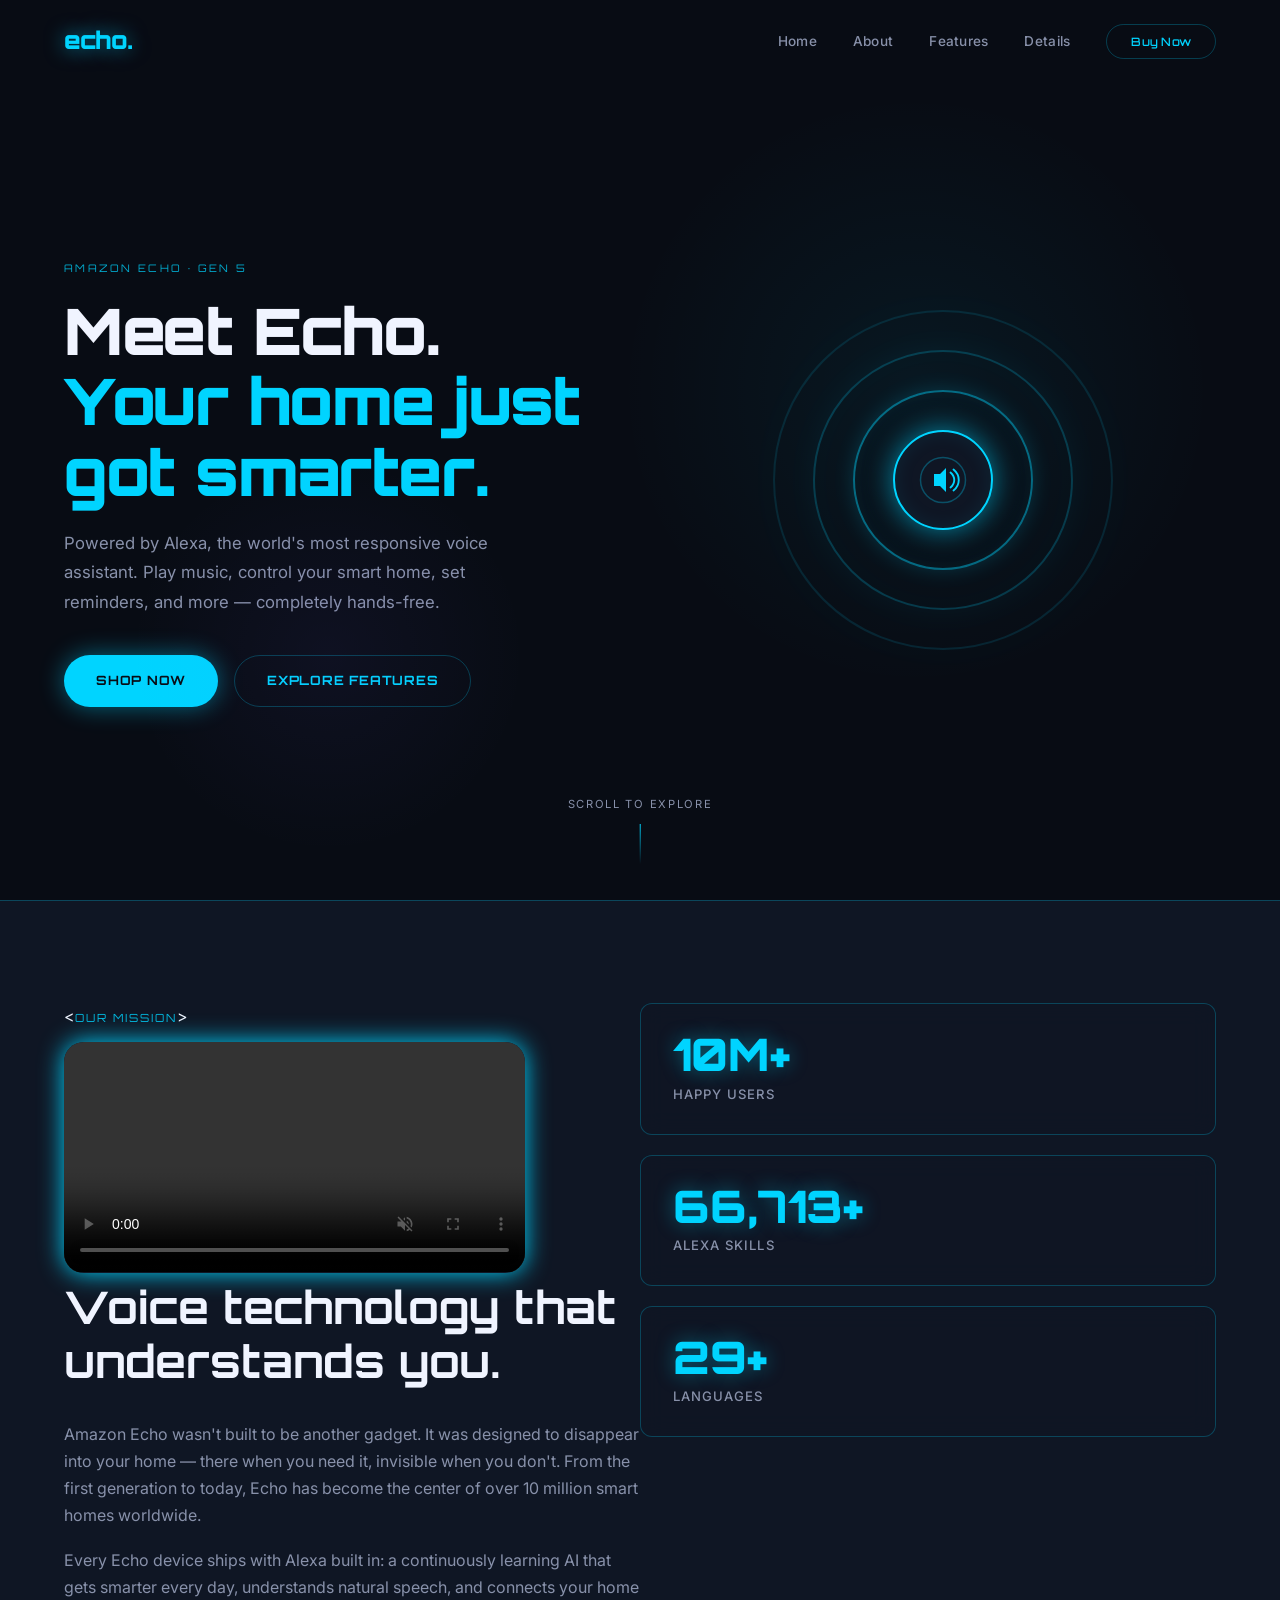
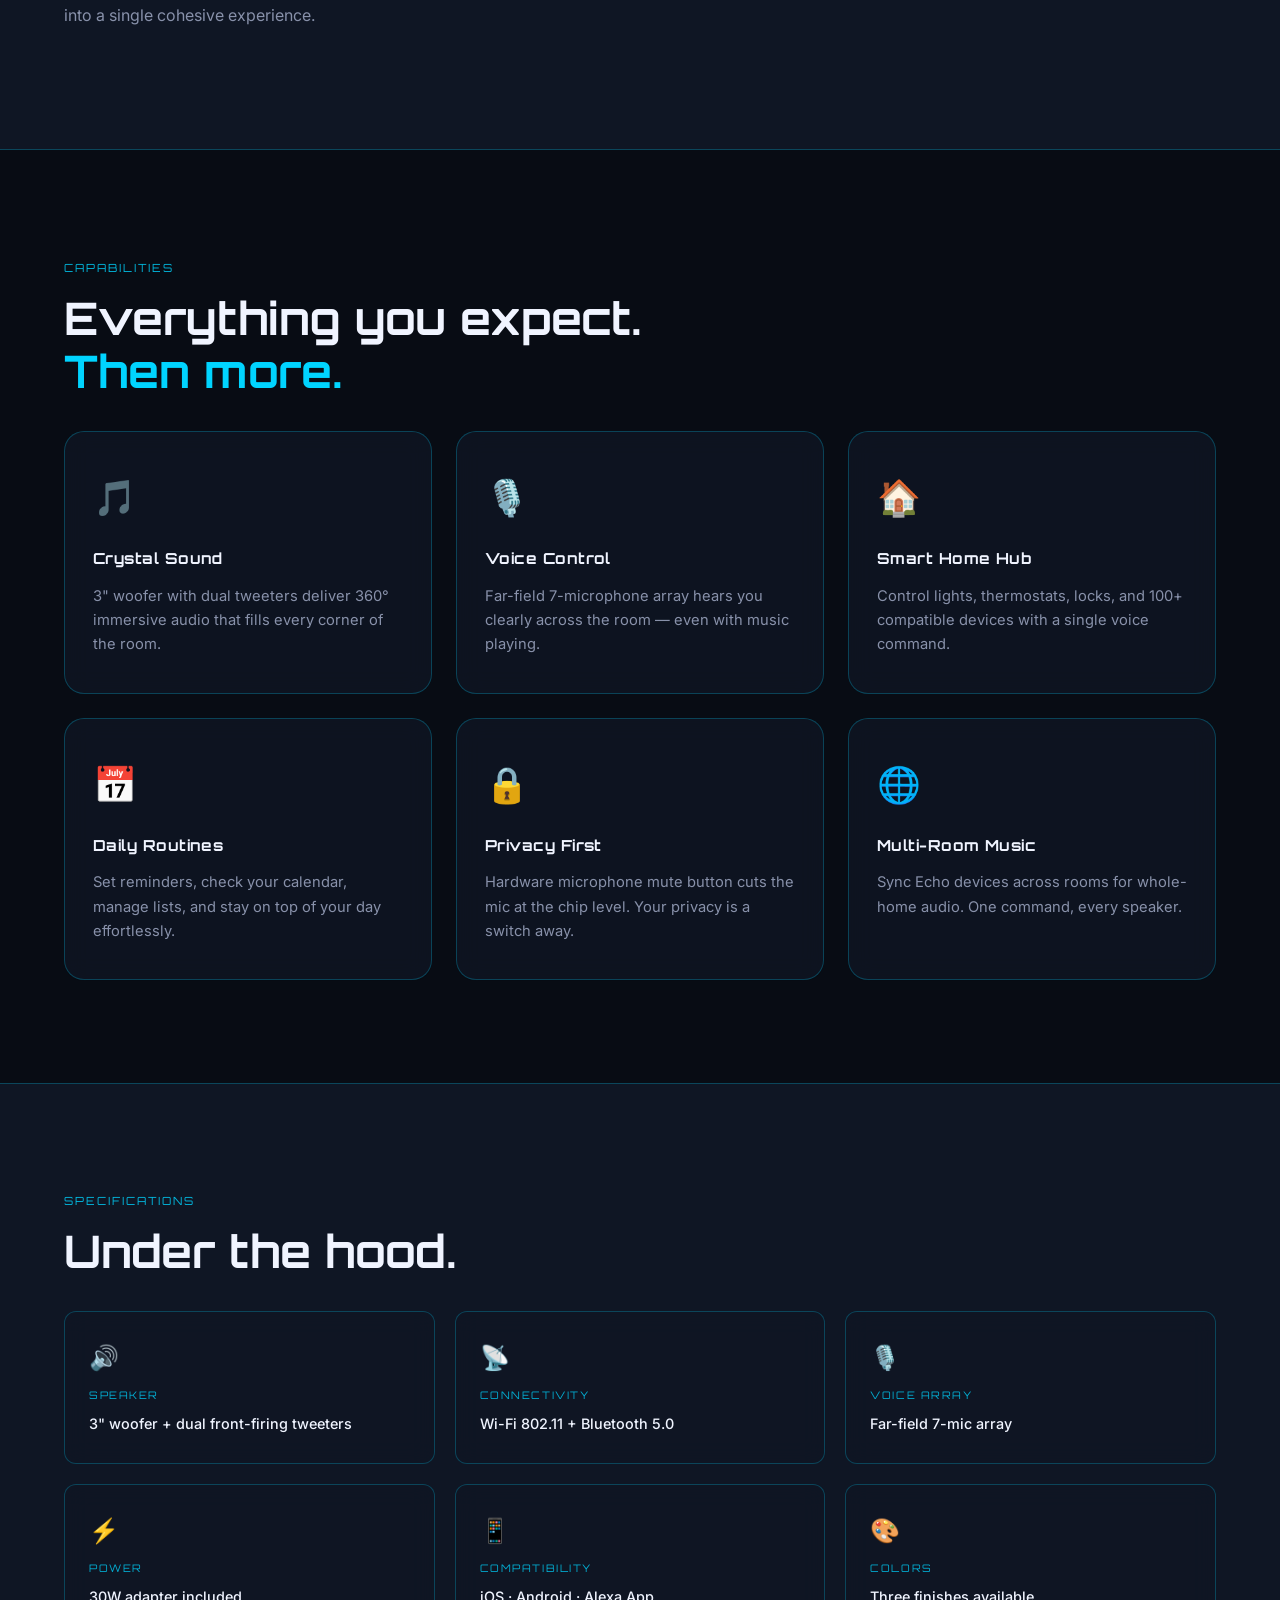
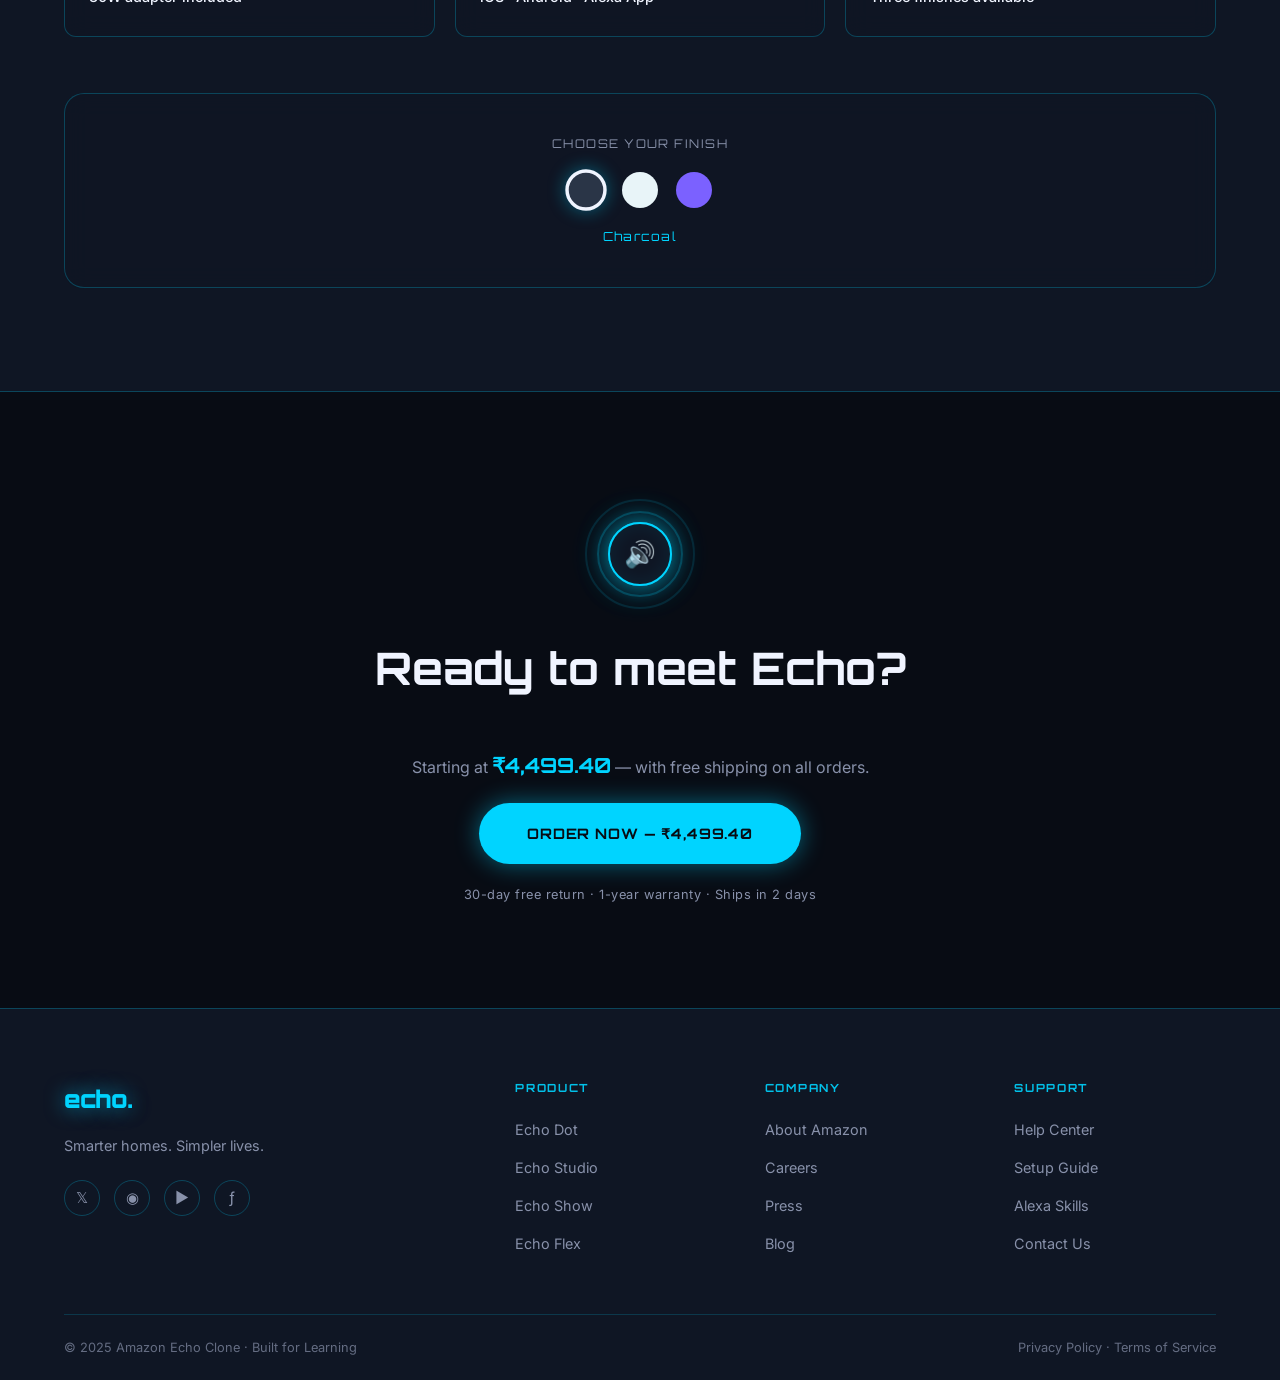
<file: Amazon Product/index.html>
<!DOCTYPE html>
<html lang="en">
<head>
  <meta charset="UTF-8" />
  <meta name="viewport" content="width=device-width, initial-scale=1.0" />
  <title>Echo — Your Home Just Got Smarter</title>
  <link href="https://fonts.googleapis.com/css2?family=Orbitron:wght@400;700;900&family=Inter:wght@300;400;500;600&display=swap" rel="stylesheet" />
  <link rel="stylesheet" href="style.css" />
</head>
<body>

  <!-- ░░ NAVBAR ░░ -->
  <nav class="navbar" id="navbar">
    <div class="nav-container">
      <a href="#home" class="nav-logo">echo.</a>
      <ul class="nav-links" id="navLinks">
        <li><a href="#home">Home</a></li>
        <li><a href="#about">About</a></li>
        <li><a href="#features">Features</a></li>
        <li><a href="#details">Details</a></li>
        <li><a href="#buy" class="nav-cta">Buy Now</a></li>
      </ul>
      <button class="hamburger" id="hamburger" aria-label="Toggle menu">
        <span></span><span></span><span></span>
      </button>
    </div>
  </nav>

  <!-- ░░ HERO ░░ -->
  <section class="hero" id="home">
    <div class="hero-content">
      <div class="hero-text">
        <span class="hero-eyebrow">Amazon Echo · Gen 5</span>
        <h1 class="hero-headline">Meet Echo.<br /><span class="accent-text">Your home just got smarter.</span></h1>
        <p class="hero-sub">Powered by Alexa, the world's most responsive voice assistant. Play music, control your smart home, set reminders, and more — completely hands-free.</p>
        <div class="hero-ctas">
          <a href="#buy" class="btn btn-primary">Shop Now</a>
          <a href="#features" class="btn btn-outline">Explore Features</a>
        </div>
      </div>
      <div class="hero-visual">
        <div class="ring-wrapper">
          <div class="ring ring-outer"></div>
          <div class="ring ring-mid"></div>
          <div class="ring ring-inner"></div>
          <div class="ring-core">
            <svg class="speaker-icon" viewBox="0 0 64 64" fill="none" xmlns="http://www.w3.org/2000/svg">
              <circle cx="32" cy="32" r="30" stroke="currentColor" stroke-width="2" opacity="0.3"/>
              <path d="M20 24H28L36 16V48L28 40H20V24Z" fill="currentColor"/>
              <path d="M42 22C45.5 25 47 28.5 47 32C47 35.5 45.5 39 42 42" stroke="currentColor" stroke-width="2.5" stroke-linecap="round"/>
              <path d="M46 18C51 22 53 27 53 32C53 37 51 42 46 46" stroke="currentColor" stroke-width="2.5" stroke-linecap="round"/>
            </svg>
          </div>
          <div class="wave wave-1"></div>
          <div class="wave wave-2"></div>
          <div class="wave wave-3"></div>
        </div>
      </div>
    </div>
    <div class="hero-scroll-hint">
      <span>Scroll to explore</span>
      <div class="scroll-line"></div>
    </div>
  </section>

  <!-- ░░ ABOUT ░░ -->
  <section class="about reveal" id="about">
    <div class="container">
      <div class="about-grid">
        <div class="about-story">
          <<span class="section-eyebrow">   Our Mission</span>>
         <video controls autoplay muted loop>
        <source src="box.mp4" type="video/mp4">
  
    </video>

          <h2 class="section-title">Voice technology that understands you.</h2>
          <p>Amazon Echo wasn't built to be another gadget. It was designed to disappear into your home — there when you need it, invisible when you don't. From the first generation to today, Echo has become the center of over 10 million smart homes worldwide.</p>
          <p>Every Echo device ships with Alexa built in: a continuously learning AI that gets smarter every day, understands natural speech, and connects your home into a single cohesive experience.</p>
        </div>
        <div class="about-stats">
          <div class="stat-card reveal">
            <span class="stat-number" data-target="10" data-suffix="M+">0</span>
            <span class="stat-label">Happy Users</span>
          </div>
          <div class="stat-card reveal">
            <span class="stat-number" data-target="70000" data-suffix="+">0</span>
            <span class="stat-label">Alexa Skills</span>
          </div>
          <div class="stat-card reveal">
            <span class="stat-number" data-target="30" data-suffix="+">0</span>
            <span class="stat-label">Languages</span>
          </div>
        </div>
      </div>
    </div>
  </section>

  <!-- ░░ FEATURES ░░ -->
  <section class="features reveal" id="features">
    <div class="container">
      <span class="section-eyebrow">Capabilities</span>
      <h2 class="section-title">Everything you expect.<br /><span class="accent-text">Then more.</span></h2>
      <div class="features-grid">

        <div class="feature-card reveal">
          <div class="feature-icon">🎵</div>
          <h3>Crystal Sound</h3>
          <p>3" woofer with dual tweeters deliver 360° immersive audio that fills every corner of the room.</p>
        </div>

        <div class="feature-card reveal">
          <div class="feature-icon">🎙️</div>
          <h3>Voice Control</h3>
          <p>Far-field 7-microphone array hears you clearly across the room — even with music playing.</p>
        </div>

        <div class="feature-card reveal">
          <div class="feature-icon">🏠</div>
          <h3>Smart Home Hub</h3>
          <p>Control lights, thermostats, locks, and 100+ compatible devices with a single voice command.</p>
        </div>

        <div class="feature-card reveal">
          <div class="feature-icon">📅</div>
          <h3>Daily Routines</h3>
          <p>Set reminders, check your calendar, manage lists, and stay on top of your day effortlessly.</p>
        </div>

        <div class="feature-card reveal">
          <div class="feature-icon">🔒</div>
          <h3>Privacy First</h3>
          <p>Hardware microphone mute button cuts the mic at the chip level. Your privacy is a switch away.</p>
        </div>

        <div class="feature-card reveal">
          <div class="feature-icon">🌐</div>
          <h3>Multi-Room Music</h3>
          <p>Sync Echo devices across rooms for whole-home audio. One command, every speaker.</p>
        </div>

      </div>
    </div>
  </section>

  <!-- ░░ DETAILS / SPECS ░░ -->
  <section class="details reveal" id="details">
    <div class="container">
      <span class="section-eyebrow">Specifications</span>
      <h2 class="section-title">Under the hood.</h2>

      <div class="specs-grid">
        <div class="spec-card reveal">
          <span class="spec-icon">🔊</span>
          <span class="spec-label">Speaker</span>
          <span class="spec-value">3" woofer + dual front-firing tweeters</span>
        </div>
        <div class="spec-card reveal">
          <span class="spec-icon">📡</span>
          <span class="spec-label">Connectivity</span>
          <span class="spec-value">Wi-Fi 802.11 + Bluetooth 5.0</span>
        </div>
        <div class="spec-card reveal">
          <span class="spec-icon">🎙️</span>
          <span class="spec-label">Voice Array</span>
          <span class="spec-value">Far-field 7-mic array</span>
        </div>
        <div class="spec-card reveal">
          <span class="spec-icon">⚡</span>
          <span class="spec-label">Power</span>
          <span class="spec-value">30W adapter included</span>
        </div>
        <div class="spec-card reveal">
          <span class="spec-icon">📱</span>
          <span class="spec-label">Compatibility</span>
          <span class="spec-value">iOS · Android · Alexa App</span>
        </div>
        <div class="spec-card reveal">
          <span class="spec-icon">🎨</span>
          <span class="spec-label">Colors</span>
          <span class="spec-value">Three finishes available</span>
        </div>
      </div>

      <!-- Color Switcher -->
      <div class="color-switcher reveal">
        <p class="switcher-label">Choose your finish</p>
        <div class="color-dots">
          <button class="color-dot dot-charcoal active" data-color="#00D4FF" data-name="Charcoal" title="Charcoal"></button>
          <button class="color-dot dot-white" data-color="#E8F4F8" data-name="Glacier White" title="Glacier White"></button>
          <button class="color-dot dot-blue" data-color="#7B61FF" data-name="Deep Sea Blue" title="Deep Sea Blue"></button>
        </div>
        <span class="color-name" id="colorName">Charcoal</span>
      </div>
    </div>
  </section>

  <!-- ░░ BUY CTA ░░ -->
  <section class="buy-cta reveal" id="buy">
    <div class="container">
      <div class="buy-inner">
        <div class="buy-ring-mini">
          <div class="ring ring-outer"></div>
          <div class="ring ring-mid"></div>
          <div class="ring ring-inner"></div>
          <div class="ring-core ring-core-sm">
            <span>🔊</span>
          </div>
        </div>
        <h2 class="section-title">Ready to meet Echo?</h2>
        <p>Starting at <strong class="price accent-text">₹4,499.40</strong> — with free shipping on all orders.</p>
        <a href="#" class="btn btn-primary btn-lg">Order Now — ₹4,499.40 </a>
        <span class="buy-note">30-day free return · 1-year warranty · Ships in 2 days</span>
      </div>
    </div>
  </section>

  <!-- ░░ FOOTER ░░ --> 
  <footer class="footer" id="footer">
    <div class="container">
      <div class="footer-top">
        <div class="footer-brand">
          <a href="#home" class="nav-logo">echo.</a>
          <p>Smarter homes. Simpler lives.</p>
          <div class="footer-socials">
            <a href="#" aria-label="Twitter">𝕏</a>
            <a href="#" aria-label="Instagram">◉</a>
            <a href="#" aria-label="YouTube">▶</a>
            <a href="#" aria-label="Facebook">ƒ</a>
          </div>
        </div>
        <div class="footer-links-group">
          <h4>Product</h4>
          <ul>
            <li><a href="#">Echo Dot</a></li>
            <li><a href="#">Echo Studio</a></li>
            <li><a href="#">Echo Show</a></li>
            <li><a href="#">Echo Flex</a></li>
          </ul>
        </div>
        <div class="footer-links-group">
          <h4>Company</h4>
          <ul>
            <li><a href="#">About Amazon</a></li>
            <li><a href="#">Careers</a></li>
            <li><a href="#">Press</a></li>
            <li><a href="#">Blog</a></li>
          </ul>
        </div>
        <div class="footer-links-group">
          <h4>Support</h4>
          <ul>
            <li><a href="#">Help Center</a></li>
            <li><a href="#">Setup Guide</a></li>
            <li><a href="#">Alexa Skills</a></li>
            <li><a href="#">Contact Us</a></li>
          </ul>
        </div>
      </div>
      <div class="footer-bottom">
        <span>© 2025 Amazon Echo Clone · Built for Learning</span>
        <span>Privacy Policy · Terms of Service</span>
      </div>
    </div>
  </footer>

  <script src="main.js"></script>
</body>
</html>
</file>
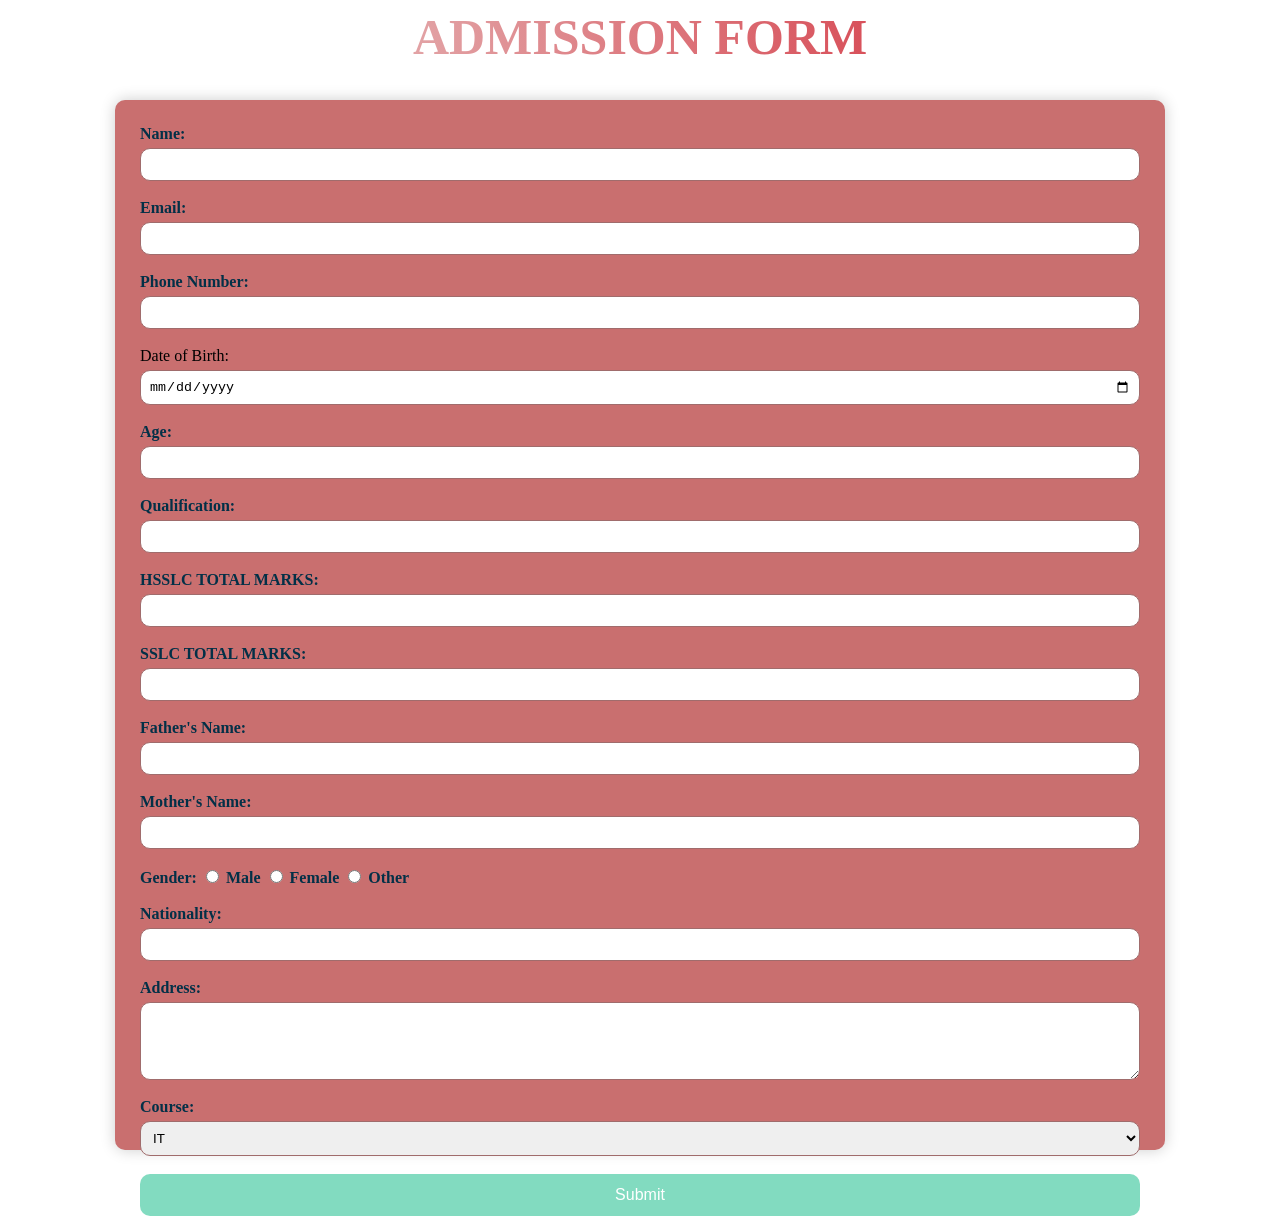
<file: form/index.html>
<!DOCTYPE>
<html>
    <head>
        <title>ADMISSION FORM</title>
        <link rel="stylesheet" href="style.css">

    </head>
    <body>
        <h1>ADMISSION FORM </h1>
        <form style="height: 1000px; width: 1000px;">
            <label for="name">Name:</label>
            <input type="text" id="name" name="name">
            <br><br>
            <label for="email">Email:</label>
            <input type="email" id="email" name="email">    
            <br><br>
            <label for="phone">Phone Number:</label>
            <input type="tel" id="phone" name="phone">
            <br><br>
            <l
            <label for="dob">Date of Birth:</label>
            <input type="date" id="dob" name="dob">     
            <br><br>
            <label for="age">Age:</label>
            <input type="number" id="age" name="age" min="0"    max="120">
            <br><br>
            <label for="qualification">Qualification:</label>
            <input type="text" id="qualification" name="qualification">     
            <br><br>
    

            <label for="marks">HSSLC TOTAL MARKS:</label>
            <input type="number" id="marks" name="marks" min="0" max="600">
            <br><br>

            <label for="SSLC">SSLC TOTAL MARKS:</label>
            <input type="number" id="SSLC" name="SSLC" min="0" max="500">
            <br><br>
            <label for="father_name">Father's Name:</label>
            <input type="text" id="father_name" name="father_name">
            <br><br>
            <label for="mother_name">Mother's Name:</label>
            <input type="text" id="mother_name" name="mother_name">
            <br><br>
            <label for="gender">Gender:</label>
            <input type="radio" id="male" name="gender" value="male">   
            <label for="male">Male</label>
            <input type="radio" id="female" name="gender" value="female">   
            <label for="female">Female</label>
            <input type="radio" id="other" name="gender" value="other">   
            <label for="other">Other</label>    
            <br><br>
            <label for="nationality">   Nationality:</label>
            <input type="text" id="nationality" name="nationality">
            <br><br>
            <label for="address">Address:</label>
            <textarea id="address" name="address" rows="4" cols="50"></textarea>
            <br><br>    
            <label for="course">Course:</label>
            <select id="course" name="course">
                <option value="Information Technology">IT</option>
                <option value="business_administration">Business Administration</option>
                <option value="psychology">Psychology</option>
                <option value="engineering">Engineering</option>
            </select>
            <br><br>
            <input type="submit" value="Submit">

        </form>
</html>
</file>
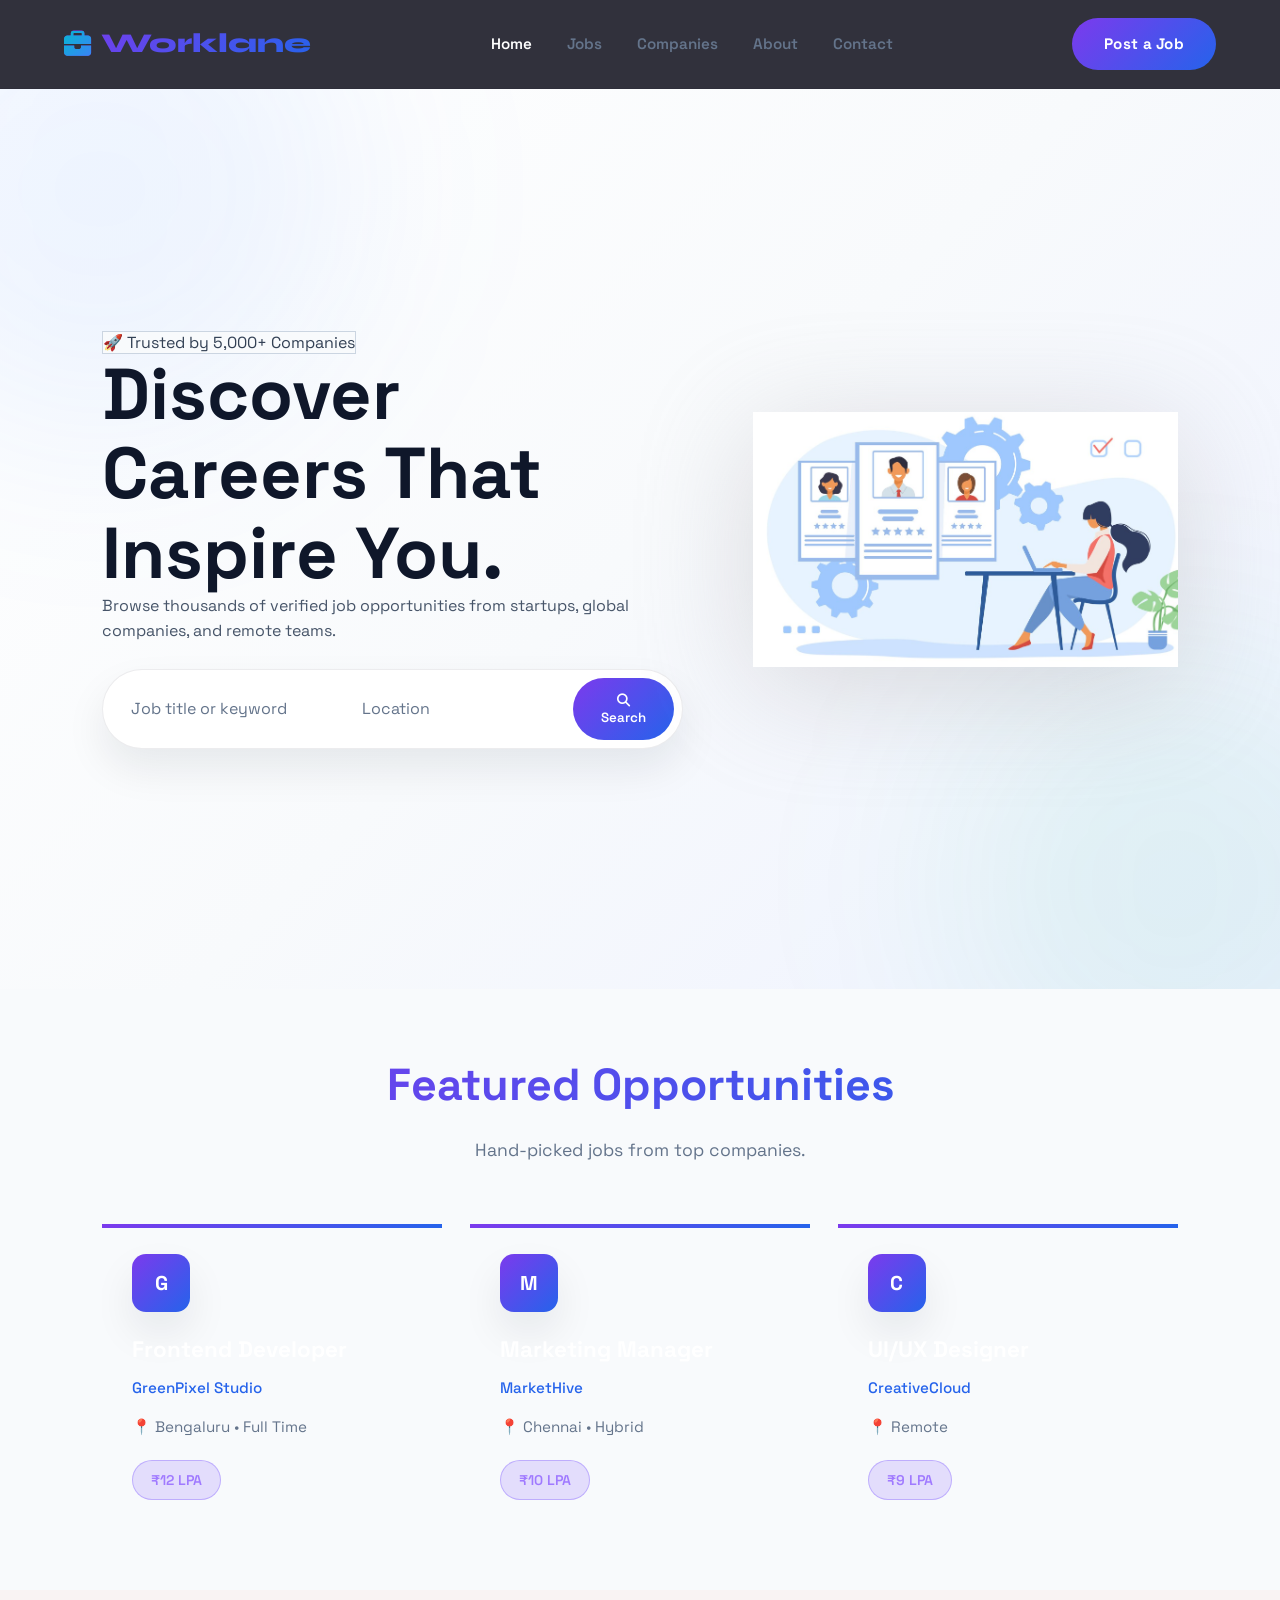
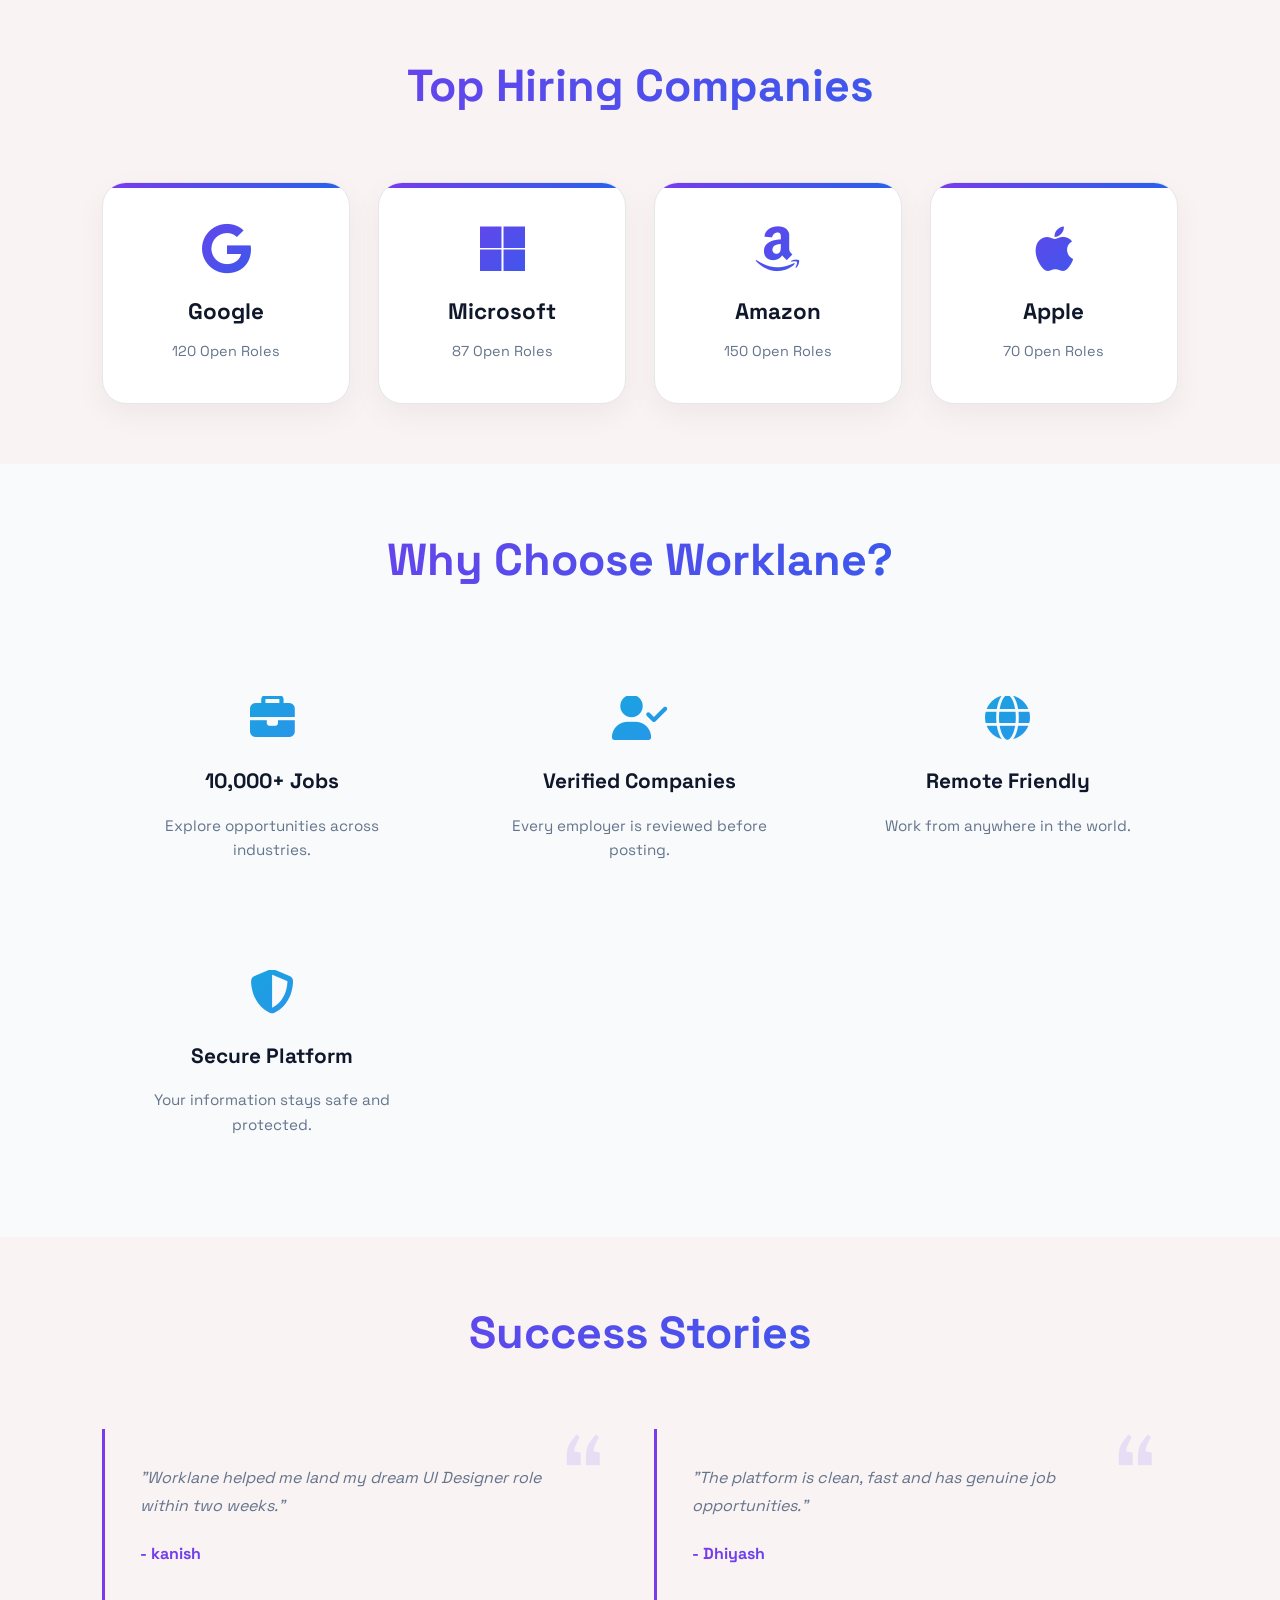
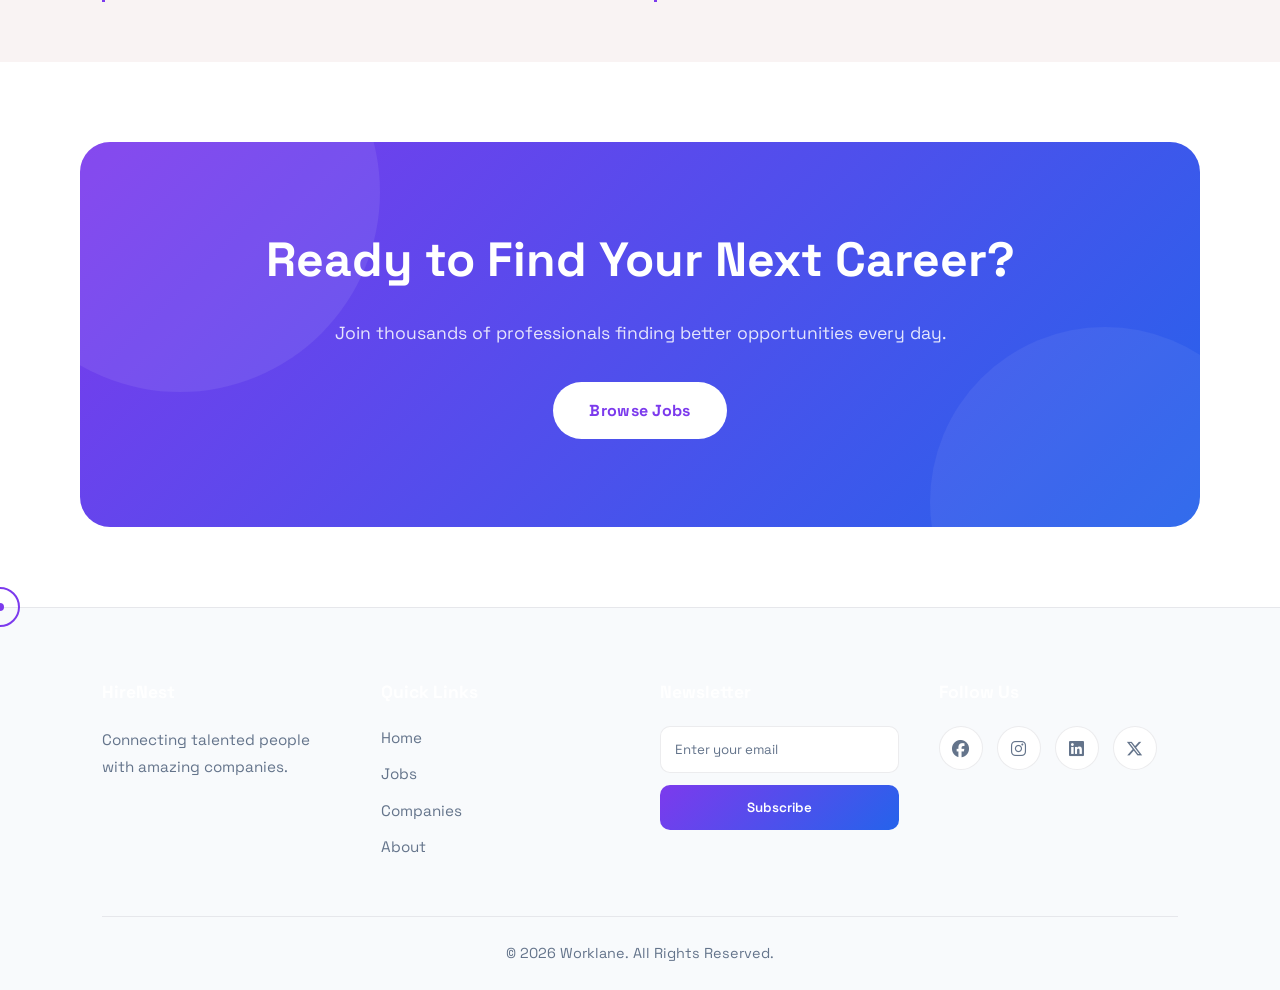
<file: job board/index.html>
<!DOCTYPE html>
<html lang="en">

<head>
    <meta charset="UTF-8">
    <meta name="viewport" content="width=device-width, initial-scale=1.0">
    <title>Worklane| Find Your Dream Job</title>

    <link rel="icon" href="favicon.png" type="image">
    <!-- Google Fonts -->
    <link href="https://fonts.googleapis.com/css2?family=Playfair+Display:wght@600;700&family=Inter:wght@300;400;500;600;700&display=swap" rel="stylesheet">

    <!-- Font Awesome -->
    <link rel="stylesheet"
        href="https://cdnjs.cloudflare.com/ajax/libs/font-awesome/6.5.2/css/all.min.css">

    <!-- CSS -->
    <link rel="stylesheet" href="style.css">

</head>

<body>

    <!-- ================= NAVBAR ================= -->

    <header>

        <nav class="navbar">

            <div class="logo">
                <i class="fa-solid fa-briefcase"></i>
                <span>Worklane</span>
            </div>

            <ul class="nav-links">

                <li><a href="index.html" class="active">Home</a></li>

                <li><a href="jobs.html">Jobs</a></li>

                <li><a href="companies.html">Companies</a></li>

                <li><a href="about.html">About</a></li>

                <li><a href="contact.html">Contact</a></li>

            </ul>

            <a href="post-job.html" class="primary-btn">
                Post a Job
            </a>

        </nav>

    </header>



    <!-- ================= HERO ================= -->

    <section class="hero">

        <div class="hero-left">

            <span class="badge">
                🚀 Trusted by 5,000+ Companies
            </span>

            <h1>
                Discover Careers
                That Inspire You.
            </h1>

            <p>

                Browse thousands of verified job opportunities
                from startups, global companies, and remote teams.

            </p>

            <div class="search-box">

                <input type="text"
                    placeholder="Job title or keyword">

                <input type="text"
                    placeholder="Location">

                <button>

                    <i class="fa-solid fa-magnifying-glass"></i>

                    Search

                </button>

            </div>

        </div>



        <div class="hero-right">

            <img src="job.png"
                alt="Job Search Illustration">

        </div>

    </section>



    <!-- ================= FEATURED JOBS ================= -->

    <section class="featured">

        <div class="section-title">

            <h2>Featured Opportunities</h2>

            <p>
                Hand-picked jobs from top companies.
            </p>

        </div>

        <div class="featured-grid">

            <div class="job-card">

                <div class="company-logo">G</div>

                <h3>Frontend Developer</h3>

                <h4>GreenPixel Studio</h4>

                <p>
                    📍 Bengaluru • Full Time
                </p>

                <span>₹12 LPA</span>

            </div>

            <div class="job-card">

                <div class="company-logo">M</div>

                <h3>Marketing Manager</h3>

                <h4>MarketHive</h4>

                <p>
                    📍 Chennai • Hybrid
                </p>

                <span>₹10 LPA</span>

            </div>

            <div class="job-card">

                <div class="company-logo">C</div>

                <h3>UI/UX Designer</h3>

                <h4>CreativeCloud</h4>

                <p>
                    📍 Remote
                </p>

                <span>₹9 LPA</span>

            </div>

        </div>

    </section>



    <!-- ================= TOP COMPANIES ================= -->

    <section class="companies">

        <div class="section-title">

            <h2>Top Hiring Companies</h2>

        </div>

        <div class="company-grid">

            <div class="company-card">

                <i class="fa-brands fa-google"></i>

                <h3>Google</h3>

                <p>120 Open Roles</p>

            </div>

            <div class="company-card">

                <i class="fa-brands fa-microsoft"></i>

                <h3>Microsoft</h3>

                <p>87 Open Roles</p>

            </div>

            <div class="company-card">

                <i class="fa-brands fa-amazon"></i>

                <h3>Amazon</h3>

                <p>150 Open Roles</p>

            </div>

            <div class="company-card">

                <i class="fa-brands fa-apple"></i>

                <h3>Apple</h3>

                <p>70 Open Roles</p>

            </div>

        </div>

    </section>



    <!-- ================= WHY US ================= -->

    <section class="why-us">

        <div class="section-title">

            <h2>Why Choose Worklane?</h2>

        </div>

        <div class="features-grid">

            <div class="feature">

                <i class="fa-solid fa-briefcase"></i>

                <h3>10,000+ Jobs</h3>

                <p>
                    Explore opportunities across industries.
                </p>

            </div>

            <div class="feature">

                <i class="fa-solid fa-user-check"></i>

                <h3>Verified Companies</h3>

                <p>
                    Every employer is reviewed before posting.
                </p>

            </div>

            <div class="feature">

                <i class="fa-solid fa-globe"></i>

                <h3>Remote Friendly</h3>

                <p>
                    Work from anywhere in the world.
                </p>

            </div>

            <div class="feature">

                <i class="fa-solid fa-shield-halved"></i>

                <h3>Secure Platform</h3>

                <p>
                    Your information stays safe and protected.
                </p>

            </div>

        </div>

    </section>



    <!-- ================= TESTIMONIALS ================= -->

    <section class="testimonials">

        <div class="section-title">

            <h2>Success Stories</h2>

        </div>

        <div class="testimonial-grid">

        
            <div class="testimonial">

                <p>

                    "Worklane helped me land my dream UI Designer
                    role within two weeks."

                </p>

                <h4>- kanish</h4>

            </div>

            <div class="testimonial">

                <p>

                    "The platform is clean, fast and has genuine
                    job opportunities."

                </p>

                <h4>- Dhiyash</h4>

            </div>

        </div>

    </section>
    <!-- ================= CTA ================= -->

    <section class="cta">

        <h2>
            Ready to Find Your Next Career?
        </h2>

        <p>

            Join thousands of professionals finding
            better opportunities every day.

        </p>

        <a href="jobs.html" class="primary-btn">

            Browse Jobs

        </a>

    </section>
    <div class="cursor"></div>
<div class="cursor-dot"></div>



    <!-- ================= FOOTER ================= -->

    <footer>

        <div class="footer-container">

            <div>

                <h3>HireNest</h3>

                <p>

                    Connecting talented people
                    with amazing companies.

                </p>

            </div>

            <div>

                <h4>Quick Links</h4>

                <a href="index.html">Home</a>

                <a href="jobs.html">Jobs</a>

                <a href="companies.html">Companies</a>

                <a href="about.html">About</a>

            </div>

            <div>

                <h4>Newsletter</h4>

                <input type="email"
                    placeholder="Enter your email">

                <button>

                    Subscribe

                </button>

            </div>

            <div>

                <h4>Follow Us</h4>

                <div class="social">

                    <i class="fab fa-facebook"></i>

                    <i class="fab fa-instagram"></i>

                    <i class="fab fa-linkedin"></i>

                    <i class="fab fa-x-twitter"></i>

                </div>

            </div>

        </div>

        <hr>

        <p class="copyright">

            © 2026 Worklane. All Rights Reserved.

        </p>

    </footer>
    <div id="jobs-container"></div>

    <script src="script.js"></script>
</body>

</html>
</file>
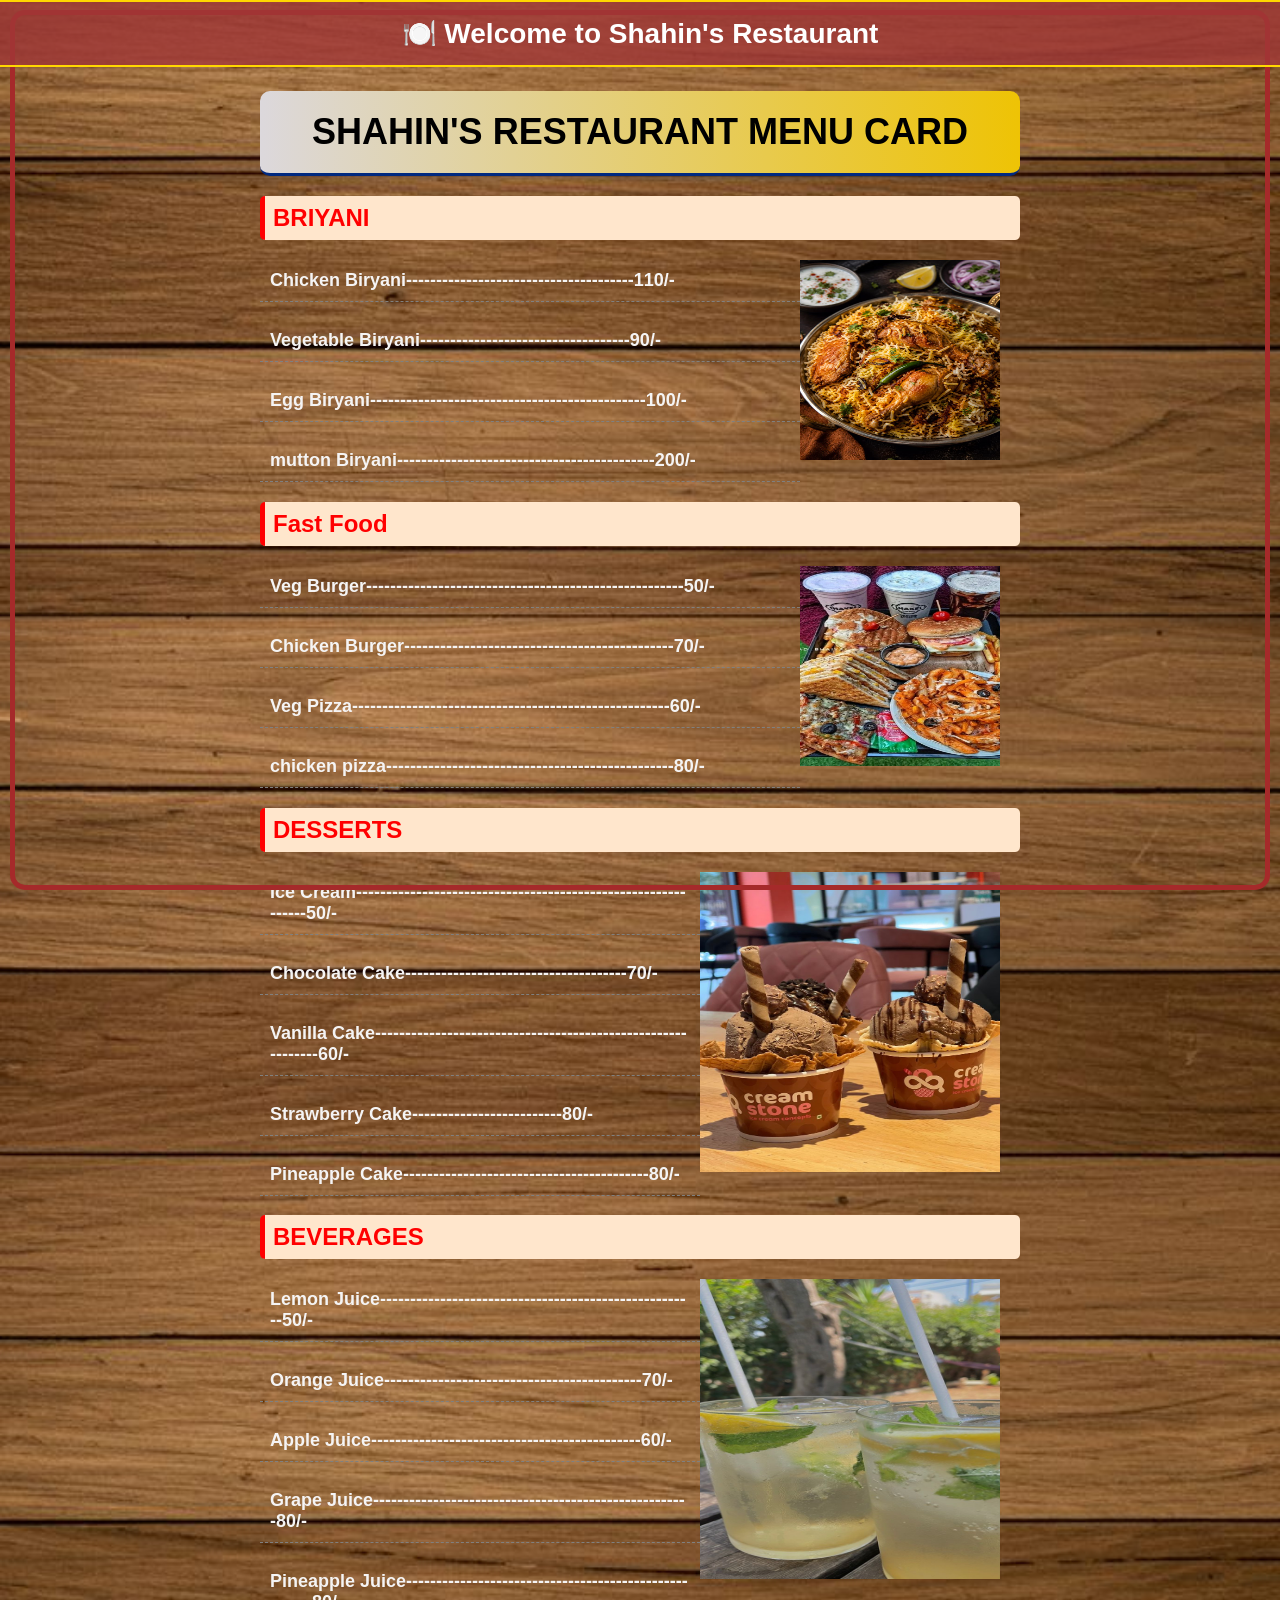
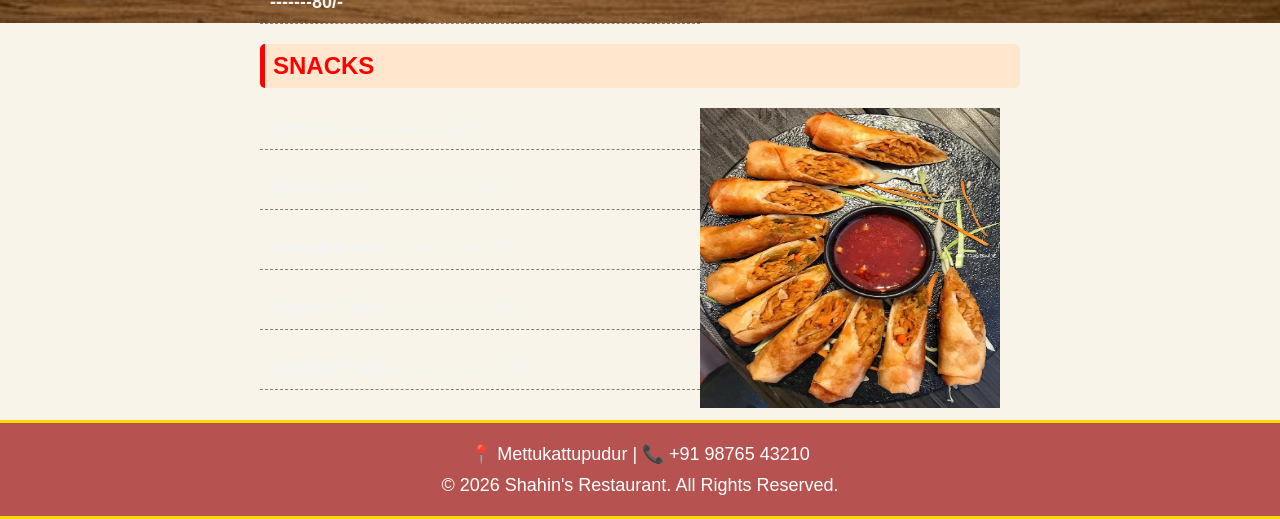
<file: menu/index.html>
<!DOCTYPE html>
<html>
    <head>
        <link rel="stylesheet" type="text/css" href="style.css">
        <title>Restaurant Menu Card</title>
    </head>
<header id="main-header">
    <h3>🍽️ Welcome to Shahin's Restaurant</h3>
</header>
<body>
<div class="menu-card">
    <h1>SHAHIN'S RESTAURANT MENU CARD</h1> 
    <h2>BRIYANI</h2>
    <img src="briyani.jpg" style="float:right; margin-right: 20px; width: 200px; height: 200px;">
    <p><a href="https://www.cubesnjuliennes.com/chicken-biryani-recipe/">Chicken Biryani--------------------------------------110/-</a></p>
    <p><a href="https://www.cubesnjuliennes.com/vegetable-biryani-recipe/">Vegetable Biryani-----------------------------------90/-</a></p>
    <p><a href="https://www.cubesnjuliennes.com/egg-biryani-recipe/">Egg Biryani----------------------------------------------100/-</a></p>
    <p><a href="https://www.cubesnjuliennes.com/lamb-biryani-recipe/">mutton Biryani-------------------------------------------200/-</a></p>
    <h2>Fast Food</h2>
    <img src="snacks.jpg" style="float:right; margin-right: 20px; width: 200px; height: 200px;">
    <p><a href="https://www.vegrecipesofindia.com/veg-burger-recipe-veggie-burger/">Veg Burger-----------------------------------------------------50/-</a></p>
    <p><a href="https://www.delish.com/cooking/recipe-ideas/a13513/chicken-burgers-recipe-mslo1010/">Chicken Burger---------------------------------------------70/-</a></p>
    <p><a href="https://www.vegrecipesofindia.com/veg-pizza-recipe-vegetable-pizza/">Veg Pizza-----------------------------------------------------60/-</a></p>
    <p><a href="https://olivesandlamb.com/chicken-parmesan-pizza/">chicken pizza------------------------------------------------80/-</a></p>
   
    <h2>DESSERTS</h2>
    <img src="icecreammmmm.jpg" style="float:right; margin-right: 20px; width: 300px; height: 300px;">
    <p><a href="https://en.wikipedia.org/wiki/Ice_cream">Ice Cream-------------------------------------------------------------50/-</a></p>
    <p><a href="https://www.indianhealthyrecipes.com/chocolate-cake-recipe/">Chocolate Cake-------------------------------------70/-</a></p>
    <p><a href="https://thescranline.com/vanilla-cake/">Vanilla Cake------------------------------------------------------------60/-</a></p>
    <p><a href="https://www.rainbownourishments.com/small-batch-vegan-strawberry-cake/">Strawberry Cake-------------------------80/-</a></p>
    <p><a href="https://kirbiecravings.com/4-ingredient-pineapple-cake/">Pineapple Cake-----------------------------------------80/-</a></p>
    <h2>BEVERAGES</h2>
    <img src="juice.jpg" style="float:right; margin-right: 20px; width: 300px; height: 300px;">
    <p><a href="https://www.recipevibes.com/lemon-juice-recipe/">Lemon Juice-----------------------------------------------------50/-</a></p>
    <p><a href="https://www.indianhealthyrecipes.com/orange-juice-recipe/">Orange Juice-------------------------------------------70/-</a></p>
    <p><a href="https://www.indianhealthyrecipes.com/apple-juice-recipe/">Apple Juice---------------------------------------------60/-</a></p>
    <p><a href="https://foodviva.com/juice-recipes/grape-juice/">Grape Juice-----------------------------------------------------80/-</a></p>   
    <p><a href="https://www.dole.com/en-ca/produce/pineapple">Pineapple Juice------------------------------------------------------80/-</a></p>
    <h2>SNACKS</h2>
    <img src="last.jpg" style="float:right; margin-right: 20px; width: 300px; height: 300px;">
    <p><a href="https://www.indianhealthyrecipes.com/samosa-recipe-make-samosa/">Samosa-------------------20</a></p>
    <p><a href="https://www.cubesnjuliennes.com/baked-vegetable-spring-rolls-veg-spring-roll-recipe/">Spring Roll-------------------30</a></p>
    <p><a href="https://recipes.timesofindia.com/recipes/french-fries/rs54659021.cms">French Fries-------------------40</a></p>
    <p><a href="https://www.cookwithmanali.com/paneer-tikka/">Paneer Tikka-------------------50</a></p>
    <p><a href="https://www.eitanbernath.com/2020/10/22/chicken-tikka/">Chicken Tikka-------------------60</a></p>
</body>
</div>
<footer id="main-footer">
    <p>📍 Mettukattupudur | 📞 +91 98765 43210</p>
    <p>&copy; 2026 Shahin's Restaurant. All Rights Reserved.</p>
</footer>
</html>
</file>
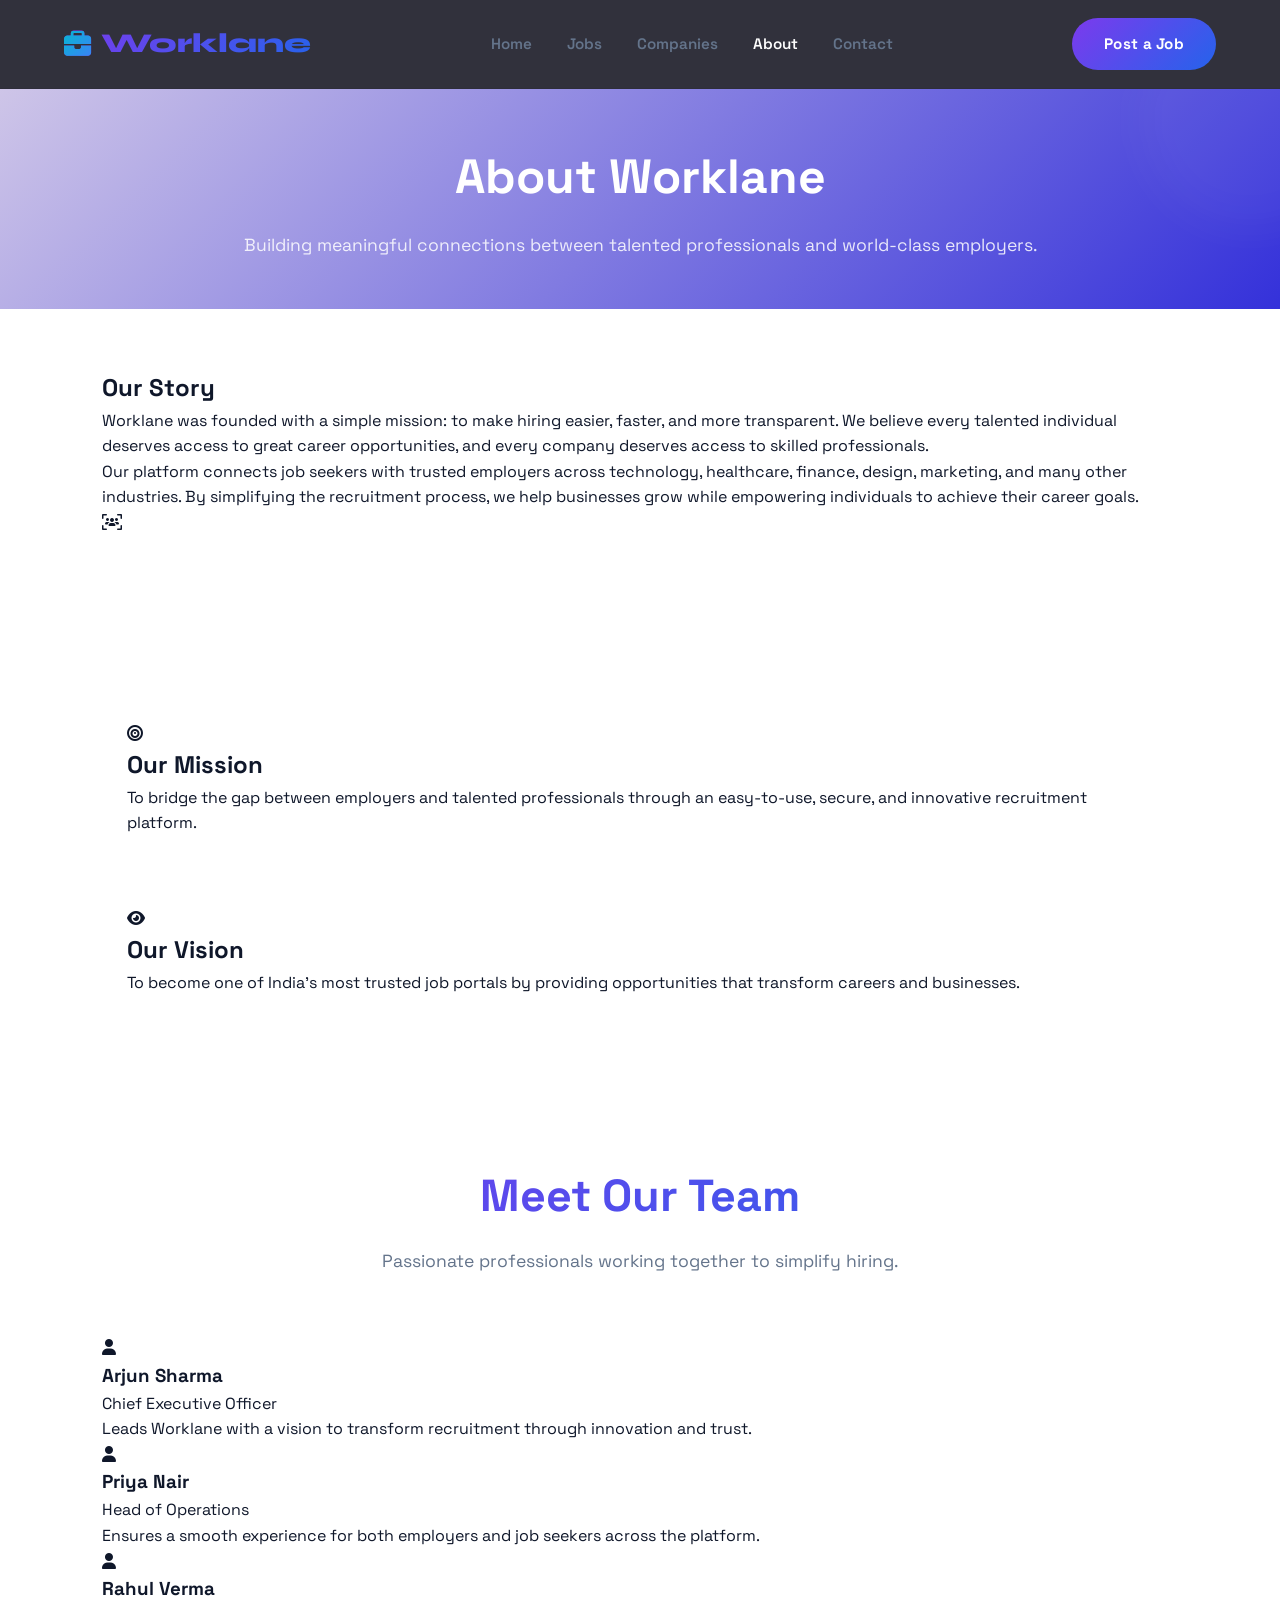
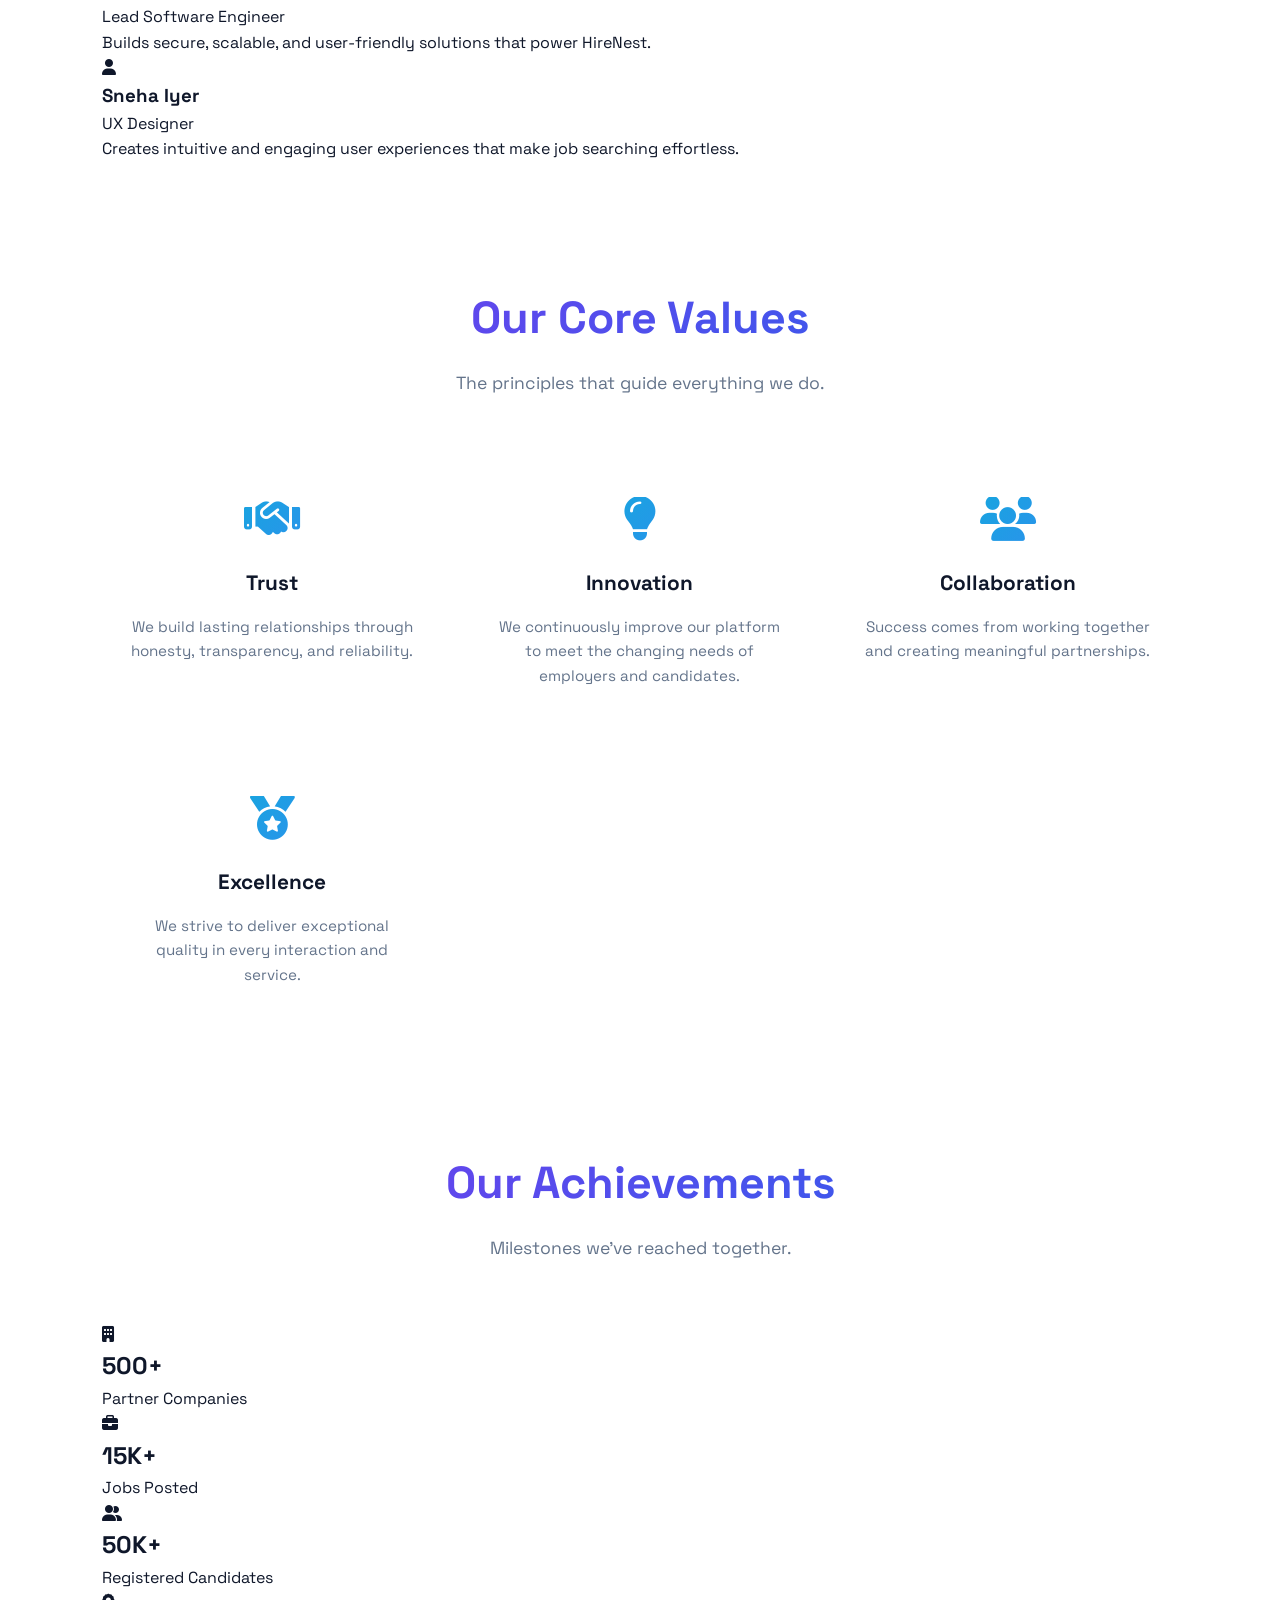
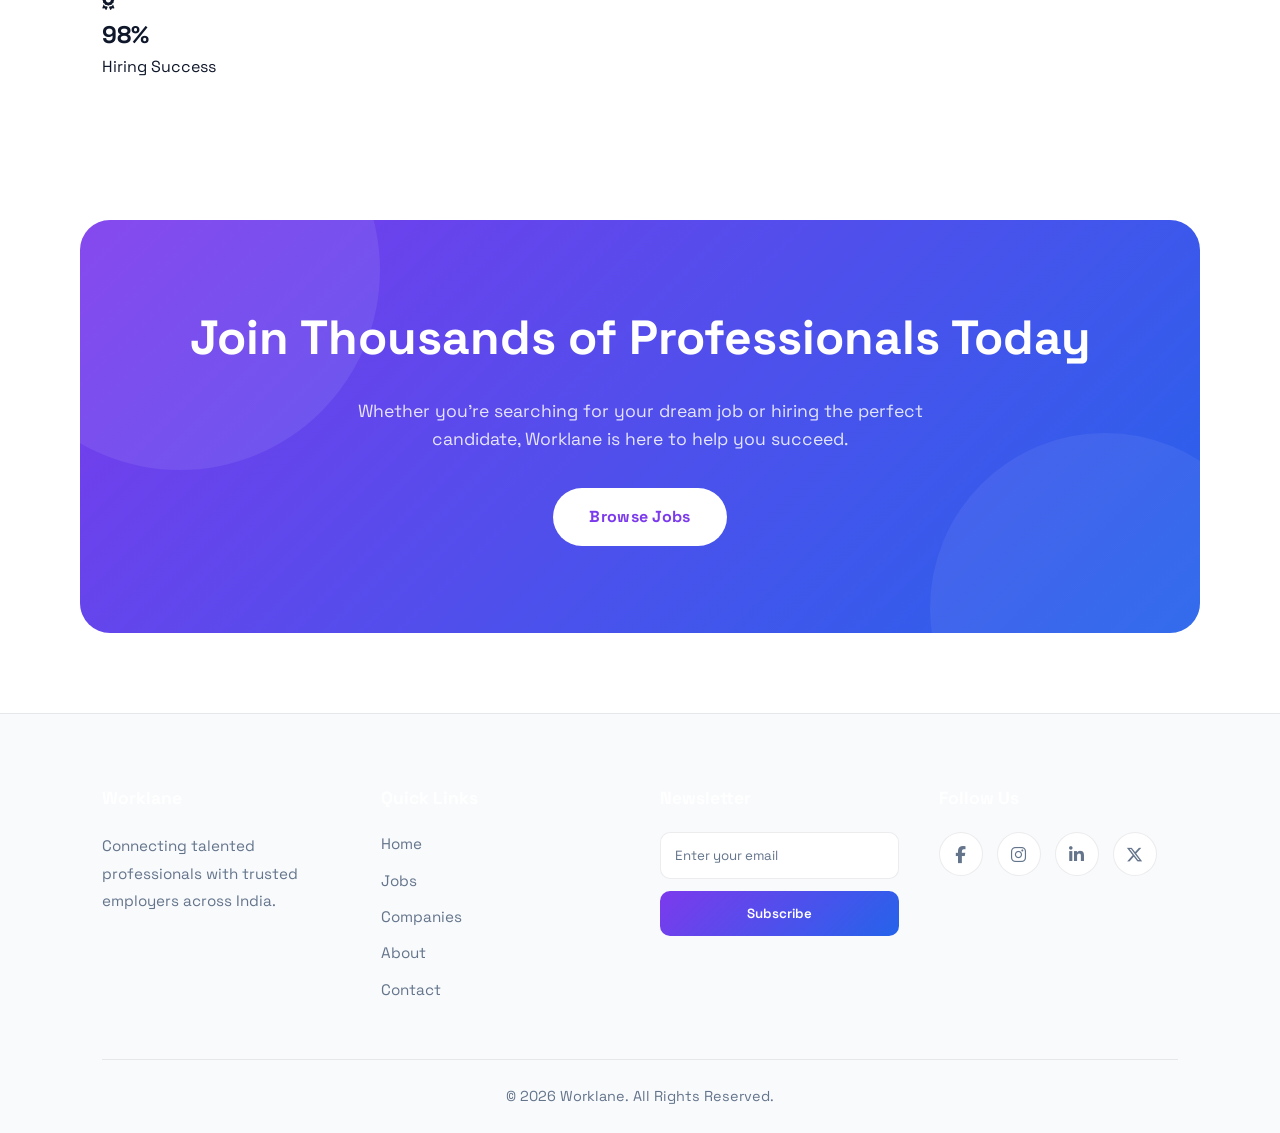
<file: job board/about.html>
<!DOCTYPE html>
<html lang="en">

<head>

    <meta charset="UTF-8">

    <meta name="viewport"
        content="width=device-width, initial-scale=1.0">
    <link rel="icon" href="favicon.png" type="image">
    <title>About Us | Worklane</title>

    <!-- Google Fonts -->

    <link href="https://fonts.googleapis.com/css2?family=Playfair+Display:wght@600;700&family=Inter:wght@300;400;500;600;700&display=swap"
        rel="stylesheet">

    <!-- Font Awesome -->

    <link rel="stylesheet"
        href="https://cdnjs.cloudflare.com/ajax/libs/font-awesome/6.5.2/css/all.min.css">

    <!-- Main CSS -->

    <link rel="stylesheet"
        href="style.css">

</head>

<body>

    <!-- ================= NAVBAR ================= -->

    <header>

        <nav class="navbar">

            <div class="logo">

                <i class="fa-solid fa-briefcase"></i>

                <span>Worklane</span>

            </div>

            <ul class="nav-links">

                <li><a href="index.html">Home</a></li>

                <li><a href="jobs.html">Jobs</a></li>

                <li><a href="companies.html">Companies</a></li>

                <li><a href="about.html" class="active">About</a></li>

                <li><a href="contact.html">Contact</a></li>

            </ul>

            <a href="post-job.html"
                class="primary-btn">

                Post a Job

            </a>

        </nav>

    </header>

    <!-- ================= HERO ================= -->

    <section class="page-header">

        <h1>

            About Worklane

        </h1>

        <p>

            Building meaningful connections between talented professionals and world-class employers.

        </p>

    </section>

    <!-- ================= OUR STORY ================= -->

    <section class="about-section">

        <div class="about-content">

            <div class="about-text">

                <h2>Our Story</h2>

                <p>

                    Worklane was founded with a simple mission: to make hiring easier, faster, and more transparent. We believe every talented individual deserves access to great career opportunities, and every company deserves access to skilled professionals.

                </p>

                <p>

                    Our platform connects job seekers with trusted employers across technology, healthcare, finance, design, marketing, and many other industries. By simplifying the recruitment process, we help businesses grow while empowering individuals to achieve their career goals.
                    
                </p>

            </div>

            <div class="about-image">

                <i class="fa-solid fa-users-viewfinder"></i>

            </div>

        </div>

    </section>

    <!-- ================= MISSION & VISION ================= -->

    <section class="mission-vision">

        <div class="mission-card">

            <i class="fa-solid fa-bullseye"></i>

            <h2>Our Mission</h2>

            <p>

                To bridge the gap between employers and talented professionals through an easy-to-use, secure, and innovative recruitment platform.

            </p>

        </div>

        <div class="mission-card">

            <i class="fa-solid fa-eye"></i>

            <h2>Our Vision</h2>

            <p>

                To become one of India's most trusted job portals by providing opportunities that transform careers and businesses.

            </p>

        </div>

    </section>

        <!-- ================= OUR TEAM ================= -->

    <section class="team-section">

        <div class="section-title">

            <h2>Meet Our Team</h2>

            <p>

                Passionate professionals working together to simplify hiring.

            </p>

        </div>

        <div class="team-grid">

            <div class="team-card">

                <div class="team-avatar">

                    <i class="fa-solid fa-user"></i>

                </div>

                <h3>Arjun Sharma</h3>

                <p class="role">Chief Executive Officer</p>

                <p>

                    Leads Worklane with a vision to transform recruitment through innovation and trust.

                </p>

            </div>

            <div class="team-card">

                <div class="team-avatar">

                    <i class="fa-solid fa-user"></i>

                </div>

                <h3>Priya Nair</h3>

                <p class="role">Head of Operations</p>

                <p>

                    Ensures a smooth experience for both employers and job seekers across the platform.

                </p>

            </div>

            <div class="team-card">

                <div class="team-avatar">

                    <i class="fa-solid fa-user"></i>

                </div>

                <h3>Rahul Verma</h3>

                <p class="role">Lead Software Engineer</p>

                <p>

                    Builds secure, scalable, and user-friendly solutions that power HireNest.

                </p>

            </div>

            <div class="team-card">

                <div class="team-avatar">

                    <i class="fa-solid fa-user"></i>

                </div>

                <h3>Sneha Iyer</h3>

                <p class="role">UX Designer</p>

                <p>

                    Creates intuitive and engaging user experiences that make job searching effortless.

                </p>

            </div>

        </div>

    </section>

    <!-- ================= CORE VALUES ================= -->

    <section class="values-section">

        <div class="section-title">

            <h2>Our Core Values</h2>

            <p>

                The principles that guide everything we do.

            </p>

        </div>

        <div class="features-grid">

            <div class="feature">

                <i class="fa-solid fa-handshake"></i>

                <h3>Trust</h3>

                <p>

                    We build lasting relationships through honesty, transparency, and reliability.

                </p>

            </div>

            <div class="feature">

                <i class="fa-solid fa-lightbulb"></i>

                <h3>Innovation</h3>

                <p>

                    We continuously improve our platform to meet the changing needs of employers and candidates.

                </p>

            </div>

            <div class="feature">

                <i class="fa-solid fa-users"></i>

                <h3>Collaboration</h3>

                <p>

                    Success comes from working together and creating meaningful partnerships.

                </p>

            </div>

            <div class="feature">

                <i class="fa-solid fa-medal"></i>

                <h3>Excellence</h3>

                <p>

                    We strive to deliver exceptional quality in every interaction and service.

                </p>

            </div>

        </div>

    </section>

    <!-- ================= ACHIEVEMENTS ================= -->

    <section class="company-stats">

        <div class="section-title">

            <h2>Our Achievements</h2>

            <p>

                Milestones we've reached together.

            </p>

        </div>

        <div class="stats-grid">

            <div class="stat-card">

                <i class="fa-solid fa-building"></i>

                <h2>500+</h2>

                <p>Partner Companies</p>

            </div>

            <div class="stat-card">

                <i class="fa-solid fa-briefcase"></i>

                <h2>15K+</h2>

                <p>Jobs Posted</p>

            </div>

            <div class="stat-card">

                <i class="fa-solid fa-user-group"></i>

                <h2>50K+</h2>

                <p>Registered Candidates</p>

            </div>

            <div class="stat-card">

                <i class="fa-solid fa-award"></i>

                <h2>98%</h2>

                <p>Hiring Success</p>

            </div>

        </div>

    </section>

        <!-- ================= CALL TO ACTION ================= -->

    <section class="cta">

        <h2>

            Join Thousands of Professionals Today

        </h2>

        <p>

            Whether you're searching for your dream job or hiring the perfect candidate,
         Worklane is here to help you succeed.

        </p>

        <div class="cta-buttons">

            <a href="jobs.html" class="primary-btn">

                Browse Jobs

            </a>

        </div>

    </section>

    <!-- ================= FOOTER ================= -->

    <footer>

        <div class="footer-container">

            <div>

                <h3>Worklane</h3>

                <p>

                    Connecting talented professionals with trusted employers across India.

                </p>

            </div>

            <div>

                <h4>Quick Links</h4>

                <a href="index.html">Home</a>

                <a href="jobs.html">Jobs</a>

                <a href="companies.html">Companies</a>

                <a href="about.html">About</a>

                <a href="contact.html">Contact</a>

            </div>

            <div>

                <h4>Newsletter</h4>

                <input
                    type="email"
                    placeholder="Enter your email">

                <button>

                    Subscribe

                </button>

            </div>

            <div>

                <h4>Follow Us</h4>

                <div class="social">

                    <i class="fab fa-facebook-f"></i>

                    <i class="fab fa-instagram"></i>

                    <i class="fab fa-linkedin-in"></i>

                    <i class="fab fa-x-twitter"></i>

                </div>

            </div>

        </div>

        <hr>

        <p class="copyright">

            © 2026 Worklane. All Rights Reserved.

        </p>

    </footer>

    <script src="script.js"></script>

</body>

</html>
</file>
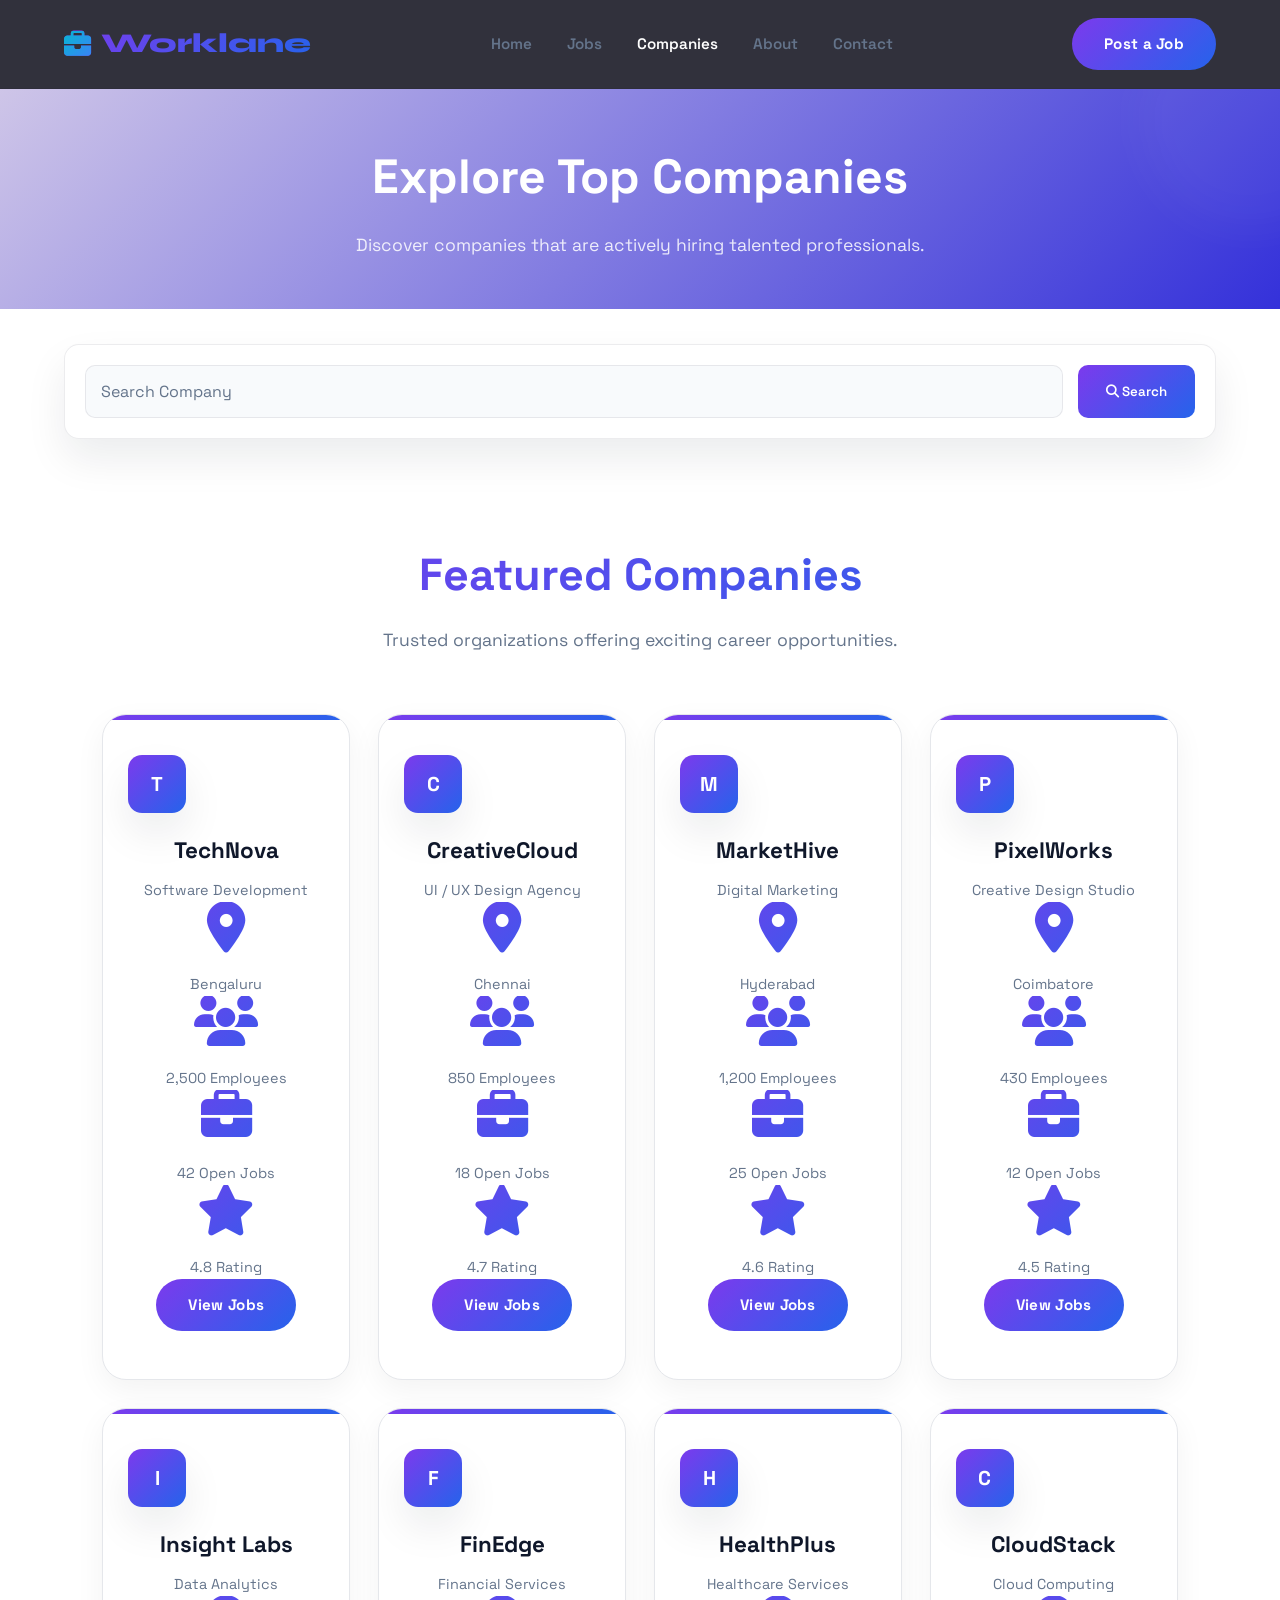
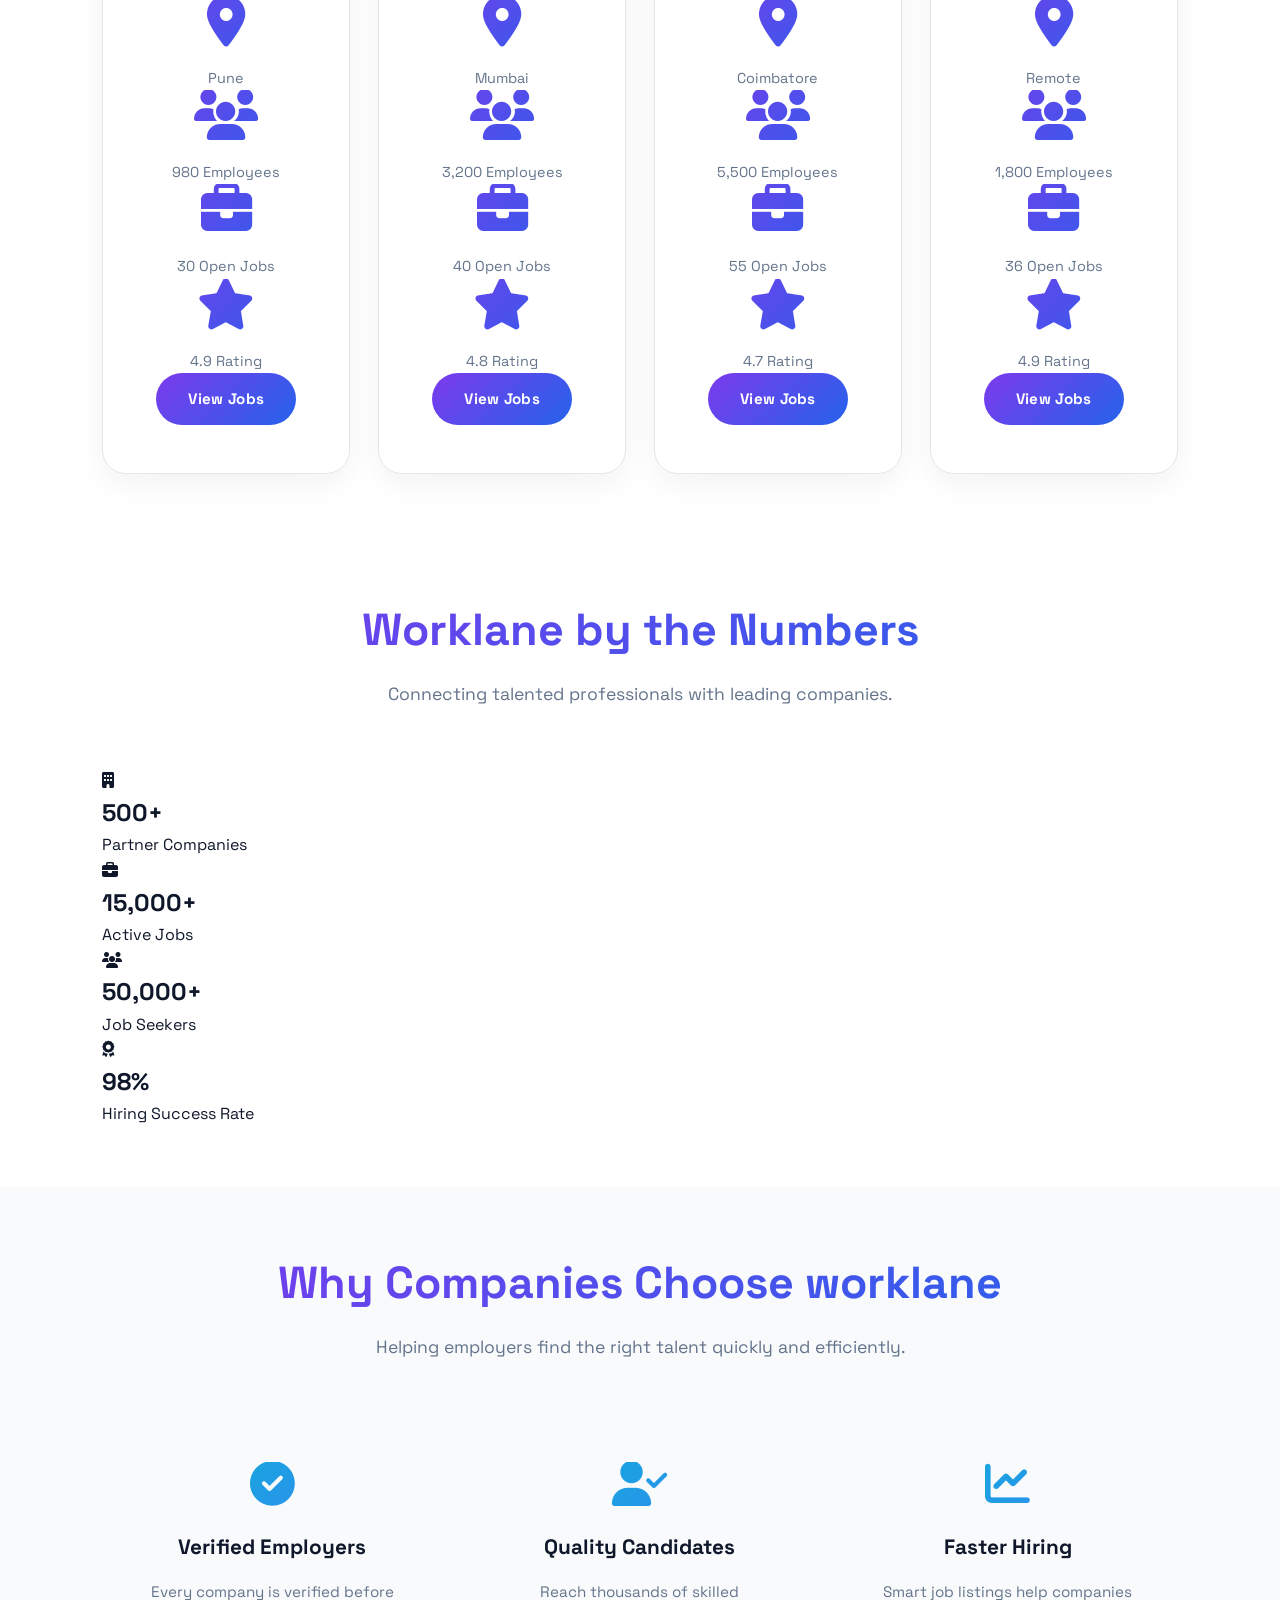
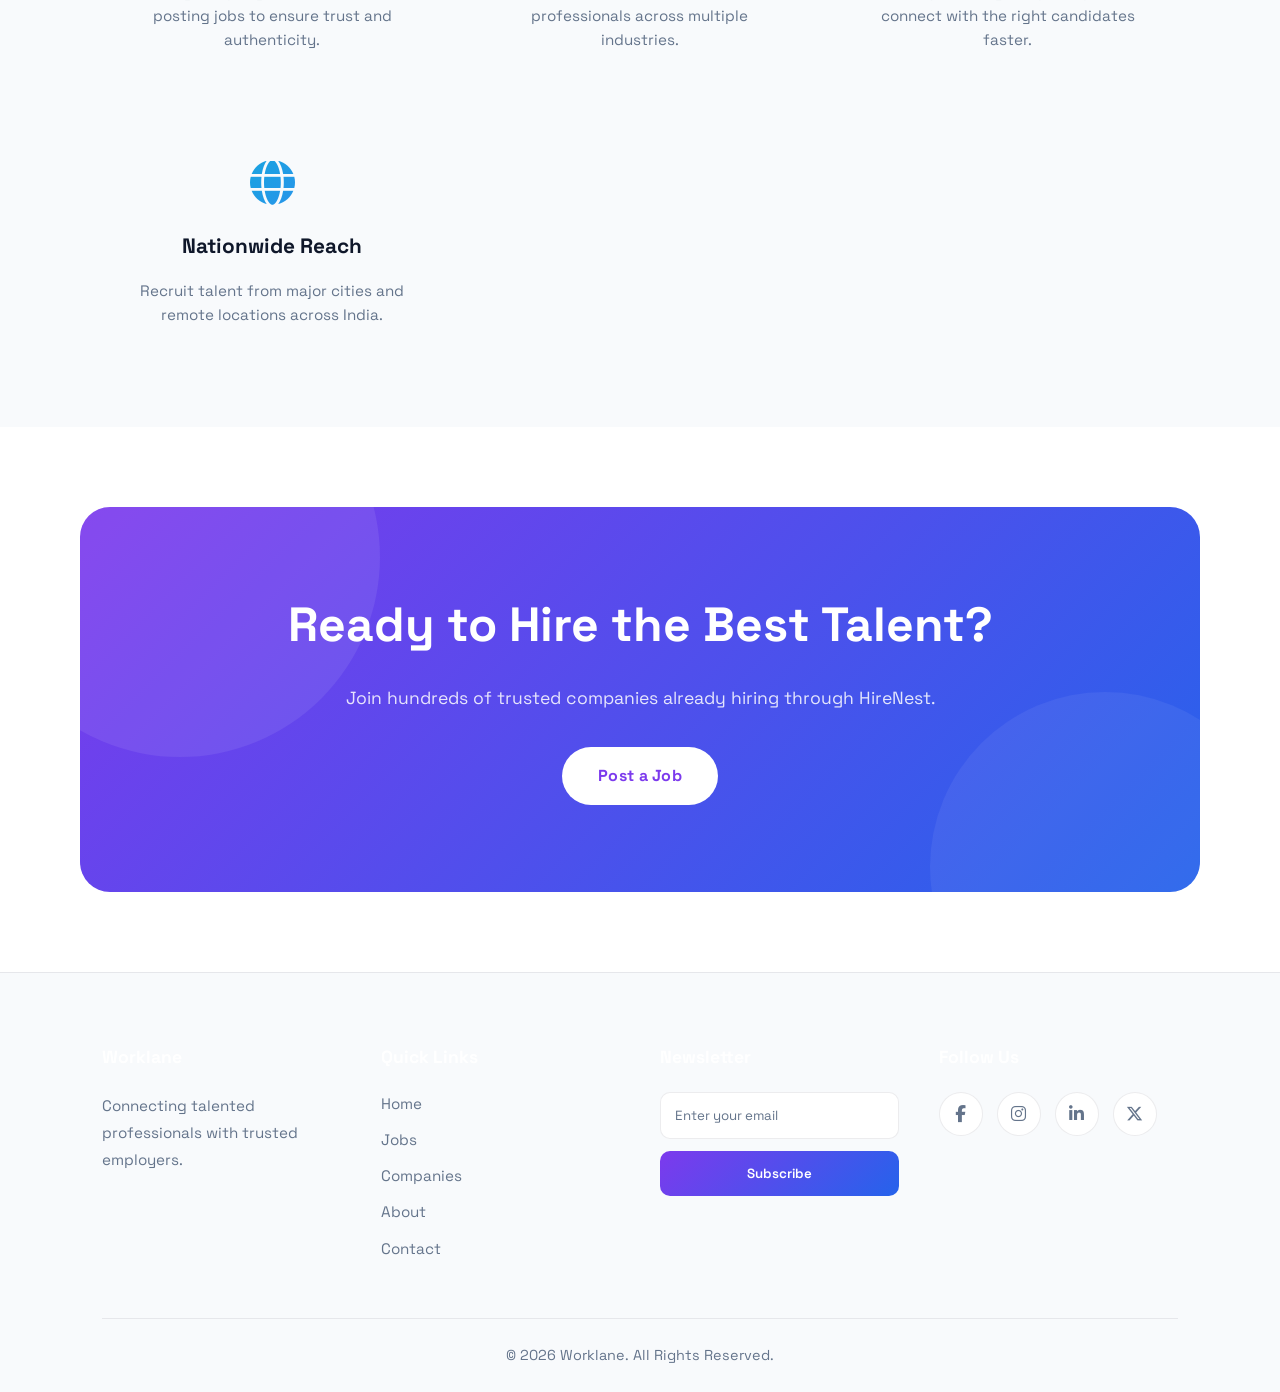
<file: job board/companies.html>
<!DOCTYPE html>
<html lang="en">

<head>

    <meta charset="UTF-8">

    <meta name="viewport"
        content="width=device-width, initial-scale=1.0">
    <link rel="icon" href="favicon.png" type="image">
    <title>Companies | Worklane</title>

    <!-- Google Fonts -->

    <link href="https://fonts.googleapis.com/css2?family=Playfair+Display:wght@600;700&family=Inter:wght@300;400;500;600;700&display=swap"
        rel="stylesheet">

    <!-- Font Awesome -->

    <link rel="stylesheet"
        href="https://cdnjs.cloudflare.com/ajax/libs/font-awesome/6.5.2/css/all.min.css">

    <!-- Main CSS -->

    <link rel="stylesheet"
        href="style.css">

</head>

<body>

    <!-- ================= NAVBAR ================= -->

    <header>

        <nav class="navbar">

            <div class="logo">

                <i class="fa-solid fa-briefcase"></i>

                <span>Worklane</span>

            </div>

            <ul class="nav-links">

                <li><a href="index.html">Home</a></li>

                <li><a href="jobs.html">Jobs</a></li>

                <li><a href="companies.html" class="active">Companies</a></li>

                <li><a href="about.html">About</a></li>

                <li><a href="contact.html">Contact</a></li>

            </ul>

            <a href="post-job.html"
                class="primary-btn">

                Post a Job

            </a>

        </nav>

    </header>

    <!-- ================= HERO ================= -->

    <section class="page-header">

        <h1>

            Explore Top Companies

        </h1>

        <p>

            Discover companies that are actively hiring talented professionals.

        </p>

    </section>

    <!-- ================= SEARCH ================= -->

    <section class="job-search">

        <input
            type="text"
            placeholder="Search Company">

        <button>

            <i class="fa-solid fa-magnifying-glass"></i>

            Search

        </button>

    </section>

    <!-- ================= FEATURED COMPANIES ================= -->

    <section class="companies-page">

        <div class="section-title">

            <h2>

                Featured Companies

            </h2>

            <p>

                Trusted organizations offering exciting career opportunities.

            </p>

        </div>

        <div class="company-grid">

                        <!-- Company 1 -->

            <div class="company-card">

                <div class="company-logo">
                    T
                </div>

                <h3>TechNova</h3>

                <p>Software Development</p>

                <p><i class="fa-solid fa-location-dot"></i> Bengaluru</p>

                <p><i class="fa-solid fa-users"></i> 2,500 Employees</p>

                <p><i class="fa-solid fa-briefcase"></i> 42 Open Jobs</p>

                <p><i class="fa-solid fa-star"></i> 4.8 Rating</p>

                <a href="jobs.html" class="primary-btn">
                    View Jobs
                </a>

            </div>

            <!-- Company 2 -->

            <div class="company-card">

                <div class="company-logo">
                    C
                </div>

                <h3>CreativeCloud</h3>

                <p>UI / UX Design Agency</p>

                <p><i class="fa-solid fa-location-dot"></i> Chennai</p>

                <p><i class="fa-solid fa-users"></i> 850 Employees</p>

                <p><i class="fa-solid fa-briefcase"></i> 18 Open Jobs</p>

                <p><i class="fa-solid fa-star"></i> 4.7 Rating</p>

                <a href="jobs.html" class="primary-btn">
                    View Jobs
                </a>

            </div>

            <!-- Company 3 -->

            <div class="company-card">

                <div class="company-logo">
                    M
                </div>

                <h3>MarketHive</h3>

                <p>Digital Marketing</p>

                <p><i class="fa-solid fa-location-dot"></i> Hyderabad</p>

                <p><i class="fa-solid fa-users"></i> 1,200 Employees</p>

                <p><i class="fa-solid fa-briefcase"></i> 25 Open Jobs</p>

                <p><i class="fa-solid fa-star"></i> 4.6 Rating</p>

                <a href="jobs.html" class="primary-btn">
                    View Jobs
                </a>

            </div>

            <!-- Company 4 -->

            <div class="company-card">

                <div class="company-logo">
                    P
                </div>

                <h3>PixelWorks</h3>

                <p>Creative Design Studio</p>

                <p><i class="fa-solid fa-location-dot"></i> Coimbatore</p>

                <p><i class="fa-solid fa-users"></i> 430 Employees</p>

                <p><i class="fa-solid fa-briefcase"></i> 12 Open Jobs</p>

                <p><i class="fa-solid fa-star"></i> 4.5 Rating</p>

                <a href="jobs.html" class="primary-btn">
                    View Jobs
                </a>

            </div>

            <!-- Company 5 -->

            <div class="company-card">

                <div class="company-logo">
                    I
                </div>

                <h3>Insight Labs</h3>

                <p>Data Analytics</p>

                <p><i class="fa-solid fa-location-dot"></i> Pune</p>

                <p><i class="fa-solid fa-users"></i> 980 Employees</p>

                <p><i class="fa-solid fa-briefcase"></i> 30 Open Jobs</p>

                <p><i class="fa-solid fa-star"></i> 4.9 Rating</p>

                <a href="jobs.html" class="primary-btn">
                    View Jobs
                </a>

            </div>

            <!-- Company 6 -->

            <div class="company-card">

                <div class="company-logo">
                    F
                </div>

                <h3>FinEdge</h3>

                <p>Financial Services</p>

                <p><i class="fa-solid fa-location-dot"></i> Mumbai</p>

                <p><i class="fa-solid fa-users"></i> 3,200 Employees</p>

                <p><i class="fa-solid fa-briefcase"></i> 40 Open Jobs</p>

                <p><i class="fa-solid fa-star"></i> 4.8 Rating</p>

                <a href="jobs.html" class="primary-btn">
                    View Jobs
                </a>

            </div>

            <!-- Company 7 -->

            <div class="company-card">

                <div class="company-logo">
                    H
                </div>

                <h3>HealthPlus</h3>

                <p>Healthcare Services</p>

                <p><i class="fa-solid fa-location-dot"></i> Coimbatore</p>

                <p><i class="fa-solid fa-users"></i> 5,500 Employees</p>

                <p><i class="fa-solid fa-briefcase"></i> 55 Open Jobs</p>

                <p><i class="fa-solid fa-star"></i> 4.7 Rating</p>

                <a href="jobs.html" class="primary-btn">
                    View Jobs
                </a>

            </div>

            <!-- Company 8 -->

            <div class="company-card">

                <div class="company-logo">
                    C
                </div>

                <h3>CloudStack</h3>

                <p>Cloud Computing</p>

                <p><i class="fa-solid fa-location-dot"></i> Remote</p>

                <p><i class="fa-solid fa-users"></i> 1,800 Employees</p>

                <p><i class="fa-solid fa-briefcase"></i> 36 Open Jobs</p>

                <p><i class="fa-solid fa-star"></i> 4.9 Rating</p>

                <a href="jobs.html" class="primary-btn">
                    View Jobs
                </a>

            </div>

        </div>

    </section>

        <!-- ================= COMPANY STATS ================= -->

    <section class="company-stats">

        <div class="section-title">

            <h2>Worklane by the Numbers</h2>

            <p>Connecting talented professionals with leading companies.</p>

        </div>

        <div class="stats-grid">

            <div class="stat-card">
                <i class="fa-solid fa-building"></i>
                <h2>500+</h2>
                <p>Partner Companies</p>
            </div>

            <div class="stat-card">
                <i class="fa-solid fa-briefcase"></i>
                <h2>15,000+</h2>
                <p>Active Jobs</p>
            </div>

            <div class="stat-card">
                <i class="fa-solid fa-users"></i>
                <h2>50,000+</h2>
                <p>Job Seekers</p>
            </div>

            <div class="stat-card">
                <i class="fa-solid fa-award"></i>
                <h2>98%</h2>
                <p>Hiring Success Rate</p>
            </div>

        </div>

    </section>



    <!-- ================= WHY CHOOSE US ================= -->

    <section class="why-us">

        <div class="section-title">

            <h2>Why Companies Choose worklane</h2>

            <p>Helping employers find the right talent quickly and efficiently.</p>

        </div>

        <div class="features-grid">

            <div class="feature">

                <i class="fa-solid fa-circle-check"></i>

                <h3>Verified Employers</h3>

                <p>
                    Every company is verified before posting jobs to ensure trust and authenticity.
                </p>

            </div>

            <div class="feature">

                <i class="fa-solid fa-user-check"></i>

                <h3>Quality Candidates</h3>

                <p>
                    Reach thousands of skilled professionals across multiple industries.
                </p>

            </div>

            <div class="feature">

                <i class="fa-solid fa-chart-line"></i>

                <h3>Faster Hiring</h3>

                <p>
                    Smart job listings help companies connect with the right candidates faster.
                </p>

            </div>

            <div class="feature">

                <i class="fa-solid fa-globe"></i>

                <h3>Nationwide Reach</h3>

                <p>
                    Recruit talent from major cities and remote locations across India.
                </p>

            </div>

        </div>

    </section>



    <!-- ================= CALL TO ACTION ================= -->

    <section class="cta">

        <h2>Ready to Hire the Best Talent?</h2>

        <p>

            Join hundreds of trusted companies already hiring through HireNest.

        </p>

        <a href="post-job.html" class="primary-btn">

            Post a Job

        </a>

    </section>



    <!-- ================= FOOTER ================= -->

    <footer>

        <div class="footer-container">

            <div>

                <h3>Worklane</h3>

                <p>

                    Connecting talented professionals with trusted employers.

                </p>

            </div>

            <div>

                <h4>Quick Links</h4>

                <a href="index.html">Home</a>
                <a href="jobs.html">Jobs</a>
                <a href="companies.html">Companies</a>
                <a href="about.html">About</a>
                <a href="contact.html">Contact</a>

            </div>

            <div>

                <h4>Newsletter</h4>

                <input
                    type="email"
                    placeholder="Enter your email">

                <button>

                    Subscribe

                </button>

            </div>

            <div>

                <h4>Follow Us</h4>

                <div class="social">

                    <i class="fab fa-facebook-f"></i>
                    <i class="fab fa-instagram"></i>
                    <i class="fab fa-linkedin-in"></i>
                    <i class="fab fa-x-twitter"></i>

                </div>

            </div>

        </div>

        <hr>

        <p class="copyright">

            © 2026 Worklane. All Rights Reserved.

        </p>

    </footer>

    <script src="script.js"></script>

</body>

</html>
</file>
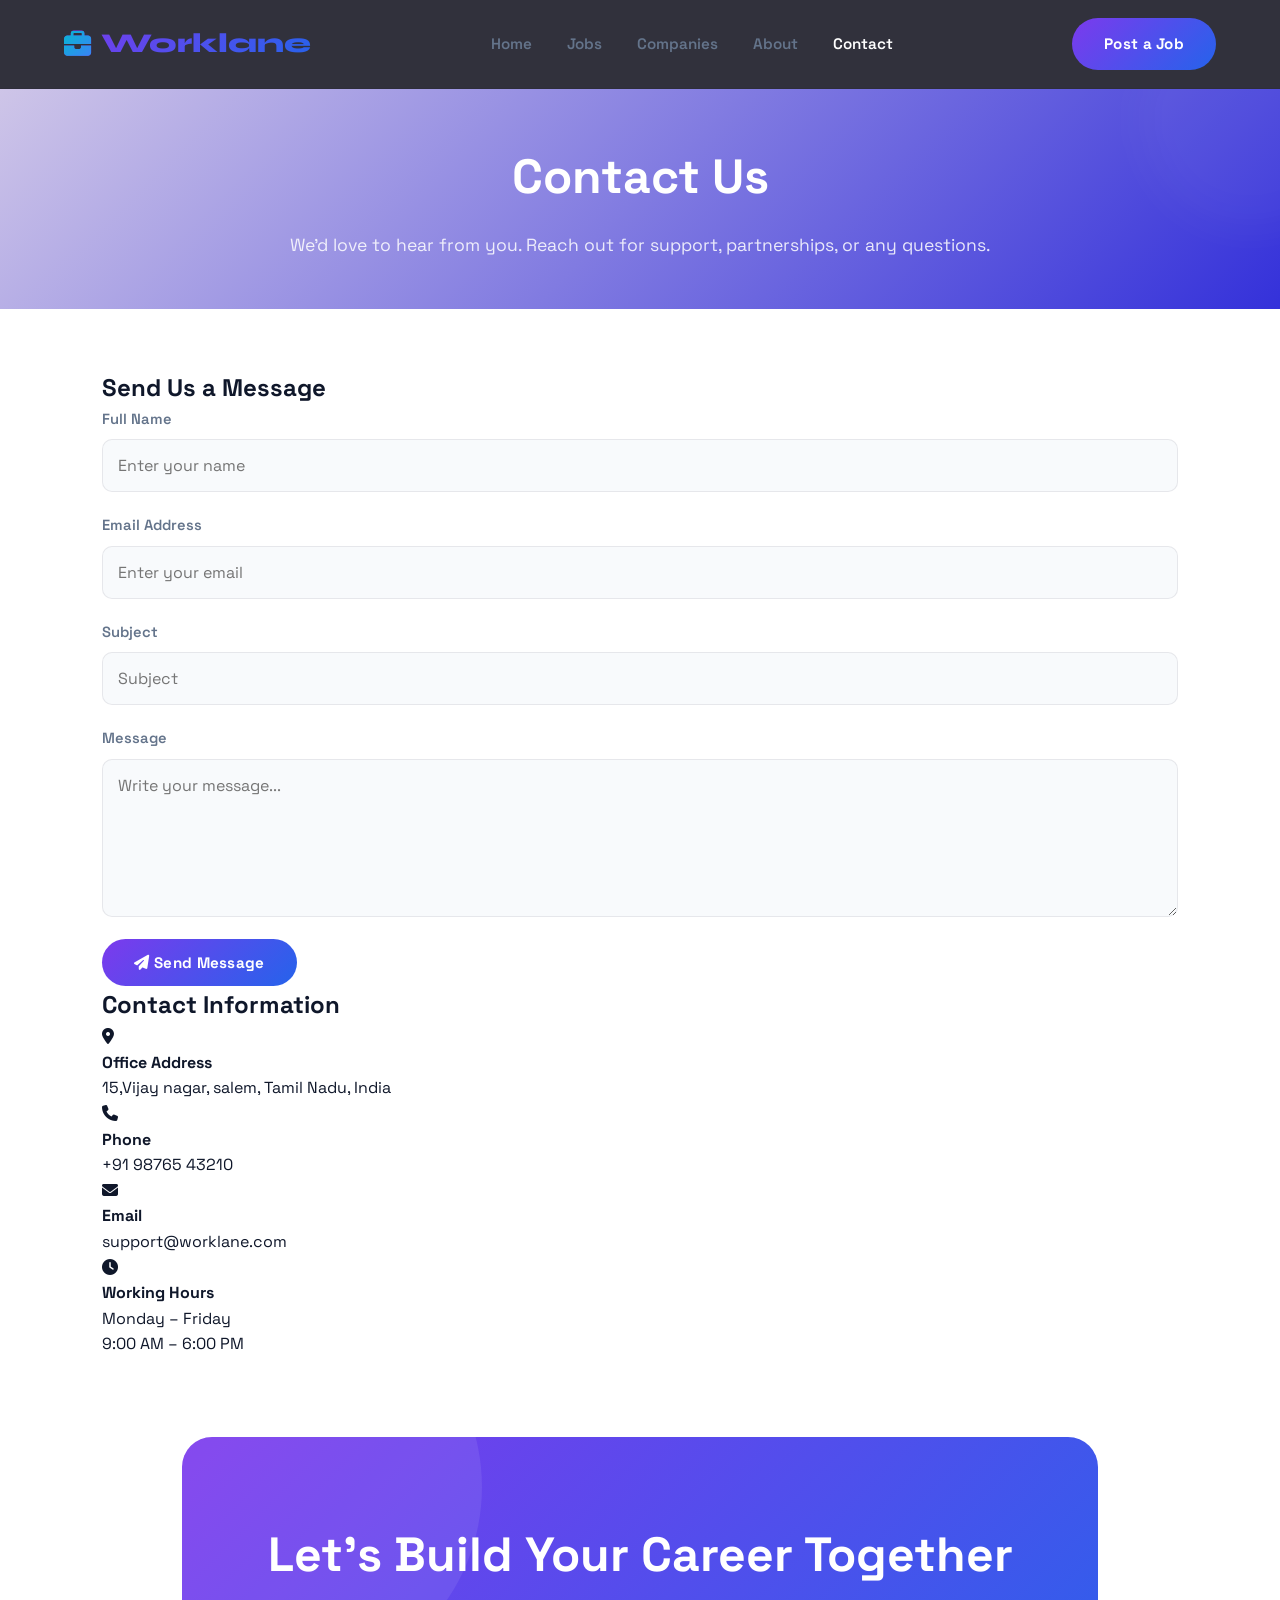
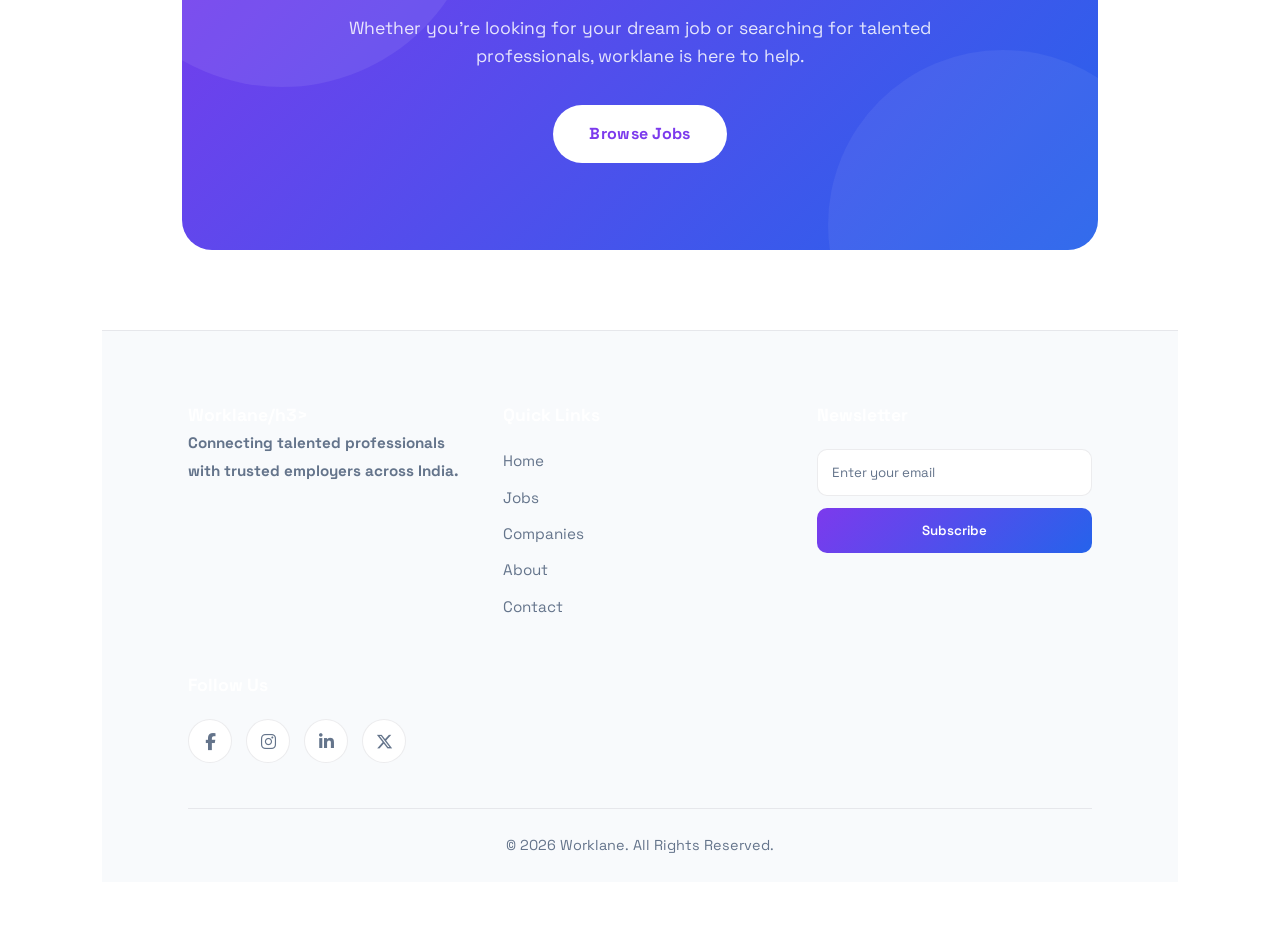
<file: job board/contact.html>
<!DOCTYPE html>
<html lang="en">

<head>

    <meta charset="UTF-8">

    <meta name="viewport"
        content="width=device-width, initial-scale=1.0">

    <title>Contact Us |Worklane</title>
    <link rel="icon" href="favicon.png" type="image">
    <!-- Google Fonts -->

    <link href="https://fonts.googleapis.com/css2?family=Playfair+Display:wght@600;700&family=Inter:wght@300;400;500;600;700&display=swap"
        rel="stylesheet">

    <!-- Font Awesome -->

    <link rel="stylesheet"
        href="https://cdnjs.cloudflare.com/ajax/libs/font-awesome/6.5.2/css/all.min.css">

    <!-- Main CSS -->

    <link rel="stylesheet"
        href="style.css">

</head>

<body>

    <!-- ================= NAVBAR ================= -->

    <header>

        <nav class="navbar">

            <div class="logo">

                <i class="fa-solid fa-briefcase"></i>

                <span>Worklane</span>

            </div>

            <ul class="nav-links">

                <li><a href="index.html">Home</a></li>

                <li><a href="jobs.html">Jobs</a></li>

                <li><a href="companies.html">Companies</a></li>

                <li><a href="about.html">About</a></li>

                <li><a href="contact.html" class="active">Contact</a></li>

            </ul>

            <a href="post-job.html"
                class="primary-btn">

                Post a Job

            </a>

        </nav>

    </header>

    <!-- ================= PAGE HEADER ================= -->

    <section class="page-header">

        <h1>

            Contact Us

        </h1>

        <p>

            We'd love to hear from you. Reach out for support, partnerships, or any questions.

        </p>

    </section>

    <!-- ================= CONTACT SECTION ================= -->

    <section class="contact-section">

        <div class="contact-container">

            <!-- Contact Form -->

            <div class="contact-form">

                <h2>

                    Send Us a Message

                </h2>

                <form id="contactForm">

                    <div class="form-group">

                        <label for="name">

                            Full Name

                        </label>

                        <input
                            type="text"
                            id="name"
                            placeholder="Enter your name"
                            required>

                    </div>

                    <div class="form-group">

                        <label for="email">

                            Email Address

                        </label>

                        <input
                            type="email"
                            id="email"
                            placeholder="Enter your email"
                            required>

                    </div>

                    <div class="form-group">

                        <label for="subject">

                            Subject

                        </label>

                        <input
                            type="text"
                            id="subject"
                            placeholder="Subject"
                            required>

                    </div>

                    <div class="form-group">

                        <label for="message">

                            Message

                        </label>

                        <textarea
                            id="message"
                            rows="6"
                            placeholder="Write your message..."
                            required></textarea>

                    </div>

                    <button
                        type="submit"
                        class="primary-btn">

                        <i class="fa-solid fa-paper-plane"></i>

                        Send Message

                    </button>

                </form>

            </div>

            <!-- Contact Details -->

            <div class="contact-info">

                <h2>

                    Contact Information

                </h2>

                <div class="info-card">

                    <i class="fa-solid fa-location-dot"></i>

                    <div>

                        <h4>Office Address</h4>

                        <p>

                            15,Vijay nagar,
                            salem, Tamil Nadu,
                            India

                        </p>

                    </div>

                </div>

                <div class="info-card">

                    <i class="fa-solid fa-phone"></i>

                    <div>

                        <h4>Phone</h4>

                        <p>

                            +91 98765 43210

                        </p>

                    </div>

                </div>

                <div class="info-card">

                    <i class="fa-solid fa-envelope"></i>

                    <div>

                        <h4>Email</h4>

                        <p>

                            support@worklane.com

                        </p>

                    </div>

                </div>

                <div class="info-card">

                    <i class="fa-solid fa-clock"></i>

                    <div>

                        <h4>Working Hours</h4>

                        <p>

                            Monday – Friday<br>

                            9:00 AM – 6:00 PM

                        </p>

                    </div>

                </div>


                    <!-- ================= CALL TO ACTION ================= -->

    <section class="cta">

        <h2>

            Let's Build Your Career Together

        </h2>

        <p>

            Whether you're looking for your dream job or searching for talented professionals,
            worklane is here to help.

        </p>

        <div class="cta-buttons">

            <a href="jobs.html" class="primary-btn">

                Browse Jobs
                </a>
        </div>

    </section>

    <!-- ================= FOOTER ================= -->

    <footer>

        <div class="footer-container">

            <div>

                <h3>Worklane/h3>

                <p>

                    Connecting talented professionals with trusted employers across India.

                </p>

            </div>

            <div>

                <h4>Quick Links</h4>

                <a href="index.html">Home</a>

                <a href="jobs.html">Jobs</a>

                <a href="companies.html">Companies</a>

                <a href="about.html">About</a>

                <a href="contact.html">Contact</a>

            </div>

            <div>

                <h4>Newsletter</h4>

                <input
                    type="email"
                    placeholder="Enter your email">

                <button>

                    Subscribe

                </button>

            </div>

            <div>

                <h4>Follow Us</h4>

                <div class="social">

                    <i class="fab fa-facebook-f"></i>

                    <i class="fab fa-instagram"></i>

                    <i class="fab fa-linkedin-in"></i>

                    <i class="fab fa-x-twitter"></i>

                </div>

            </div>

        </div>

        <hr>

        <p class="copyright">

            © 2026 Worklane. All Rights Reserved.

        </p>

    </footer>

    <script src="script.js"></script>

</body>

</html>
</file>
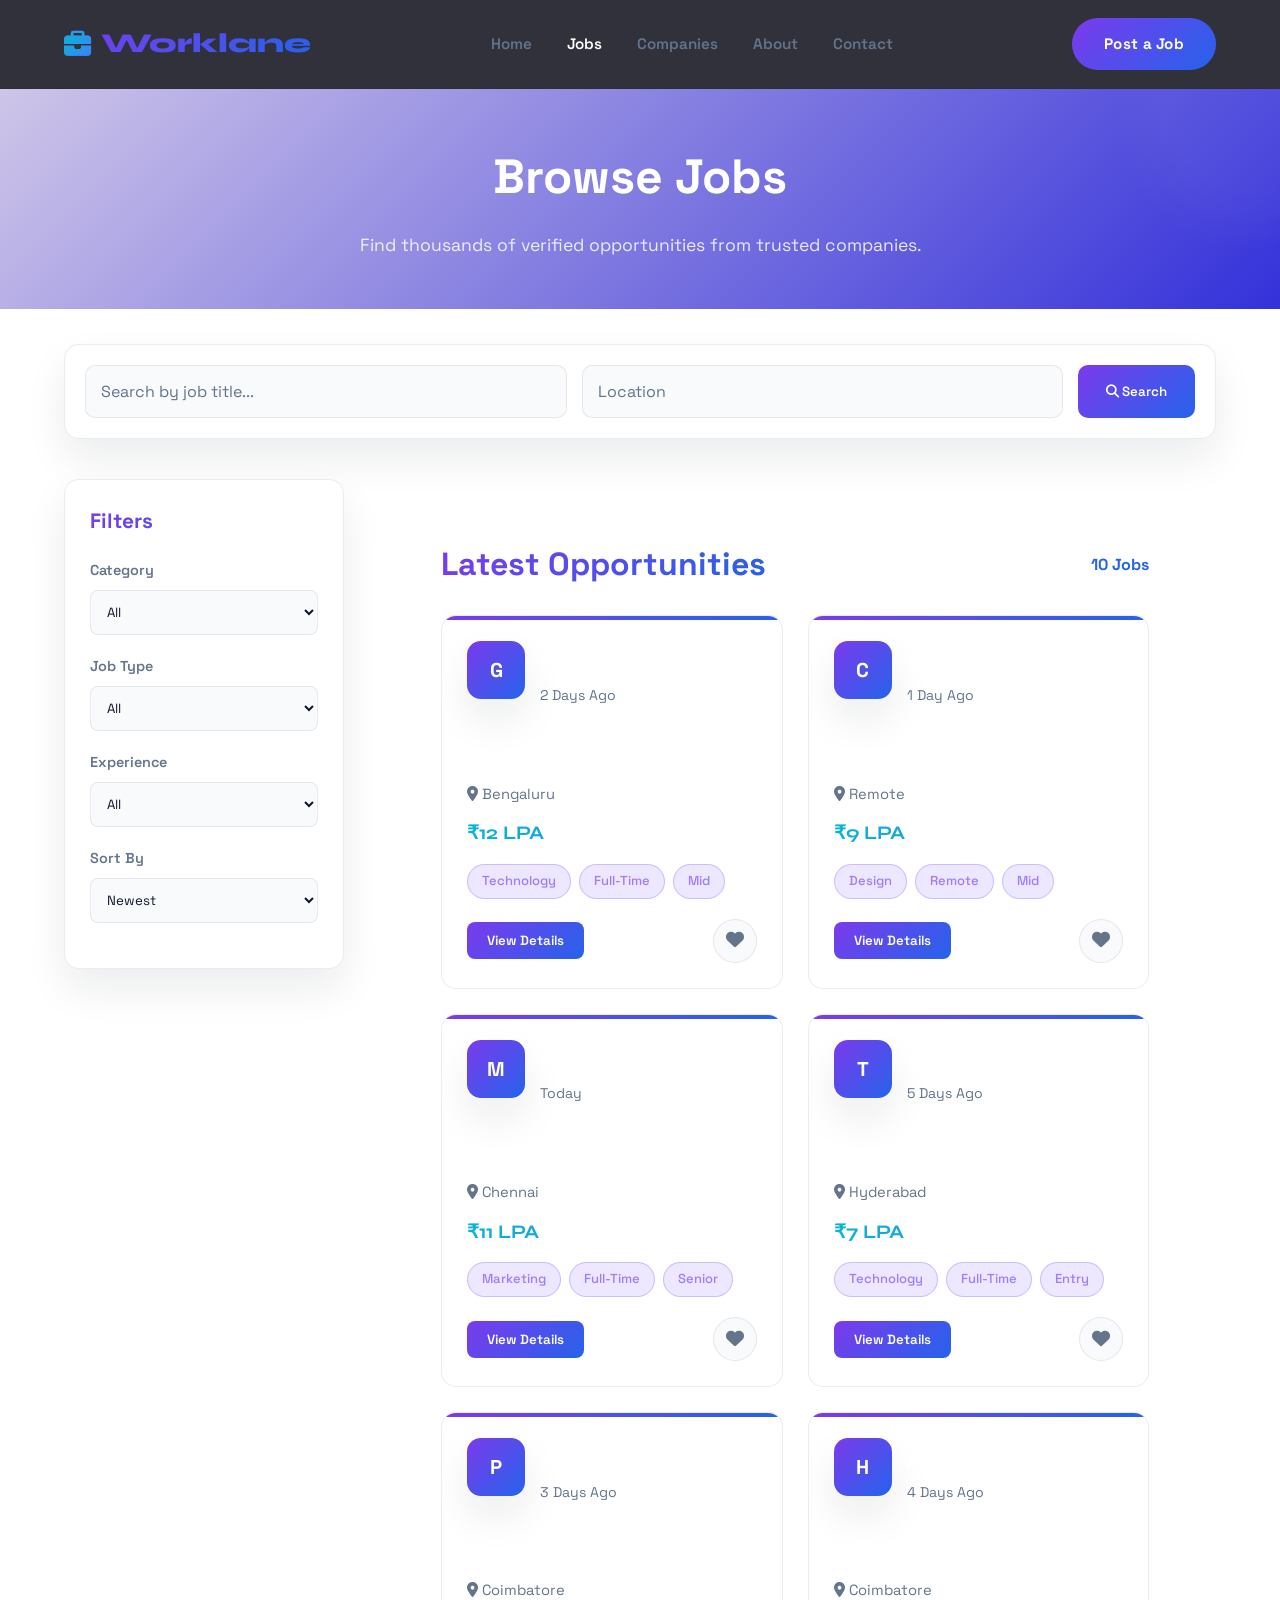
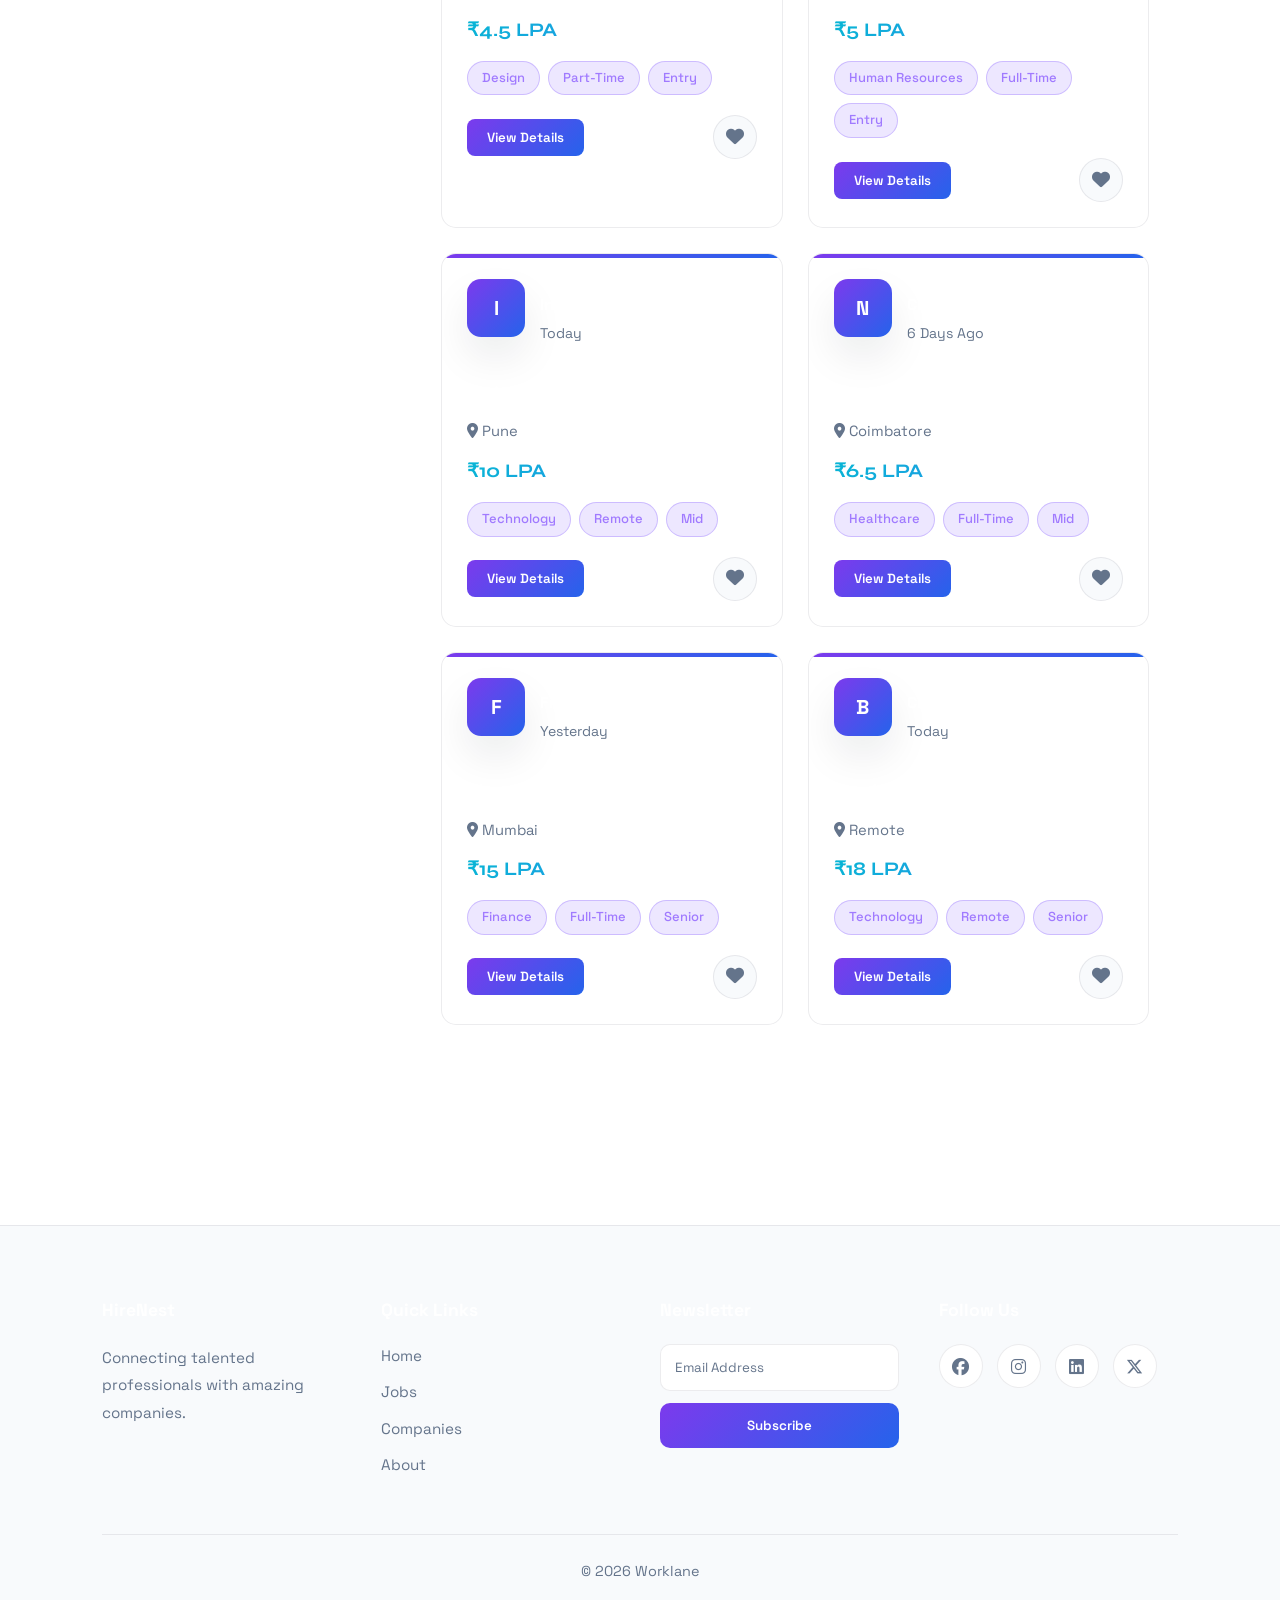
<file: job board/jobs.html>
<!DOCTYPE html>
<html lang="en">

<head>

    <meta charset="UTF-8">

    <meta name="viewport"
        content="width=device-width, initial-scale=1.0">

    <title>Browse Jobs | Worklane</title>
    <link rel="icon" href="favicon.png" type="image">
    <!-- Google Fonts -->

    <link href="https://fonts.googleapis.com/css2?family=Playfair+Display:wght@600;700&family=Inter:wght@300;400;500;600;700&display=swap"
        rel="stylesheet">

    <!-- Font Awesome -->

    <link rel="stylesheet"
        href="https://cdnjs.cloudflare.com/ajax/libs/font-awesome/6.5.2/css/all.min.css">

    <link rel="stylesheet"
        href="style.css">

</head>

<body>

    <!-- ================= NAVBAR ================= -->

    <header>

        <nav class="navbar">

            <div class="logo">

                <i class="fa-solid fa-briefcase"></i>

                <span>Worklane</span>

            </div>

            <ul class="nav-links">

                <li><a href="index.html">Home</a></li>

                <li><a href="jobs.html" class="active">Jobs</a></li>

                <li><a href="companies.html">Companies</a></li>

                <li><a href="about.html">About</a></li>

                <li><a href="contact.html">Contact</a></li>

            </ul>

            <a href="post-job.html"
                class="primary-btn">

                Post a Job

            </a>

        </nav>

    </header>

    <!-- ================= PAGE HEADER ================= -->

    <section class="page-header">

        <h1>Browse Jobs</h1>

        <p>

            Find thousands of verified opportunities
            from trusted companies.

        </p>

    </section>

    <!-- ================= SEARCH ================= -->

    <section class="job-search">

        <input
            type="text"
            id="searchInput"
            placeholder="Search by job title...">

        <input
            type="text"
            id="locationInput"
            placeholder="Location">

        <button id="searchBtn">

            <i class="fa-solid fa-magnifying-glass"></i>

            Search

        </button>

    </section>

    <!-- ================= MAIN ================= -->

    <main class="jobs-layout">

        <!-- Sidebar -->

        <aside class="filter-sidebar">

            <h2>Filters</h2>

            <div class="filter-box">

                <label>Category</label>

                <select id="categoryFilter">

                    <option value="all">All</option>

                    <option>Technology</option>

                    <option>Design</option>

                    <option>Marketing</option>

                    <option>Healthcare</option>

                    <option>Finance</option>

                </select>

            </div>

            <div class="filter-box">

                <label>Job Type</label>

                <select id="typeFilter">

                    <option value="all">All</option>

                    <option>Full-Time</option>

                    <option>Part-Time</option>

                    <option>Remote</option>

                    <option>Internship</option>

                </select>

            </div>

            <div class="filter-box">

                <label>Experience</label>

                <select id="experienceFilter">

                    <option value="all">All</option>

                    <option>Entry</option>

                    <option>Mid</option>

                    <option>Senior</option>

                </select>

            </div>

            <div class="filter-box">

                <label>Sort By</label>

                <select id="sortJobs">

                    <option value="newest">
                        Newest
                    </option>

                    <option value="salary">
                        Salary High-Low
                    </option>

                </select>

            </div>

        </aside>

        <!-- Job Area -->

        <section class="jobs-container">

            <div class="jobs-top">

                <h2>

                    Latest Opportunities

                </h2>

                <span id="jobCount">

                    0 Jobs

                </span>

            </div>

            <!-- JS Inserts Cards -->

            <div
                id="jobsGrid"
                class="jobs-grid">

            </div>

        </section>

    </main>

   
    <!-- ================= JOB MODAL ================= -->

    <div
        class="modal"
        id="jobModal">

        <div class="modal-content">

            <span
                class="close"
                id="closeModal">

                &times;

            </span>

            <div id="modalBody">

            </div>

        </div>

    </div>

    <!-- ================= FOOTER ================= -->

    <footer>

        <div class="footer-container">

            <div>

                <h3>HireNest</h3>

                <p>

                    Connecting talented professionals
                    with amazing companies.

                </p>

            </div>

            <div>

                <h4>Quick Links</h4>

                <a href="index.html">Home</a>

                <a href="jobs.html">Jobs</a>

                <a href="companies.html">Companies</a>

                <a href="about.html">About</a>

            </div>

            <div>

                <h4>Newsletter</h4>

                <input
                    type="email"
                    placeholder="Email Address">

                <button>

                    Subscribe

                </button>

            </div>

            <div>

                <h4>Follow Us</h4>

                <div class="social">

                    <i class="fab fa-facebook"></i>

                    <i class="fab fa-instagram"></i>

                    <i class="fab fa-linkedin"></i>

                    <i class="fab fa-x-twitter"></i>

                </div>

            </div>

        </div>

        <hr>

        <p class="copyright">

            © 2026 Worklane

        </p>

    </footer>

    <script src="script.js"></script>

</body>

</html>
</file>
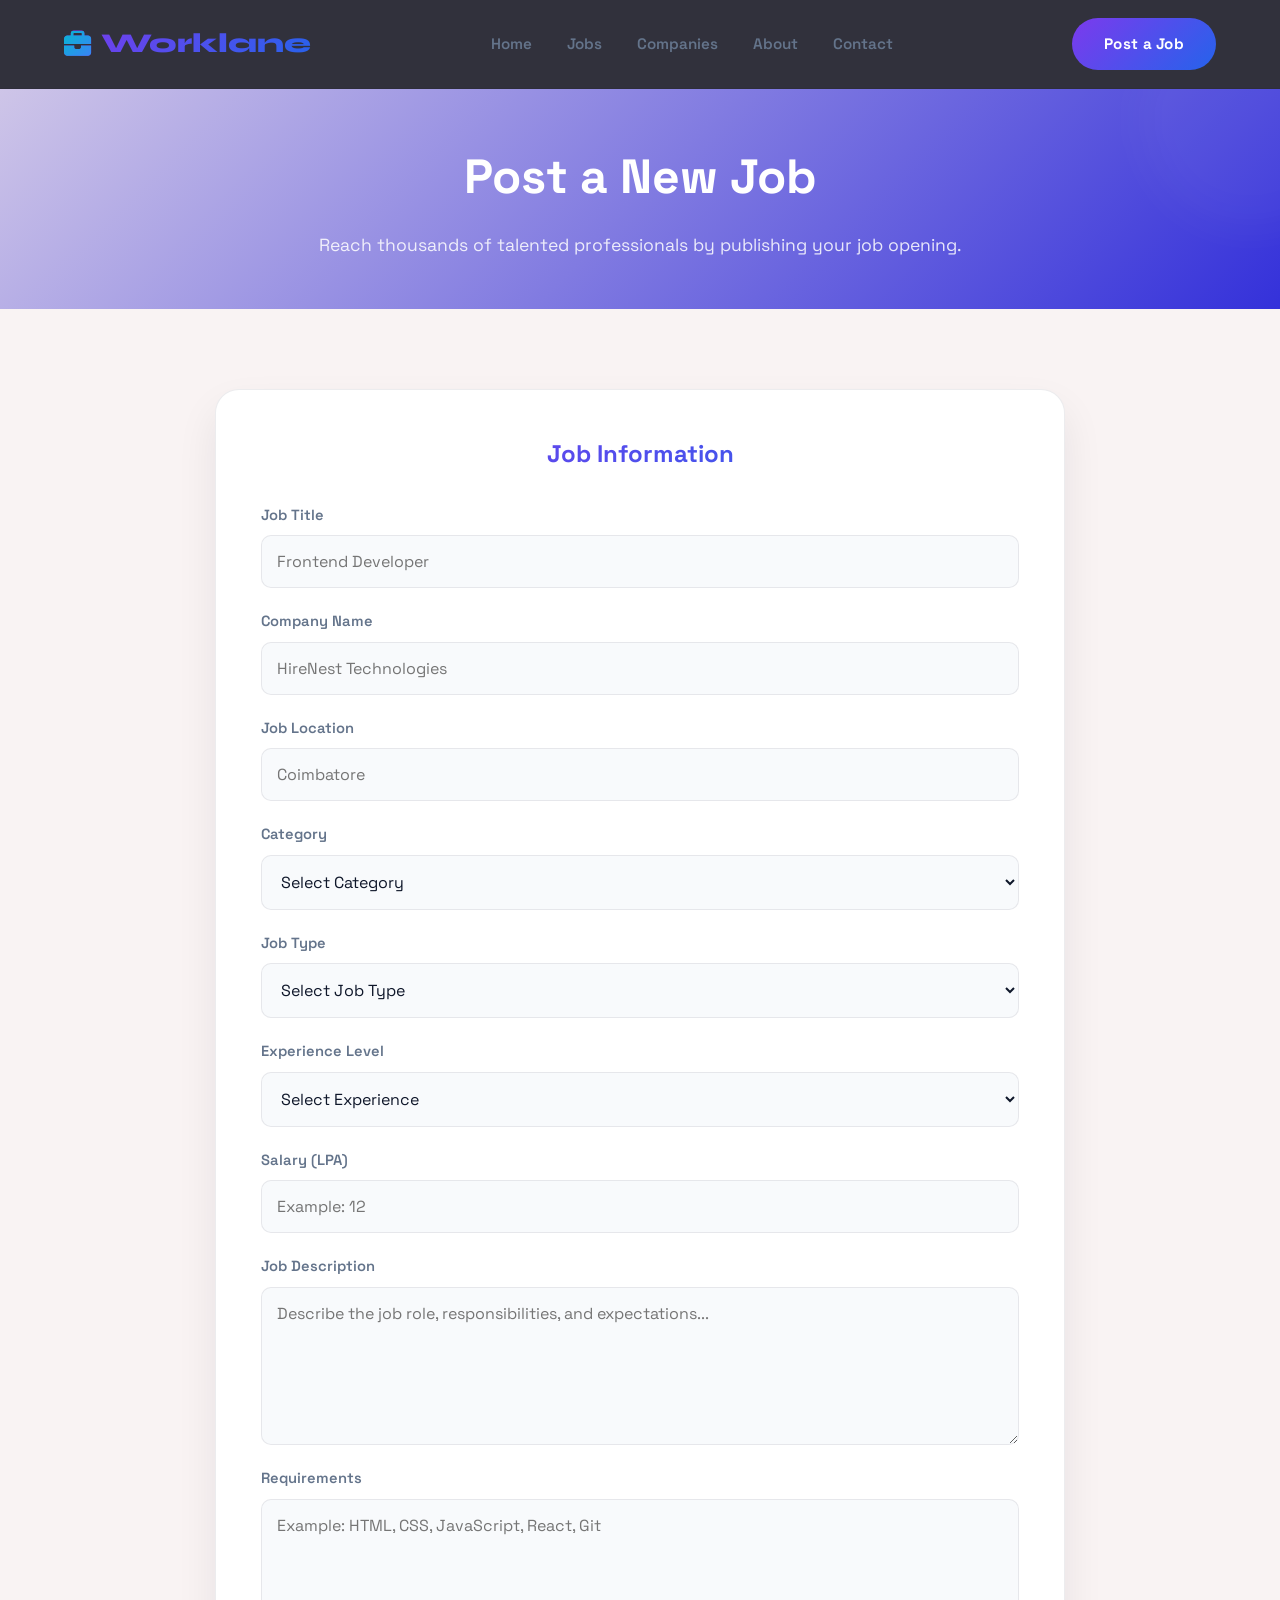
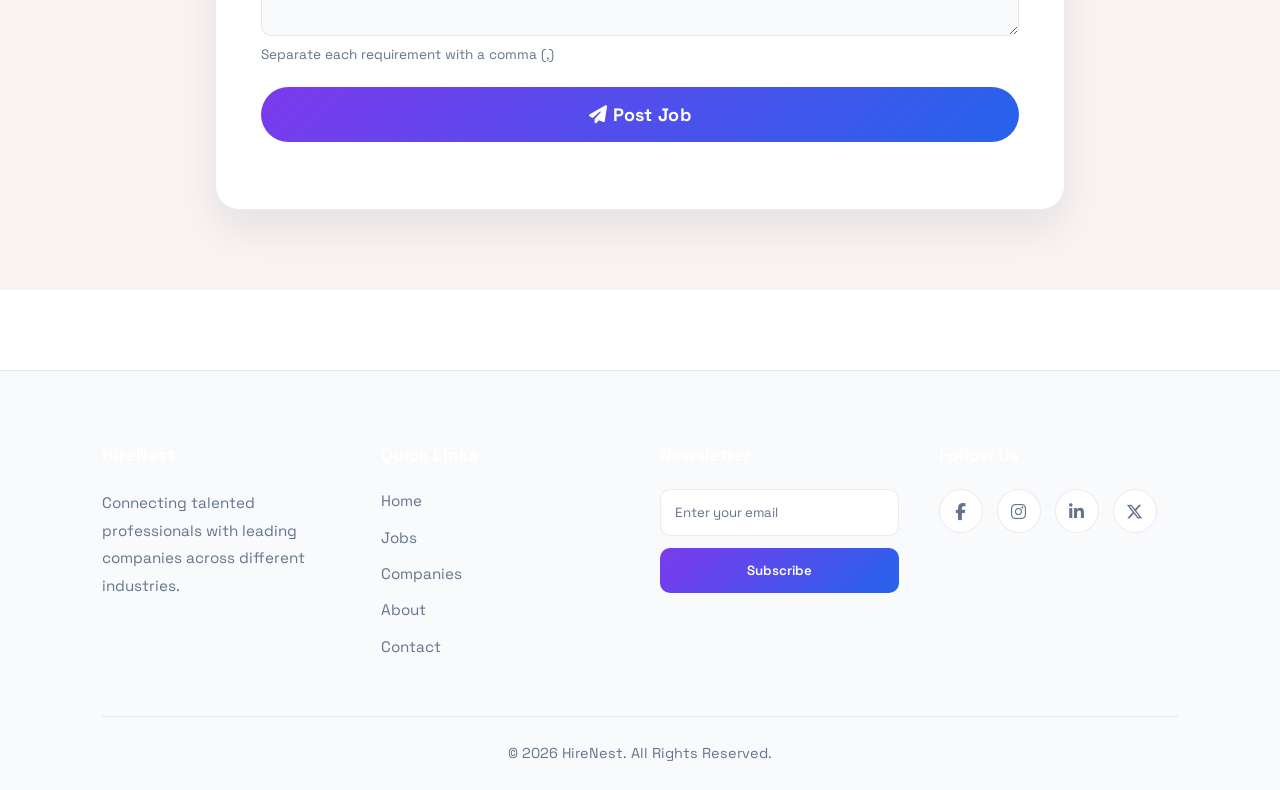
<file: job board/post-job.html>
<!DOCTYPE html>
<html lang="en">

<head>

    <meta charset="UTF-8">

    <meta name="viewport"
        content="width=device-width, initial-scale=1.0">

    <title>Post a Job | Worklane</title>
    <link rel="icon" href="favicon.png" type="image">
    <!-- Google Fonts -->

    <link href="https://fonts.googleapis.com/css2?family=Playfair+Display:wght@600;700&family=Inter:wght@300;400;500;600;700&display=swap"
        rel="stylesheet">

    <!-- Font Awesome -->

    <link rel="stylesheet"
        href="https://cdnjs.cloudflare.com/ajax/libs/font-awesome/6.5.2/css/all.min.css">

    <!-- Main CSS -->

    <link rel="stylesheet"
        href="style.css">

</head>

<body>

    <!-- ================= NAVBAR ================= -->

    <header>

        <nav class="navbar">

            <div class="logo">

                <i class="fa-solid fa-briefcase"></i>

                <span>Worklane</span>

            </div>

            <ul class="nav-links">

                <li><a href="index.html">Home</a></li>

                <li><a href="jobs.html">Jobs</a></li>

                <li><a href="companies.html">Companies</a></li>

                <li><a href="about.html">About</a></li>

                <li><a href="contact.html">Contact</a></li>

            </ul>

            <a href="post-job.html"
                class="primary-btn active">

                Post a Job

            </a>

        </nav>

    </header>

    <!-- ================= PAGE HEADER ================= -->

    <section class="page-header">

        <h1>

            Post a New Job

        </h1>

        <p>

            Reach thousands of talented professionals by publishing your job opening.

        </p>

    </section>

    <!-- ================= FORM SECTION ================= -->

    <section class="post-job-section">

        <div class="post-job-container">

            <h2>

                Job Information

            </h2>

            <form id="jobForm">

                <!-- Job Title -->

                <div class="form-group">

                    <label for="jobTitle">

                        Job Title

                    </label>

                    <input
                        type="text"
                        id="jobTitle"
                        placeholder="Frontend Developer"
                        required>

                </div>

                <!-- Company -->

                <div class="form-group">

                    <label for="companyName">

                        Company Name

                    </label>

                    <input
                        type="text"
                        id="companyName"
                        placeholder="HireNest Technologies"
                        required>

                </div>

                <!-- Location -->

                <div class="form-group">

                    <label for="location">

                        Job Location

                    </label>

                    <input
                        type="text"
                        id="location"
                        placeholder="Coimbatore"
                        required>

                </div>

                                <!-- Category -->

                <div class="form-group">

                    <label for="category">

                        Category

                    </label>

                    <select id="category" required>

                        <option value="">Select Category</option>

                        <option value="Technology">Technology</option>

                        <option value="Design">Design</option>

                        <option value="Marketing">Marketing</option>

                        <option value="Finance">Finance</option>

                        <option value="Healthcare">Healthcare</option>

                        <option value="Human Resources">Human Resources</option>

                    </select>

                </div>

                <!-- Job Type -->

                <div class="form-group">

                    <label for="jobType">

                        Job Type

                    </label>

                    <select id="jobType" required>

                        <option value="">Select Job Type</option>

                        <option value="Full-Time">Full-Time</option>

                        <option value="Part-Time">Part-Time</option>

                        <option value="Remote">Remote</option>

                        <option value="Internship">Internship</option>

                    </select>

                </div>

                <!-- Experience -->

                <div class="form-group">

                    <label for="experience">

                        Experience Level

                    </label>

                    <select id="experience" required>

                        <option value="">Select Experience</option>

                        <option value="Entry">Entry Level</option>

                        <option value="Mid">Mid Level</option>

                        <option value="Senior">Senior Level</option>

                    </select>

                </div>

                <!-- Salary -->

                <div class="form-group">

                    <label for="salary">

                        Salary (LPA)

                    </label>

                    <input
                        type="number"
                        id="salary"
                        placeholder="Example: 12"
                        min="1"
                        required>

                </div>

                <!-- Job Description -->

                <div class="form-group">

                    <label for="description">

                        Job Description

                    </label>

                    <textarea
                        id="description"
                        rows="6"
                        placeholder="Describe the job role, responsibilities, and expectations..."
                        required></textarea>

                </div>

                <!-- Requirements -->

                <div class="form-group">

                    <label for="requirements">

                        Requirements

                    </label>

                    <textarea
                        id="requirements"
                        rows="5"
                        placeholder="Example: HTML, CSS, JavaScript, React, Git"
                        required></textarea>

                    <small>

                        Separate each requirement with a comma (,)

                    </small>

                </div>

                <!-- Submit Button -->

                <div class="form-group">

                    <button
                        type="submit"
                        class="primary-btn submit-btn">

                        <i class="fa-solid fa-paper-plane"></i>

                        Post Job

                    </button>

                </div>

                            </form>

        </div>

    </section>

    <!-- ================= FOOTER ================= -->

    <footer>

        <div class="footer-container">

            <div>

                <h3>HireNest</h3>

                <p>

                    Connecting talented professionals with leading companies
                    across different industries.

                </p>

            </div>

            <div>

                <h4>Quick Links</h4>

                <a href="index.html">Home</a>

                <a href="jobs.html">Jobs</a>

                <a href="companies.html">Companies</a>

                <a href="about.html">About</a>

                <a href="contact.html">Contact</a>

            </div>

            <div>

                <h4>Newsletter</h4>

                <input
                    type="email"
                    placeholder="Enter your email">

                <button>

                    Subscribe

                </button>

            </div>

            <div>

                <h4>Follow Us</h4>

                <div class="social">

                    <i class="fab fa-facebook-f"></i>

                    <i class="fab fa-instagram"></i>

                    <i class="fab fa-linkedin-in"></i>

                    <i class="fab fa-x-twitter"></i>

                </div>

            </div>

        </div>

        <hr>

        <p class="copyright">

            © 2026 HireNest. All Rights Reserved.

        </p>

    </footer>

    <!-- JavaScript -->

    <script src="script.js"></script>

</body>

</html>
</file>
<file: Amazon Product/style.css>
/* ============================================================
   AMAZON ECHO LANDING — style.css
   Deep Space / Futuristic Audio Theme
   ============================================================ */

/* ── CSS Custom Properties ── */
:root {
  --bg-primary:    #080C14;
  --bg-secondary:  #0F1624;
  --accent-glow:   #00D4FF;
  --accent-warm:   #7B61FF;
  --text-primary:  #F0F4FF;
  --text-muted:    #8891AA;
  --border-glow:   rgba(0, 212, 255, 0.25);
  --card-bg:       rgba(15, 22, 36, 0.8);
  --radius-md:     12px;
  --radius-lg:     20px;
  --transition:    0.35s cubic-bezier(0.4, 0, 0.2, 1);
  --font-display:  'Orbitron', sans-serif;
  --font-body:     'Inter', sans-serif;
  --container-max: 1200px;
  --section-py:    clamp(60px, 8vw, 110px);
}

/* ── Reset ── */
*, *::before, *::after { box-sizing: border-box; margin: 0; padding: 0; }
html { scroll-behavior: smooth; }

body {
  background-color: var(--bg-primary);
  color: var(--text-primary);
  font-family: var(--font-body);
  font-size: 16px;
  line-height: 1.7;
  overflow-x: hidden;
}

img, svg { display: block; max-width: 100%; }
a { text-decoration: none; color: inherit; }
ul { list-style: none; }
button { cursor: pointer; border: none; background: none; font-family: inherit; }

/* ── Utility ── */
.container {
  width: 90%;
  max-width: var(--container-max);
  margin: 0 auto;
}

.accent-text { color: var(--accent-glow); }

.section-eyebrow {
  display: inline-block;
  font-family: var(--font-display);
  font-size: 0.7rem;
  letter-spacing: 0.18em;
  text-transform: uppercase;
  color: var(--accent-glow);
  margin-bottom: 14px;
  opacity: 0.85;
}

.section-title {
  font-family: var(--font-display);
  font-size: clamp(1.8rem, 3.5vw, 3rem);
  font-weight: 700;
  line-height: 1.2;
  margin-bottom: 32px;
  color: var(--text-primary);
}

/* ── Scroll Reveal ── */
.reveal {
  opacity: 0;
  transform: translateY(36px);
  transition: opacity 0.65s ease, transform 0.65s ease;
}
.reveal.visible {
  opacity: 1;
  transform: translateY(0);
}

/* ── Buttons ── */
.btn {
  display: inline-flex;
  align-items: center;
  gap: 8px;
  padding: 14px 32px;
  border-radius: 50px;
  font-family: var(--font-display);
  font-size: 0.8rem;
  font-weight: 700;
  letter-spacing: 0.06em;
  text-transform: uppercase;
  transition: var(--transition);
  white-space: nowrap;
}
.btn-primary {
  background: var(--accent-glow);
  color: var(--bg-primary);
  box-shadow: 0 0 24px rgba(0, 212, 255, 0.45);
}
.btn-primary:hover {
  background: #1de3ff;
  box-shadow: 0 0 40px rgba(0, 212, 255, 0.7);
  transform: translateY(-2px);
}
.btn-outline {
  border: 1.5px solid var(--border-glow);
  color: var(--accent-glow);
  background: transparent;
}
.btn-outline:hover {
  border-color: var(--accent-glow);
  background: rgba(0, 212, 255, 0.06);
  transform: translateY(-2px);
}
.btn-lg {
  padding: 18px 48px;
  font-size: 0.9rem;
}


/* ══════════════════════════════
   NAVBAR
══════════════════════════════ */
.navbar {
  position: fixed;
  top: 0;
  left: 0;
  right: 0;
  z-index: 100;
  padding: 20px 0;
  transition: background var(--transition), padding var(--transition), box-shadow var(--transition);
}
.navbar.scrolled {
  background: rgba(8, 12, 20, 0.95);
  backdrop-filter: blur(16px);
  -webkit-backdrop-filter: blur(16px);
  padding: 14px 0;
  box-shadow: 0 1px 0 var(--border-glow);
}

.nav-container {
  display: flex;
  align-items: center;
  justify-content: space-between;
  width: 90%;
  max-width: var(--container-max);
  margin: 0 auto;
}

.nav-logo {
  font-family: var(--font-display);
  font-size: 1.5rem;
  font-weight: 900;
  color: var(--accent-glow);
  text-shadow: 0 0 20px rgba(0, 212, 255, 0.6);
  letter-spacing: -0.02em;
}

.nav-links {
  display: flex;
  align-items: center;
  gap: 36px;
}
.nav-links a {
  font-size: 0.85rem;
  font-weight: 500;
  color: var(--text-muted);
  transition: color var(--transition);
  letter-spacing: 0.02em;
}
.nav-links a:hover { color: var(--text-primary); }

.nav-cta {
  padding: 9px 24px;
  border: 1.5px solid var(--border-glow);
  border-radius: 50px;
  color: var(--accent-glow) !important;
  font-family: var(--font-display);
  font-size: 0.72rem !important;
  letter-spacing: 0.08em;
  transition: var(--transition) !important;
}
.nav-cta:hover {
  background: rgba(0, 212, 255, 0.08);
  border-color: var(--accent-glow);
  box-shadow: 0 0 18px rgba(0, 212, 255, 0.3);
}

/* Hamburger */
.hamburger {
  display: none;
  flex-direction: column;
  gap: 5px;
  padding: 6px;
}
.hamburger span {
  display: block;
  width: 24px;
  height: 2px;
  background: var(--text-primary);
  border-radius: 2px;
  transition: var(--transition);
}
.hamburger.open span:nth-child(1) { transform: translateY(7px) rotate(45deg); }
.hamburger.open span:nth-child(2) { opacity: 0; }
.hamburger.open span:nth-child(3) { transform: translateY(-7px) rotate(-45deg); }


/* ══════════════════════════════
   HERO
══════════════════════════════ */
.hero {
  min-height: 100vh;
  display: flex;
  flex-direction: column;
  justify-content: center;
  padding: 120px 0 60px;
  position: relative;
  overflow: hidden;
}

/* subtle radial bg glow */
.hero::before {
  content: '';
  position: absolute;
  top: 10%;
  right: 5%;
  width: 600px;
  height: 600px;
  background: radial-gradient(circle, rgba(0, 212, 255, 0.06) 0%, transparent 70%);
  pointer-events: none;
}
.hero::after {
  content: '';
  position: absolute;
  bottom: 5%;
  left: 10%;
  width: 400px;
  height: 400px;
  background: radial-gradient(circle, rgba(123, 97, 255, 0.06) 0%, transparent 70%);
  pointer-events: none;
}

.hero-content {
  display: grid;
  grid-template-columns: 1fr 1fr;
  align-items: center;
  gap: 60px;
  width: 90%;
  max-width: var(--container-max);
  margin: 0 auto;
}

.hero-eyebrow {
  display: inline-block;
  font-family: var(--font-display);
  font-size: 0.65rem;
  letter-spacing: 0.22em;
  text-transform: uppercase;
  color: var(--accent-glow);
  margin-bottom: 18px;
  opacity: 0.8;
}

.hero-headline {
  font-family: var(--font-display);
  font-size: clamp(2.4rem, 5vw, 4.2rem);
  font-weight: 900;
  line-height: 1.1;
  margin-bottom: 22px;
  letter-spacing: -0.02em;
}

.hero-sub {
  font-size: 1.05rem;
  color: var(--text-muted);
  max-width: 480px;
  margin-bottom: 38px;
  line-height: 1.75;
}

.hero-ctas {
  display: flex;
  gap: 16px;
  flex-wrap: wrap;
}

/* ── Alexa Ring ── */
.hero-visual {
  display: flex;
  align-items: center;
  justify-content: center;
}

.ring-wrapper {
  position: relative;
  width: 360px;
  height: 360px;
  display: flex;
  align-items: center;
  justify-content: center;
}

.ring {
  position: absolute;
  border-radius: 50%;
  border: 2px solid var(--accent-glow);
}
.ring-outer {
  width: 340px;
  height: 340px;
  opacity: 0.12;
  animation: pulseRing 3s ease-in-out infinite;
  box-shadow: 0 0 40px rgba(0, 212, 255, 0.15), inset 0 0 40px rgba(0, 212, 255, 0.05);
}
.ring-mid {
  width: 260px;
  height: 260px;
  opacity: 0.22;
  animation: pulseRing 3s ease-in-out 0.5s infinite;
  box-shadow: 0 0 30px rgba(0, 212, 255, 0.25), inset 0 0 30px rgba(0, 212, 255, 0.08);
}
.ring-inner {
  width: 180px;
  height: 180px;
  opacity: 0.45;
  animation: pulseRing 3s ease-in-out 1s infinite;
  box-shadow: 0 0 20px rgba(0, 212, 255, 0.4), inset 0 0 20px rgba(0, 212, 255, 0.12);
}
.ring-core {
  position: relative;
  z-index: 2;
  width: 100px;
  height: 100px;
  border-radius: 50%;
  background: var(--bg-secondary);
  border: 2px solid var(--accent-glow);
  box-shadow: 0 0 28px rgba(0, 212, 255, 0.6), inset 0 0 20px rgba(0, 212, 255, 0.08);
  display: flex;
  align-items: center;
  justify-content: center;
  transition: box-shadow 0.3s;
}
.ring-wrapper:hover .ring-core {
  box-shadow: 0 0 50px rgba(0, 212, 255, 0.9), inset 0 0 30px rgba(0, 212, 255, 0.2);
}
.ring-wrapper:hover .ring-outer  { opacity: 0.3; }
.ring-wrapper:hover .ring-mid    { opacity: 0.5; }
.ring-wrapper:hover .ring-inner  { opacity: 0.75; }

.ring-core-sm { width: 64px; height: 64px; font-size: 1.6rem; }

.speaker-icon {
  width: 48px;
  height: 48px;
  color: var(--accent-glow);
}

/* Sound waves (floating lines) */
.wave {
  position: absolute;
  border-radius: 50%;
  border: 1px solid var(--accent-glow);
  opacity: 0;
  animation: waveOut 3.5s ease-out infinite;
}
.wave-1 { width: 360px; height: 360px; animation-delay: 0s; }
.wave-2 { width: 360px; height: 360px; animation-delay: 1.2s; }
.wave-3 { width: 360px; height: 360px; animation-delay: 2.4s; }

/* Hero scroll hint */
.hero-scroll-hint {
  display: flex;
  flex-direction: column;
  align-items: center;
  gap: 10px;
  position: absolute;
  bottom: 36px;
  left: 50%;
  transform: translateX(-50%);
  font-size: 0.7rem;
  letter-spacing: 0.15em;
  text-transform: uppercase;
  color: var(--text-muted);
}
.scroll-line {
  width: 1px;
  height: 40px;
  background: linear-gradient(to bottom, var(--accent-glow), transparent);
  animation: scrollPulse 2s ease-in-out infinite;
}


/* ══════════════════════════════
   ABOUT
══════════════════════════════ */
.about {
  padding: var(--section-py) 0;
  background: var(--bg-secondary);
  border-top: 1px solid var(--border-glow);
  border-bottom: 1px solid var(--border-glow);
}



.about-grid{
    display:grid;
    grid-template-columns:1fr 1fr;
    gap:100;
    align-items:start;
}



.about-story p {
  color: var(--text-muted);
  margin-bottom: 18px;
  font-size: 1rem;
}

.about-stats {
  display: flex;
  flex-direction: column;
  gap: 20px;
}

.stat-card {
  background: var(--card-bg);
  border: 1px solid var(--border-glow);
  border-radius: var(--radius-md);
  padding: 28px 32px; 
  display: flex;
  flex-direction: column;
  gap: 6px;
  backdrop-filter: blur(12px);
  -webkit-backdrop-filter: blur(12px);
  transition: border-color var(--transition), box-shadow var(--transition);
}
.stat-card:hover {
  border-color: var(--accent-glow);
  box-shadow: 0 0 24px rgba(0, 212, 255, 0.12);
}

.stat-number {
  font-family: var(--font-display);
  font-size: clamp(2rem, 4vw, 2.8rem);
  font-weight: 900;
  color: var(--accent-glow);
  text-shadow: 0 0 20px rgba(0, 212, 255, 0.4);
  line-height: 1;
}

.stat-label {
  font-size: 0.82rem;
  color: var(--text-muted);
  letter-spacing: 0.08em;
  text-transform: uppercase;
  font-weight: 500;
}


/* ══════════════════════════════
   FEATURES
══════════════════════════════ */
.features {
  padding: var(--section-py) 0;
}

.features-grid {
  display: grid;
  grid-template-columns: repeat(3, 1fr);
  gap: 24px;
  margin-top: 8px;
}

.feature-card {
  background: var(--card-bg);
  border: 1px solid var(--border-glow);
  border-radius: var(--radius-lg);
  padding: 36px 28px;
  backdrop-filter: blur(12px);
  -webkit-backdrop-filter: blur(12px);
  transition: transform var(--transition), border-color var(--transition), box-shadow var(--transition);
  cursor: default;
}
.feature-card:hover {
  transform: translateY(-8px);
  border-color: var(--accent-glow);
  box-shadow: 0 8px 40px rgba(0, 212, 255, 0.15);
}
.feature-card:hover .feature-icon {
  animation: spinIcon 0.5s ease;
}

.feature-icon {
  font-size: 2.2rem;
  margin-bottom: 18px;
  display: inline-block;
}

.feature-card h3 {
  font-family: var(--font-display);
  font-size: 0.95rem;
  font-weight: 700;
  margin-bottom: 12px;
  color: var(--text-primary);
  letter-spacing: 0.03em;
}

.feature-card p {
  font-size: 0.92rem;
  color: var(--text-muted);
  line-height: 1.65;
}


/* ══════════════════════════════
   DETAILS / SPECS
══════════════════════════════ */
.details {
  padding: var(--section-py) 0;
  background: var(--bg-secondary);
  border-top: 1px solid var(--border-glow);
  border-bottom: 1px solid var(--border-glow);
}

.specs-grid {
  display: grid;
  grid-template-columns: repeat(3, 1fr);
  gap: 20px;
  margin-bottom: 56px;
}

.spec-card {
  background: var(--card-bg);
  border: 1px solid var(--border-glow);
  border-radius: var(--radius-md);
  padding: 26px 24px;
  display: flex;
  flex-direction: column;
  gap: 8px;
  backdrop-filter: blur(12px);
  -webkit-backdrop-filter: blur(12px);
  transition: border-color var(--transition), transform var(--transition);
}
.spec-card:hover {
  border-color: rgba(0, 212, 255, 0.5);
  transform: translateY(-4px);
}

.spec-icon { font-size: 1.5rem; }

.spec-label {
  font-family: var(--font-display);
  font-size: 0.65rem;
  letter-spacing: 0.15em;
  text-transform: uppercase;
  color: var(--accent-glow);
  opacity: 0.8;
}

.spec-value {
  font-size: 0.9rem;
  color: var(--text-primary);
  font-weight: 500;
}

/* Color Switcher */
.color-switcher {
  display: flex;
  flex-direction: column;
  align-items: center;
  gap: 18px;
  padding: 40px;
  background: var(--card-bg);
  border: 1px solid var(--border-glow);
  border-radius: var(--radius-lg);
  backdrop-filter: blur(12px);
  -webkit-backdrop-filter: blur(12px);
}

.switcher-label {
  font-family: var(--font-display);
  font-size: 0.75rem;
  letter-spacing: 0.12em;
  text-transform: uppercase;
  color: var(--text-muted);
}

.color-dots {
  display: flex;
  gap: 18px;
  align-items: center;
}

.color-dot {
  width: 36px;
  height: 36px;
  border-radius: 50%;
  border: 3px solid transparent;
  transition: var(--transition);
  position: relative;
}
.color-dot:hover, .color-dot.active {
  border-color: var(--text-primary);
  transform: scale(1.15);
  box-shadow: 0 0 16px rgba(0, 212, 255, 0.4);
}
.dot-charcoal { background: #2a3547; }
.dot-white    { background: #E8F4F8; }
.dot-blue     { background: #7B61FF; }

.color-name {
  font-family: var(--font-display);
  font-size: 0.78rem;
  letter-spacing: 0.1em;
  color: var(--accent-glow);
  min-height: 1.2em;
  transition: color 0.3s;
}


/* ══════════════════════════════
   BUY CTA
══════════════════════════════ */
.buy-cta {
  padding: var(--section-py) 0;
  text-align: center;
}

.buy-inner {
  display: flex;
  flex-direction: column;
  align-items: center;
  gap: 20px;
}

.buy-ring-mini {
  position: relative;
  width: 120px;
  height: 120px;
  display: flex;
  align-items: center;
  justify-content: center;
  margin-bottom: 8px;
}
.buy-ring-mini .ring-outer { width: 110px; height: 110px; }
.buy-ring-mini .ring-mid   { width: 86px;  height: 86px;  }
.buy-ring-mini .ring-inner { width: 64px;  height: 64px;  }

.price {
  font-family: var(--font-display);
  font-size: 1.3rem;
}

.buy-cta p { color: var(--text-muted); font-size: 1rem; }

.buy-note {
  font-size: 0.8rem;
  color: var(--text-muted);
  letter-spacing: 0.04em;
}


/* ══════════════════════════════
   FOOTER
══════════════════════════════ */
.footer {
  background: var(--bg-secondary);
  border-top: 1px solid var(--border-glow);
  padding: 70px 0 0;
}

.footer-top {
  display: grid;
  grid-template-columns: 2fr 1fr 1fr 1fr;
  gap: 48px;
  padding-bottom: 56px;
}

.footer-brand p {
  color: var(--text-muted);
  font-size: 0.9rem;
  margin: 14px 0 22px;
  max-width: 220px;
}

.footer-socials {
  display: flex;
  gap: 14px;
}
.footer-socials a {
  width: 36px;
  height: 36px;
  border-radius: 50%;
  border: 1px solid var(--border-glow);
  display: flex;
  align-items: center;
  justify-content: center;
  font-size: 0.95rem;
  color: var(--text-muted);
  transition: var(--transition);
}
.footer-socials a:hover {
  border-color: var(--accent-glow);
  color: var(--accent-glow);
  box-shadow: 0 0 12px rgba(0, 212, 255, 0.25);
}

.footer-links-group h4 {
  font-family: var(--font-display);
  font-size: 0.7rem;
  letter-spacing: 0.15em;
  text-transform: uppercase;
  color: var(--accent-glow);
  margin-bottom: 18px;
  opacity: 0.9;
}
.footer-links-group ul { display: flex; flex-direction: column; gap: 11px; }
.footer-links-group a {
  font-size: 0.9rem;
  color: var(--text-muted);
  transition: color var(--transition);
}
.footer-links-group a:hover { color: var(--text-primary); }

.footer-bottom {
  border-top: 1px solid var(--border-glow);
  padding: 22px 0;
  display: flex;
  justify-content: space-between;
  align-items: center;
  flex-wrap: wrap;
  gap: 12px;
  font-size: 0.8rem;
  color: var(--text-muted);
  opacity: 0.7;
}


/* ══════════════════════════════
   KEYFRAME ANIMATIONS
══════════════════════════════ */
@keyframes pulseRing {
  0%, 100% { opacity: 0.12; box-shadow: 0 0 20px rgba(0, 212, 255, 0.1); }
  50%       { opacity: 0.35; box-shadow: 0 0 40px rgba(0, 212, 255, 0.3); }
}
.ring-mid { animation-name: pulseRingMid; }
.ring-inner { animation-name: pulseRingInner; }

@keyframes pulseRingMid {
  0%, 100% { opacity: 0.22; box-shadow: 0 0 25px rgba(0, 212, 255, 0.2); }
  50%       { opacity: 0.5;  box-shadow: 0 0 50px rgba(0, 212, 255, 0.45); }
}
@keyframes pulseRingInner {
  0%, 100% { opacity: 0.45; box-shadow: 0 0 20px rgba(0, 212, 255, 0.35); }
  50%       { opacity: 0.9;  box-shadow: 0 0 40px rgba(0, 212, 255, 0.7); }
}

@keyframes waveOut {
  0%   { opacity: 0.45; transform: scale(0.3); }
  80%  { opacity: 0; }
  100% { opacity: 0; transform: scale(1.05); }
}

@keyframes scrollPulse {
  0%, 100% { opacity: 0.3; transform: scaleY(0.7); transform-origin: top; }
  50%       { opacity: 1;   transform: scaleY(1);   transform-origin: top; }
}

@keyframes spinIcon {
  0%   { transform: rotate(0deg); }
  100% { transform: rotate(360deg); }
}


/* ══════════════════════════════
   RESPONSIVE — TABLET (≤1024px)
══════════════════════════════ */
@media (max-width: 1024px) {
  .hero-content   { grid-template-columns: 1fr; text-align: center; gap: 48px; }
  .hero-text      { order: 1; }
  .hero-visual    { order: 0; }
  .hero-sub       { max-width: 100%; margin-left: auto; margin-right: auto; }
  .hero-ctas      { justify-content: center; }
  .hero-scroll-hint { display: none; }

  .about-grid     { grid-template-columns: 1fr; gap: 48px; }
  .about-stats    { flex-direction: row; flex-wrap: wrap; }
  .stat-card      { flex: 1; min-width: 160px; }

  .features-grid  { grid-template-columns: repeat(2, 1fr); }
  .specs-grid     { grid-template-columns: repeat(2, 1fr); }

  .footer-top     { grid-template-columns: 1fr 1fr; }
  .footer-brand   { grid-column: 1 / -1; }
}


/* ══════════════════════════════
   RESPONSIVE — MOBILE (≤768px)
══════════════════════════════ */
@media (max-width: 768px) {
  /* Nav */
  .nav-links {
    display: none;
    position: fixed;
    top: 0;
    left: 0;
    right: 0;
    bottom: 0;
    background: rgba(8, 12, 20, 0.98);
    flex-direction: column;
    align-items: center;
    justify-content: center;
    gap: 32px;
    z-index: 99;
  }
  .nav-links.open    { display: flex; }
  .nav-links a       { font-size: 1.2rem; }
  .hamburger         { display: flex; z-index: 101; position: relative; }

  /* Hero ring smaller */
  .ring-wrapper { width: 240px; height: 240px; }
  .ring-outer   { width: 220px; height: 220px; }
  .ring-mid     { width: 170px; height: 170px; }
  .ring-inner   { width: 120px; height: 120px; }
  .wave-1, .wave-2, .wave-3 { width: 240px; height: 240px; }

  .features-grid { grid-template-columns: 1fr; }
  .specs-grid    { grid-template-columns: 1fr; }

  .footer-top    { grid-template-columns: 1fr; gap: 36px; }
  .footer-brand  { grid-column: 1; }
  .footer-bottom { flex-direction: column; text-align: center; gap: 6px; }

  .color-switcher { padding: 28px 20px; }
  .buy-cta .btn-lg { width: 100%; justify-content: center; }
}


/* ── Reduced Motion ── */
@media (prefers-reduced-motion: reduce) {
  *, *::before, *::after { animation-duration: 0.01ms !important; transition-duration: 0.01ms !important; }
}
.video-section{
    padding:100px 10%;
    text-align:center;
}

.video-section h2{
    margin-bottom:30px;
}

video{
    width:80%;
    max-width:900px;
    border-radius:20px;
    box-shadow:0 0 25px #00d4ff;
}
</file>
<file: form/style.css>
<style>
body {
    background: #f0f2ff;
    font-family: Arial, sans-serif;
}

h1{
    text-align: center;
    font-size: 50px;
    font-weight: bold;
    background: linear-gradient(to right, #ebebe7, #cf0919);
    -webkit-background-clip: text;
    -webkit-text-fill-color: transparent;
}

form {
    width: 600px;
    margin: 20px auto;
    background: rgb(201, 111, 111);
    padding: 25px;
    border-radius: 10px;
     box-shadow: 0px 0px 15px rgba(0,0,0,0.2); 

label {
    font-weight: bold;
    color: #023047;
}

input[type="text"],
input[type="email"],
input[type="tel"],
input[type="date"],
input[type="number"],
textarea,
select {
    width: 100%;
    padding: 8px;
    margin-top: 5px;
    border: 1px solid #a06c6c;
    border-radius: 10px;
    box-sizing: border-box;
}

textarea {
    resize: vertical;
}

input[type="radio"] {
    width: auto;
}

input[type="submit"] {
    width: 100%;
    background-color: #00b67f7d;
    color: white;
    border: none;
    padding: 12px;
    border-radius: 10px;
    font-size: 16px;
    cursor: pointer;
}

input[type="submit"]:hover {
    background-color: #023e8a;
}

</style>
</file>
<file: job board/style.css>
/* ==========================================
   GOOGLE FONTS
========================================== */
@import url('https://fonts.googleapis.com/css2?family=Space+Grotesk:wght@400;500;600;700&family=Syne:wght@700;800&display=swap');

/* ==========================================
   CSS VARIABLES
========================================== */

:root{
    --primary:#7c3aed;
    --primary-dark:#6d28d9;

    --bg:#ede4e4;
    --background:#f9f3f3;

    --surface:#f8fafc;
    --card:#ffffff;

    --text:#0f172a;
    --text-light:#64748b;
    --white:#ffffff;
    
    --accent:#2563eb;
    --secondary:#ec4899;

    --grad-main:linear-gradient(
        135deg,
        #7c3aed,
        #2563eb
    );

    --grad-accent:linear-gradient(
        135deg,
        #06b6d4,
        #3b82f6
    );

    --grad-card:linear-gradient(
        135deg,
        #ffffff,
        #f8fafc
    );

    --shadow:0 20px 40px rgba(15,23,42,.08);

    --radius:24px;

    --transition:.35s ease;

    --border:rgba(15,23,42,.08);
}

/* ==========================================
   RESET
========================================== */

* {
    margin: 0;
    padding: 0;
    box-sizing: border-box;
}

html {
    scroll-behavior: smooth;
}
body{
    font-family:'Space Grotesk',sans-serif;
    background:#ffffff;
    color:#0f172a;
    line-height: 1.6;
    overflow-x: hidden;
}

img {
    width: 100%;
    display: block;
    max-width: 100%;
    height: auto;
}

a {
    text-decoration: none;
    color: inherit;
}

ul { list-style: none; }

section { padding: 90px 8%; }

/* ==========================================
   HEADINGS
========================================== */

h1,h2,h3,h4{
    color:#0f172a;
}

.section-title {
    text-align: center;
    margin-bottom: 60px;
}

.section-title h2 {
    font-size: 2.8rem;
    margin-bottom: 15px;
    background: var(--grad-main);
    -webkit-background-clip: text;
    -webkit-text-fill-color: transparent;
    background-clip: text;
}

.section-title p {
    color: var(--text-light);
    font-size: 1.1rem;
}

/* ==========================================
   BUTTON
========================================== */

.primary-btn {
    background: var(--grad-main);
    color: #fff;
    padding: 14px 32px;
    border: none;
    border-radius: 50px;
    cursor: pointer;
    transition: var(--transition);
    font-weight: 700;
    font-family: 'Space Grotesk', sans-serif;
    font-size: 0.95rem;
    display: inline-block;
    letter-spacing: 0.3px;
    position: relative;
    overflow: hidden;
}

.primary-btn::after {
    content: "";
    position: absolute;
    inset: 0;
    background: rgba(255,255,255,0.12);
    opacity: 0;
    transition: var(--transition);
}

.primary-btn:hover {
    transform: translateY(-4px);
    box-shadow: var(--shadow);
}

.primary-btn:hover::after {
    opacity: 1;
}

/* ==========================================
   NAVBAR
========================================== */

header {
    position: sticky;
    top: 0;
    z-index: 1000;
    background: rgba(13, 13, 26, 0.85);
    backdrop-filter: blur(18px);
    -webkit-backdrop-filter: blur(18px);
    border-bottom: 1px solid var(--border);
}

.navbar {
    width: 90%;
    margin: auto;
    display: flex;
    justify-content: space-between;
    align-items: center;
    padding: 18px 0;
}

.logo {
    display: flex;
    align-items: center;
    gap: 10px;
    font-family: 'Syne', sans-serif;
    font-size: 1.7rem;
    font-weight: 800;
    background: var(--grad-main);
    -webkit-background-clip: text;
    -webkit-text-fill-color: transparent;
    background-clip: text;
}

.logo i {
    -webkit-text-fill-color: transparent;
    background: var(--grad-accent);
    -webkit-background-clip: text;
    background-clip: text;
}

.nav-links {
    display: flex;
    gap: 35px;
}

.nav-links a {
    position: relative;
    font-weight: 600;
    color: var(--text-light);
    transition: var(--transition);
    font-size: 0.95rem;
}

.nav-links a:hover,
.nav-links a.active {
    color: var(--white);
}

.nav-links a::after {
    content: "";
    position: absolute;
    width: 0;
    height: 2px;
    background: var(--grad-main);
    left: 0;
    bottom: -6px;
    transition: 0.3s;
    border-radius: 2px;
}

.nav-links a:hover::after {
    width: 100%;
}

/* ==========================================
   HERO
========================================== */

.hero{
    display:grid;
    grid-template-columns:1fr 1fr;
    gap:70px;
    align-items:center;
    min-height:100vh;
    position:relative;
    overflow:hidden;

    background:linear-gradient(
        135deg,
        #ffffff 0%,
        #f8fafc 50%,
        #eef2ff 100%
    );
}

.hero::before,
.hero::after{
    content:"";
    position:absolute;
    border-radius:50%;
    filter:blur(100px);
    z-index:0;
}

.hero::before{
    width:500px;
    height:500px;
    background:rgba(59,130,246,.08);
    top:-150px;
    left:-150px;
}

.hero::after{
    width:450px;
    height:450px;
    background:rgba(16,185,129,.08);
    bottom:-120px;
    right:-120px;
}

.hero-left,
.hero-right{
    position:relative;
    z-index:2;
}

.hero-left h1{
    color:#0f172a;
    font-size:4.5rem;
    line-height:1.1;
}

.hero-left p{
    color:#475569;
}

.badge{
    background:#f8fafc;
    border:1px solid #cbd5e1;
    color:#334155;
}

.hero-right img {
    max-width: 520px;
    margin: auto;
    filter: drop-shadow(0 20px 60px rgba(172, 171, 176, 0.4));
}

/* ==========================================
   SEARCH BAR
========================================== */

.search-box {
    background: var(--card);
    border: 1px solid var(--border);
    border-radius: 70px;
    display: flex;
    align-items: center;
    padding: 8px;
    box-shadow: var(--shadow);
    margin-top: 25px;
}

.search-box input {
    flex: 1;
    border: none;
    outline: none;
    padding: 16px 20px;
    font-size: 1rem;
    background: transparent;
    color: var(--text);
    font-family: 'Space Grotesk', sans-serif;
}

.search-box input::placeholder {
    color: var(--text-light);
}

.search-box button {
    background: var(--grad-main);
    color: #fff;
    border: none;
    padding: 14px 28px;
    border-radius: 40px;
    cursor: pointer;
    transition: 0.3s;
    font-family: 'Space Grotesk', sans-serif;
    font-weight: 600;
}

.search-box button:hover {
    transform: scale(1.04);
    box-shadow: var(--shadow);
}

/* ==========================================
   CARD BASE
========================================== */

.companies-grid{
    display:grid;
    grid-template-columns:repeat(auto-fit,minmax(320px,1fr));
    gap:30px;
}

.company-card{
    background:#fff;
    border-radius:24px;
    padding:30px;
    border:1px solid #e5e7eb;
    transition:.4s ease;
    box-shadow:0 10px 30px rgba(0,0,0,.05);
    position:relative;
    overflow:hidden;
}

.company-card:hover{
    transform:translateY(-10px);
    box-shadow:0 25px 50px rgba(99,102,241,.15);
}

.company-card::before{
    content:"";
    position:absolute;
    top:0;
    left:0;
    width:100%;
    height:5px;
    background:linear-gradient(90deg,#7c3aed,#2563eb);
}

.company-logo{
    width:70px;
    height:70px;
    border-radius:18px;
    background:linear-gradient(135deg,#7c3aed,#2563eb);
    display:flex;
    align-items:center;
    justify-content:center;
    color:#fff;
    font-size:28px;
    font-weight:700;
    margin-bottom:20px;
}

.company-card h3{
    font-size:28px;
    margin-bottom:8px;
    color:#0f172a;
}

.company-category{
    color:#64748b;
    margin-bottom:25px;
}

.company-meta{
    display:flex;
    flex-direction:column;
    gap:15px;
}

.meta-item{
    display:flex;
    align-items:center;
    gap:12px;
    color:#475569;
}

.meta-item i{
    color:#6366f1;
    font-size:18px;
}

.company-btn{
    margin-top:25px;
    width:100%;
    padding:14px;
    border:none;
    border-radius:12px;
    background:linear-gradient(135deg,#7c3aed,#2563eb);
    color:#fff;
    font-weight:600;
    cursor:pointer;
}

/* ==========================================
   FEATURED JOBS
========================================== */

.featured {
    background: var(--surface);
}

.featured-grid {
    display: grid;
    grid-template-columns: repeat(auto-fit, minmax(280px, 1fr));
    gap: 28px;
}

.job-card {
    padding: 30px;
    position: relative;
    overflow: hidden;
}

.job-card::before {
    content: "";
    position: absolute;
    top: 0;
    left: 0;
    width: 100%;
    height: 4px;
    background: var(--grad-main);
}

.job-card:hover {
    transform: translateY(-10px);
}

.company-logo {
    width: 62px;
    height: 62px;
    border-radius: 16px;
    background: var(--grad-main);
    color: #fff;
    display: flex;
    align-items: center;
    justify-content: center;
    font-size: 1.4rem;
    font-weight: 700;
    margin-bottom: 20px;
    box-shadow: var(--shadow);
}

.job-card h3 {
    font-size: 1.4rem;
    margin-bottom: 8px;
    color: var(--white);
}

.job-card h4 {
    color: var(--accent);
    font-size: 0.95rem;
    margin-bottom: 15px;
    font-family: 'Space Grotesk', sans-serif;
    font-weight: 500;
}

.job-card p {
    color: var(--text-light);
    margin-bottom: 20px;
    font-size: 0.95rem;
}

.job-card span {
    display: inline-block;
    background: rgba(108, 63, 255, 0.15);
    border: 1px solid rgba(108, 63, 255, 0.3);
    color: #A07AFF;
    padding: 8px 18px;
    border-radius: 30px;
    font-weight: 600;
    font-size: 0.88rem;
}

/* ==========================================
   TOP COMPANIES
========================================== */

.companies {
    background: var(--background);
}

.company-grid {
    display: grid;
    grid-template-columns: repeat(auto-fit, minmax(220px, 1fr));
    gap: 28px;
}

.company-card {
    text-align: center;
    padding: 40px 25px;
}

.company-card:hover {
    transform: translateY(-10px);
    background: var(--grad-card);
}

.company-card i {
    font-size: 3.2rem;
    background: var(--grad-main);
    -webkit-background-clip: text;
    -webkit-text-fill-color: transparent;
    background-clip: text;
    margin-bottom: 20px;
    display: block;
}

.company-card h3 {
    margin-bottom: 10px;
    font-size: 1.4rem;
}

.company-card p {
    color: var(--text-light);
    font-size: 0.9rem;
}

/* ==========================================
   WHY CHOOSE US
========================================== */

.why-us {
    background: var(--surface);
}

.features-grid {
    display: grid;
    grid-template-columns: repeat(auto-fit, minmax(250px, 1fr));
    gap: 28px;
}

.feature {
    text-align: center;
    padding: 40px 25px;
    position: relative;
    overflow: hidden;
}

.feature::before {
    content: "";
    position: absolute;
    inset: 0;
    background: var(--grad-main);
    opacity: 0;
    transition: var(--transition);
    border-radius: var(--radius);
}

.feature:hover::before {
    opacity: 1;
}

.feature:hover {
    border-color: transparent;
    box-shadow: var(--shadow);
}

.feature i,
.feature h3,
.feature p {
    position: relative;
    z-index: 1;
}

.feature i {
    font-size: 2.8rem;
    background: var(--grad-accent);
    -webkit-background-clip: text;
    -webkit-text-fill-color: transparent;
    background-clip: text;
    margin-bottom: 25px;
    display: block;
    transition: var(--transition);
}

.feature:hover i {
    -webkit-text-fill-color: #fff;
    background: none;
    -webkit-background-clip: unset;
    background-clip: unset;
}

.feature h3 {
    margin-bottom: 15px;
    font-size: 1.3rem;
    transition: var(--transition);
}

.feature p {
    color: var(--text-light);
    font-size: 0.95rem;
    transition: var(--transition);
}

.feature:hover h3,
.feature:hover p {
    color: #fff;
}

/* ==========================================
   TESTIMONIALS
========================================== */

.testimonials {
    background: var(--background);
}

.testimonial-grid {
    display: grid;
    grid-template-columns: repeat(auto-fit, minmax(350px, 1fr));
    gap: 28px;
}

.testimonial {
    padding: 35px;
    border-left: 3px solid var(--primary);
    position: relative;
    overflow: hidden;
}

.testimonial::after {
    content: "\201C";
    position: absolute;
    top: -10px;
    right: 20px;
    font-size: 8rem;
    color: rgba(108, 63, 255, 0.12);
    font-family: 'Syne', sans-serif;
    line-height: 1;
    pointer-events: none;
}

.testimonial p {
    font-style: italic;
    color: var(--text-light);
    margin-bottom: 20px;
    line-height: 1.8;
    position: relative;
    z-index: 1;
}

.testimonial h4 {
    background: var(--grad-main);
    -webkit-background-clip: text;
    -webkit-text-fill-color: transparent;
    background-clip: text;
}

/* ==========================================
   CALL TO ACTION
========================================== */

.cta {
    background: var(--grad-main);
    text-align: center;
    color: #fff;
    border-radius: 30px;
    margin: 80px;
    padding: 80px 40px;
    position: relative;
    overflow: hidden;
}

.cta::before {
    content: "";
    position: absolute;
    width: 400px;
    height: 400px;
    background: rgba(255,255,255,0.08);
    border-radius: 50%;
    top: -150px;
    left: -100px;
    pointer-events: none;
}

.cta::after {
    content: "";
    position: absolute;
    width: 350px;
    height: 350px;
    background: rgba(255,255,255,0.06);
    border-radius: 50%;
    bottom: -150px;
    right: -80px;
    pointer-events: none;
}

.cta h2 {
    color: #fff;
    font-size: 3rem;
    margin-bottom: 20px;
    position: relative;
    z-index: 1;
}

.cta p {
    max-width: 650px;
    margin: auto;
    margin-bottom: 35px;
    font-size: 1.1rem;
    color: rgba(255,255,255,0.85);
    position: relative;
    z-index: 1;
}

.cta .primary-btn {
    background: #fff;
    color: var(--primary);
    font-size: 1rem;
    padding: 16px 36px;
    position: relative;
    z-index: 1;
    -webkit-text-fill-color: var(--primary);
}

.cta .primary-btn:hover {
    background: var(--yellow);
    color: #222;
    -webkit-text-fill-color: #222;
    transform: scale(1.05);
    box-shadow: 0 10px 35px rgba(0,0,0,0.25);
}

/* ==========================================
   ANIMATIONS
========================================== */

@keyframes fadeUp {
    from { opacity: 0; transform: translateY(40px); }
    to   { opacity: 1; transform: translateY(0); }
}

@keyframes float {
    0%, 100% { transform: translateY(0); }
    50%       { transform: translateY(-12px); }
}

.hero      { animation: fadeUp 0.7s ease; }
.featured  { animation: fadeUp 0.8s ease; }
.companies { animation: fadeUp 0.8s ease; }
.why-us    { animation: fadeUp 0.8s ease; }
.testimonials { animation: fadeUp 0.8s ease; }
.cta       { animation: fadeUp 0.8s ease; }

.hero-right img { animation: float 5s ease-in-out infinite; }

/* ==========================================
   FOOTER
========================================== */

footer {
    background: var(--surface);
    border-top: 1px solid var(--border);
    color: #fff;
    margin-top: 80px;
    padding: 70px 8% 25px;
}

.footer-container {
    display: grid;
    grid-template-columns: repeat(auto-fit, minmax(230px, 1fr));
    gap: 40px;
}

.footer-container h3,
.footer-container h4 {
    color: var(--white);
    margin-bottom: 20px;
    font-size: 1.1rem;
}

.footer-container p {
    color: var(--text-light);
    line-height: 1.8;
    font-size: 0.95rem;
}

.footer-container a {
    display: block;
    color: var(--text-light);
    margin-bottom: 12px;
    transition: 0.3s;
    font-size: 0.95rem;
}

.footer-container a:hover {
    color: var(--accent);
    padding-left: 8px;
}

.footer-container input {
    width: 100%;
    padding: 14px;
    border: 1px solid var(--border);
    outline: none;
    border-radius: 10px;
    margin-bottom: 12px;
    background: var(--card);
    color: var(--text);
    font-family: 'Space Grotesk', sans-serif;
}

.footer-container input::placeholder {
    color: var(--text-light);
}

.footer-container input:focus {
    border-color: var(--primary);
}

.footer-container button {
    width: 100%;
    padding: 14px;
    border: none;
    border-radius: 10px;
    background: var(--grad-main);
    color: #fff;
    cursor: pointer;
    transition: 0.3s;
    font-family: 'Space Grotesk', sans-serif;
    font-weight: 600;
}

.footer-container button:hover {
    opacity: 0.88;
    transform: translateY(-2px);
}

.social {
    display: flex;
    gap: 14px;
    margin-top: 15px;
}

.social i {
    width: 44px;
    height: 44px;
    display: flex;
    justify-content: center;
    align-items: center;
    background: var(--card);
    border: 1px solid var(--border);
    border-radius: 50%;
    cursor: pointer;
    transition: 0.3s;
    font-size: 17px;
    color: var(--text-light);
}

.social i:hover {
    background: var(--grad-main);
    border-color: transparent;
    color: #fff;
    transform: translateY(-4px);
    box-shadow: var(--shadow);
}

footer hr {
    margin: 45px 0 25px;
    border: none;
    border-top: 1px solid var(--border);
}

.copyright {
    text-align: center;
    color: var(--text-light);
    font-size: 0.9rem;
}

/* ==========================================
   JOBS PAGE HEADER
========================================== */

.page-header {
    background: linear-gradient(135deg, #cec5e8 0%, #3431da 100%);
    color: white;
    text-align: center;
    padding: 50px 2%;
    position: relative;
    overflow: hidden;
}

.page-header::before {
    content: "";
    position: absolute;
    width: 180px;
    height: 180px;
    background: rgba(255,255,255,0.05);
    border-radius: 50%;
    top: -60px;
    right: -60px;
}

.page-header h1 {
    color: white;
    font-size: 3rem;
    margin-bottom: 15px;
    position: relative;
    z-index: 1;
}

.page-header p {
    font-size: 1.1rem;
    color: rgba(255,255,255,0.85);
    position: relative;
    z-index: 1;
}

/* ==========================================
   JOBS SEARCH
========================================== */

.job-search {
    width: 90%;
    margin: 35px auto 40px;
    background: var(--card);
    border: 1px solid var(--border);
    border-radius: 15px;
    box-shadow: var(--shadow);
    display: flex;
    gap: 15px;
    padding: 20px;
}

.job-search input {
    flex: 1;
    padding: 15px;
    border: 1px solid var(--border);
    border-radius: 10px;
    outline: none;
    font-size: 16px;
    background: var(--surface);
    color: var(--text);
    font-family: 'Space Grotesk', sans-serif;
    transition: 0.3s;
}

.job-search input::placeholder {
    color: var(--text-light);
}

.job-search input:focus {
    border-color: var(--primary);
    box-shadow: 0 0 0 3px rgba(108, 63, 255, 0.2);
}

.job-search button {
    background: var(--grad-main);
    color: white;
    border: none;
    padding: 15px 28px;
    border-radius: 10px;
    cursor: pointer;
    transition: 0.3s;
    font-family: 'Space Grotesk', sans-serif;
    font-weight: 600;
}

.job-search button:hover {
    box-shadow: var(--shadow);
    transform: translateY(-2px);
}

/* ==========================================
   JOBS LAYOUT
========================================== */

.jobs-layout {
    width: 90%;
    margin: auto;
    display: grid;
    grid-template-columns: 280px 1fr;
    gap: 30px;
    padding-bottom: 60px;
}

/* ==========================================
   FILTER SIDEBAR
========================================== */

.filter-sidebar {
    background: var(--card);
    border: 1px solid var(--border);
    padding: 25px;
    border-radius: 15px;
    box-shadow: var(--shadow);
    height: fit-content;
    position: sticky;
    top: 100px;
}

.filter-sidebar h2 {
    margin-bottom: 20px;
    font-size: 1.3rem;
    background: var(--grad-main);
    -webkit-background-clip: text;
    -webkit-text-fill-color: transparent;
    background-clip: text;
}

.filter-box {
    margin-bottom: 20px;
}

.filter-box label {
    display: block;
    margin-bottom: 8px;
    font-weight: 600;
    color: var(--text-light);
    font-size: 0.9rem;
}

.filter-box select {
    width: 100%;
    padding: 12px;
    border-radius: 8px;
    border: 1px solid var(--border);
    outline: none;
    background: var(--surface);
    color: var(--text);
    font-family: 'Space Grotesk', sans-serif;
    transition: 0.3s;
}

.filter-box select:focus {
    border-color: var(--primary);
}

/* ==========================================
   JOBS SECTION
========================================== */

.jobs-container { width: 100%; }

.jobs-top {
    display: flex;
    justify-content: space-between;
    align-items: center;
    margin-bottom: 25px;
}

.jobs-top h2 {
    font-size: 2rem;
    background: var(--grad-main);
    -webkit-background-clip: text;
    -webkit-text-fill-color: transparent;
    background-clip: text;
}

.jobs-top span {
    color: var(--accent);
    font-weight: bold;
}

/* ==========================================
   JOB GRID
========================================== */

.jobs-grid {
    display: grid;
    grid-template-columns: repeat(auto-fill, minmax(330px, 1fr));
    gap: 25px;
}

/* ==========================================
   JOB ITEM CARD
========================================== */

.job-item {
    background: var(--card);
    border: 1px solid var(--border);
    border-radius: 15px;
    padding: 25px;
    transition: var(--transition);
    position: relative;
    overflow: hidden;
}

.job-item:hover {
    transform: translateY(-8px);
    border-color: rgba(108, 63, 255, 0.4);
    box-shadow: var(--shadow);
}

.job-item::before {
    content: "";
    width: 100%;
    height: 4px;
    background: var(--grad-main);
    position: absolute;
    left: 0;
    top: 0;
}

.company-info {
    display: flex;
    align-items: center;
    margin-bottom: 20px;
}

.company-logo {
    width: 58px;
    height: 58px;
    border-radius: 14px;
    background: var(--grad-main);
    color: white;
    display: flex;
    justify-content: center;
    align-items: center;
    font-size: 20px;
    margin-right: 15px;
    flex-shrink: 0;
    box-shadow: var(--shadow);
}

.company-details h3 {
    margin-bottom: 4px;
    font-size: 1rem;
    color: var(--white);
}

.company-details p {
    color: var(--text-light);
    font-size: 0.88rem;
}

.job-title {
    font-size: 1.3rem;
    margin-bottom: 10px;
    color: var(--white);
}

.job-location {
    color: var(--text-light);
    margin-bottom: 12px;
    font-size: 0.92rem;
}

.salary {
    background: var(--grad-accent);
    -webkit-background-clip: text;
    -webkit-text-fill-color: transparent;
    background-clip: text;
    font-size: 1.2rem;
    font-weight: 700;
    margin-bottom: 15px;
    font-family: 'Syne', sans-serif;
}

.job-tags {
    display: flex;
    flex-wrap: wrap;
    gap: 8px;
    margin-bottom: 20px;
}

.job-tags span {
    background: rgba(108, 63, 255, 0.12);
    border: 1px solid rgba(108, 63, 255, 0.25);
    color: #A07AFF;
    padding: 6px 14px;
    border-radius: 30px;
    font-size: 13px;
    font-weight: 500;
}

.card-buttons {
    display: flex;
    justify-content: space-between;
    align-items: center;
}

.view-btn {
    background: var(--grad-main);
    color: white;
    padding: 10px 20px;
    border-radius: 8px;
    border: none;
    cursor: pointer;
    font-family: 'Space Grotesk', sans-serif;
    font-weight: 600;
    transition: 0.3s;
}

.view-btn:hover {
    transform: translateY(-2px);
    box-shadow: var(--shadow);
}

.bookmark {
    width: 44px;
    height: 44px;
    border-radius: 50%;
    border: 1px solid var(--border);
    background: var(--surface);
    cursor: pointer;
    transition: 0.3s;
    font-size: 18px;
    color: var(--text-light);
}

.bookmark:hover {
    background: rgba(255, 79, 129, 0.12);
    border-color: rgba(255, 79, 129, 0.35);
    color: var(--secondary);
}

.bookmark.active {
    color: var(--secondary);
    background: rgba(255, 79, 129, 0.12);
    border-color: rgba(255, 79, 129, 0.4);
}

/* ==========================================
   MODAL
========================================== */

.modal {
    display: none;
    position: fixed;
    inset: 0;
    background: rgba(0, 0, 0, 0.75);
    justify-content: center;
    align-items: center;
    z-index: 999;
    backdrop-filter: blur(6px);
}

.modal-content {
    background: var(--card);
    border: 1px solid var(--border);
    width: 90%;
    max-width: 700px;
    padding: 40px;
    border-radius: 20px;
    position: relative;
    animation: fadeUp 0.4s ease;
    max-height: 85vh;
    overflow-y: auto;
}

.close {
    position: absolute;
    right: 25px;
    top: 18px;
    font-size: 28px;
    cursor: pointer;
    color: var(--text-light);
    transition: 0.3s;
}

.close:hover { color: var(--secondary); }

.modal-content h2 {
    margin-bottom: 15px;
    background: var(--grad-main);
    -webkit-background-clip: text;
    -webkit-text-fill-color: transparent;
    background-clip: text;
}

.modal-content h4 {
    margin: 20px 0 10px;
    color: var(--accent);
    font-family: 'Space Grotesk', sans-serif;
}

.modal-content ul {
    padding-left: 20px;
}

.modal-content li {
    margin-bottom: 10px;
    color: var(--text-light);
}

.apply-btn {
    margin-top: 25px;
    background: var(--grad-main);
    color: white;
    border: none;
    padding: 14px 30px;
    border-radius: 10px;
    cursor: pointer;
    font-family: 'Space Grotesk', sans-serif;
    font-weight: 700;
    font-size: 1rem;
    transition: 0.3s;
}

.apply-btn:hover {
    transform: translateY(-3px);
    box-shadow: var(--shadow);
}

/* ==========================================
   POST JOB PAGE
========================================== */

.post-job-section {
    padding: 80px 10%;
    background: var(--background);
}

.post-job-container {
    max-width: 850px;
    margin: auto;
    background: var(--card);
    border: 1px solid var(--border);
    padding: 45px;
    border-radius: 24px;
    box-shadow: var(--shadow);
}

.post-job-container h2 {
    text-align: center;
    margin-bottom: 30px;
    background: var(--grad-main);
    -webkit-background-clip: text;
    -webkit-text-fill-color: transparent;
    background-clip: text;
}

.form-group {
    display: flex;
    flex-direction: column;
    margin-bottom: 22px;
}

.form-group label {
    font-weight: 600;
    margin-bottom: 8px;
    color: var(--text-light);
    font-size: 0.92rem;
}

.form-group input,
.form-group select,
.form-group textarea {
    padding: 15px;
    border: 1px solid var(--border);
    border-radius: 10px;
    outline: none;
    font-size: 16px;
    font-family: 'Space Grotesk', sans-serif;
    background: var(--surface);
    color: var(--text);
    transition: 0.3s;
}

.form-group textarea { resize: vertical; }

.form-group input:focus,
.form-group select:focus,
.form-group textarea:focus {
    border-color: var(--primary);
    box-shadow: 0 0 0 3px rgba(108, 63, 255, 0.2);
}

.form-group small {
    margin-top: 8px;
    color: var(--text-light);
    font-size: 0.85rem;
}

.submit-btn {
    width: 100%;
    padding: 16px;
    font-size: 18px;
}

/* ==========================================
   SCROLLBAR
========================================== */

::-webkit-scrollbar { width: 8px; }
::-webkit-scrollbar-track { background: var(--surface); }
::-webkit-scrollbar-thumb {
    background: var(--grad-main);
    border-radius: 20px;
}
::-webkit-scrollbar-thumb:hover { background: var(--primary); }

/* ==========================================
   UTILITIES
========================================== */

.text-center { text-align: center; }

.mt-1 { margin-top: 10px; } .mt-2 { margin-top: 20px; }
.mt-3 { margin-top: 30px; } .mt-4 { margin-top: 40px; }
.mb-1 { margin-bottom: 10px; } .mb-2 { margin-bottom: 20px; }
.mb-3 { margin-bottom: 30px; } .mb-4 { margin-bottom: 40px; }

.shadow { box-shadow: var(--shadow); }
.rounded { border-radius: var(--radius); }

/* ==========================================
   TRANSITIONS
========================================== */

button,
.primary-btn,
.job-card,
.company-card,
.feature,
.testimonial {
    transition: all 0.35s ease;
}

button:hover,
.primary-btn:hover { cursor: pointer; }

/* ==========================================
   RESPONSIVE
========================================== */

@media (max-width: 1200px) {
    .hero {
        grid-template-columns: 1fr;
        text-align: center;
    }
    .hero-right img {
        max-width: 380px;
        margin-top: 40px;
    }
    .search-box {
        max-width: 680px;
        margin: 25px auto 0;
    }
}

@media (max-width: 992px) {
    .navbar { flex-direction: column; gap: 20px; }
    .nav-links { flex-wrap: wrap; justify-content: center; }
    .hero-left h1 { font-size: 3rem; }
    .section-title h2 { font-size: 2.2rem; }
    .cta { margin: 50px 25px; }
    .cta h2 { font-size: 2.2rem; }
    .jobs-layout { grid-template-columns: 1fr; }
    .filter-sidebar { position: static; }
}

@media (max-width: 768px) {
    section { padding: 70px 6%; }
    .nav-links { gap: 15px; }
    .hero { min-height: auto; }
    .hero-left h1 { font-size: 2.4rem; }
    .hero-left p { font-size: 1rem; }
    .search-box { flex-direction: column; border-radius: 20px; padding: 20px; }
    .search-box input { width: 100%; padding: 14px; border-bottom: 1px solid var(--border); }
    .search-box button { width: 100%; margin-top: 12px; }
    .section-title h2 { font-size: 2rem; }
    .featured-grid, .company-grid,
    .features-grid, .testimonial-grid { grid-template-columns: 1fr; }
    .job-card, .company-card, .feature, .testimonial { padding: 25px; }
    .cta { margin: 40px 0; padding: 60px 20px; border-radius: 0; }
    .cta h2 { font-size: 1.9rem; }
    .footer-container { grid-template-columns: 1fr; text-align: center; }
    .social { justify-content: center; }
    .job-search { flex-direction: column; }
    .jobs-grid { grid-template-columns: 1fr; }
    .jobs-top { flex-direction: column; gap: 10px; }
    .page-header h1 { font-size: 2.2rem; }
}

@media (max-width: 480px) {
    .logo { font-size: 1.5rem; }
    .hero-left h1 { font-size: 2rem; }
    .badge { font-size: 0.82rem; }
    .primary-btn { padding: 12px 22px; }
    .section-title h2 { font-size: 1.7rem; }
    .job-card h3 { font-size: 1.2rem; }
    .company-card i { font-size: 2.8rem; }
}

/* ==========================================
   REDUCED MOTION
========================================== */

@media (prefers-reduced-motion: reduce) {
    *, *::before, *::after {
        animation-duration: 0.01ms !important;
        transition-duration: 0.01ms !important;
    }
}
.page-header::before {
    content: "";
    position: absolute;
    width: 220px;
    height: 220px;
    background: rgba(255,255,255,0.04);
    border-radius: 50%;
    top: -80px;
    right: -80px;
    filter: blur(20px);
}
.cursor{
    position: fixed;
    width: 40px;
    height: 40px;
    border: 2px solid #7c3aed;
    border-radius: 50%;
    pointer-events: none;
    transform: translate(-50%, -50%);
    z-index: 99999;
    transition: transform .15s ease;
}

.cursor-dot{
    position: fixed;
    width: 8px;
    height: 8px;
    background: #7c3aed;
    border-radius: 50%;
    pointer-events: none;
    transform: translate(-50%, -50%);
    z-index: 99999;
}
/* ABOUT PAGE SPACE FIX */

.about-section,
.about-story,
.story-section {
    min-height: auto !important;
    height: auto !important;
    padding: 60px 8% !important;
}

.about-grid,
.story-grid {
    display: grid;
    grid-template-columns: 1fr 1fr;
    gap: 40px !important;
    align-items: center !important;
}

.story-image,
.about-image {
    height: auto !important;
}

.story-image img,
.about-image img {
    width: 100%;
    height: auto;
    display: block;
    object-fit: cover;
}

.mission-vision {
    margin-top: 40px !important;
}

.mission-card,
.vision-card {
    margin-bottom: 20px !important;
    padding: 25px !important;
}

/* Remove extra spacing from sections */
section {
    padding-top: 60px;
    padding-bottom: 60px;
}

/* Mobile */
@media(max-width:768px){
    .about-grid,
    .story-grid{
        grid-template-columns:1fr;
        gap:25px;
    }
}
</file>
<file: menu/style.css>
body{
    background-color: #f8f4e9;
    font-family: Arial, sans-serif;
    margin: 0px;
    background-image: url("black.jpg");
    background-size: cover;
    background-position: center;
    background-repeat: no-repeat;
    background-attachment: fixed;
    padding-left:260px;
    padding-right:260px;
    padding-top:0px;
    padding-bottom:0px;
    
}

h1{
    text-align: center;
    background: linear-gradient(to right, rgb(220, 216, 220), rgb(238, 195, 5));
   
    padding: 20px;
    border-radius: 10px;
    font-size: 36px;
    border-bottom: 3px solid rgb(0, 41, 128);

    margin-bottom: 10px;
}

h2{
    color: red;
    background-color: #ffe6cc;
    padding: 8px;
    border-radius: 5px;
    border-left: 5px solid red;
}

p{
    padding: 10px;
    border-bottom: 1px dashed gray;
    font-size: 18px;
}

a{
    text-decoration: none;
    color: #efebeb;
    font-weight: bold;
}

a:hover{
    color: red;
}

body::before{
    content: "";
    position: fixed;
    top: 10px;
    left: 10px;
    right: 10px;
    bottom: 10px;
    border: 5px solid brown;
    border-radius: 15px;
    pointer-events: none;
}

p:hover{
    background-color: #fff2cc;
    border-radius: 5px;
}



h2:hover{
    background-color: #ffd699;
}



p{
    display: flex;
    align-items: center;
    gap: 15px;
    padding: 10px;
    border-bottom: 1px dashed gray;
}

p img{
    width: 100px;
    height: 80px;
    object-fit: cover;
    border-radius: 10px;
    border: 2px solid brown;
}

a{
    flex-grow: 1;
    text-decoration: none;
    color: rgb(245, 244, 244);
    font-weight: bold;
}

p:hover{
    background-color: #0f0b01;
    border-radius: 10px;
}
p{
    display: flex;
    align-items: center;
    gap: 15px;
}

.price{
    margin-left: auto;
    font-weight: bold;
    color: green;
}
header{
    background-color: rgba(161, 56, 56, 0.8);
    color: white;
    text-align: center;
    padding: 15px;
    border-radius: 10px;
    margin-bottom: 20px;
    border: 2px solid gold;
}

header h3{
    margin: 0;
    font-size: 28px;
}

footer{
    width: 100%;
    box-sizing: border-box;
    background-color: rgba(165, 42, 42, 0.8);
    color: white;
    text-align: center;
    padding:15px;
    margin-top: 30px;
    border: 3px solid gold;
    border-radius: 10px;
}

footer p{
    display: block;
    border:none;
    padding:5px;;
    margin: 0;
    justify-content: center;
}
#main-header,
#main-footer{
    position: relative;
    left: -300px;
    right: -300px;
    width: calc(100% + 600px);
    box-sizing: border-box;
}
</file>
